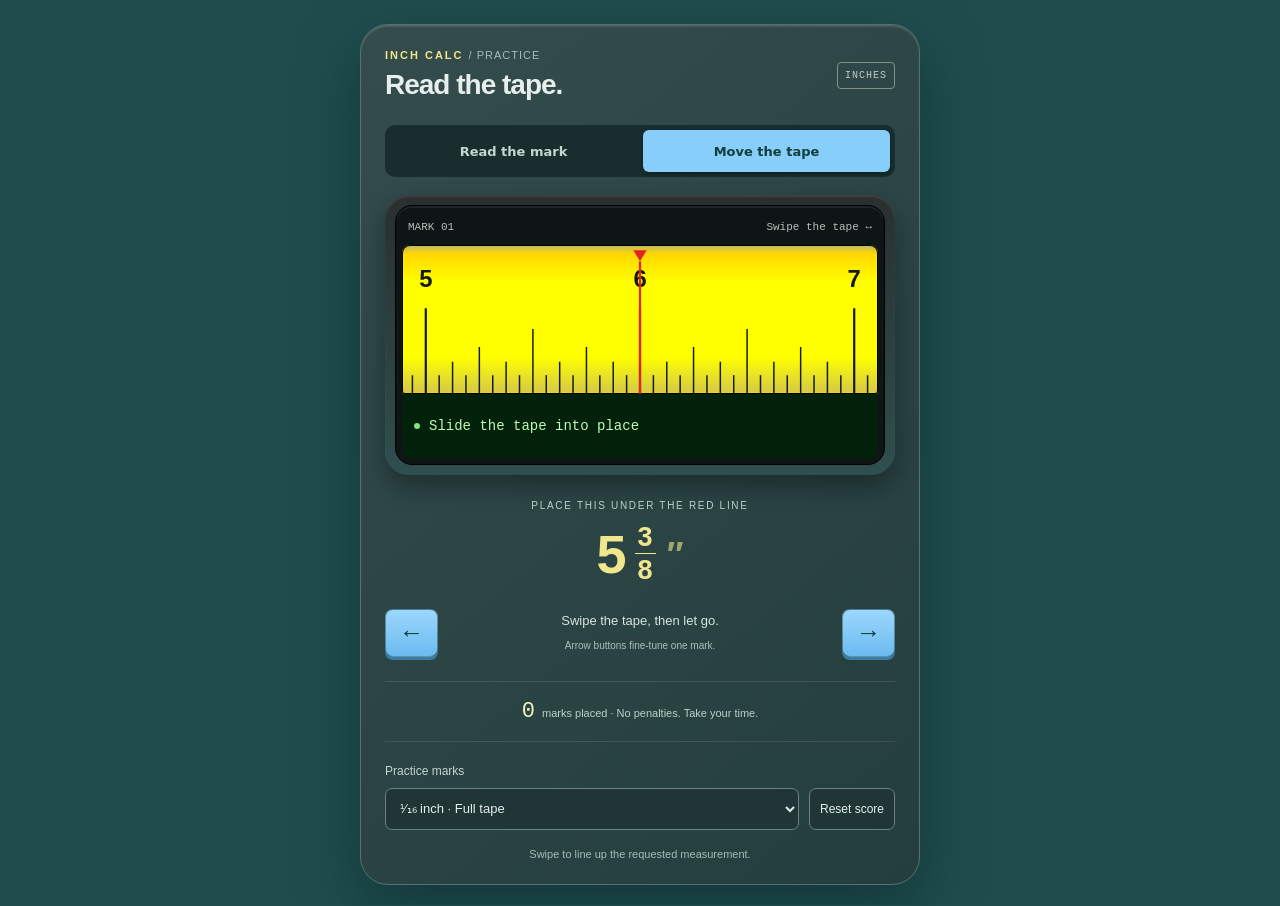
<file: calc_quiz.html>
<!doctype html>
<html lang="en"><head><meta charset="utf-8"><meta name="viewport" content="width=device-width, initial-scale=1, viewport-fit=cover"><meta name="theme-color" content="#1f4d4d"><title>Tape Practice · Inch Calc</title><style>
*{box-sizing:border-box}body{margin:0;min-height:100dvh;background:#1f4d4d;color:#e6efeb;font-family:-apple-system,BlinkMacSystemFont,"Segoe UI",sans-serif;display:grid;place-items:center;padding:24px 12px calc(20px + env(safe-area-inset-bottom))}.device{width:min(100%,560px);padding:24px;border:1px solid #557171;border-radius:28px;background:linear-gradient(140deg,#344c4c,#243d3d);box-shadow:0 24px 60px #09252580,inset 0 2px 1px #ffffff20}header{display:flex;align-items:center;justify-content:space-between;margin-bottom:24px}.brand{font-size:11px;letter-spacing:2px;font-weight:800;color:#f0e68c}.brand span{color:#a6bbbb;font-weight:500;letter-spacing:1px}h1{font-size:28px;letter-spacing:-1px;margin:8px 0 0}.badge{border:1px solid #80928a;border-radius:4px;padding:7px;font:10px monospace;letter-spacing:1px;color:#becdca}.bezel{border-radius:24px;background:linear-gradient(#2a2f2f,darkslategray);padding:10px;box-shadow:0 12px 24px #0005,inset 0 2px 2px #ffffff19}.rim{background:#0f1515;padding:6px;border:1px solid #000;border-radius:17px;overflow:hidden;box-shadow:inset 0 2px 0 #ffffff12}.question{padding:9px 6px 12px;display:flex;justify-content:space-between;color:#b2c1bb;font:11px monospace}.tape{overflow:hidden;border-radius:8px 8px 3px 3px;background:linear-gradient(to bottom,#bdb76b 0%,#ffd700 6%,#ff0 25%,#ff0 75%,#d6cc45 98%,#ffd700 100%);box-shadow:inset 0 0 0 1px #000}svg{display:block;width:100%;height:auto}.display{display:flex;gap:9px;align-items:center;min-height:64px;color:#bdfcb7;background:#02210a;border-radius:0 0 9px 9px;padding:12px;font:14px ui-monospace,monospace}.led{width:6px;height:6px;border-radius:100%;background:#7be783;flex-shrink:0}.display.wrong{color:#ffb9b5}.display.right{color:#6cff86}#feedback{font-family:Arial,sans-serif;font-size:33px;font-weight:900;margin-left:auto}.answer-label{display:flex;justify-content:space-between;font-size:10px;letter-spacing:1.5px;color:#b6c9c6;margin:25px 3px 12px}.answers{display:grid;grid-template-columns:1fr 1fr;gap:12px}.answer{position:relative;min-height:87px;border:1px solid #0005;border-radius:9px;background:linear-gradient(#f4eca3,#e0d77e);color:#172b26;box-shadow:0 5px 0 #a79e52,0 8px 10px #0004,inset 0 2px 1px #fff7;font-size:27px;font-weight:650;cursor:pointer;touch-action:manipulation;transition:transform .1s,filter .1s}.answer:nth-child(n+3){background:linear-gradient(#9cd7fc,#6bbbf0);box-shadow:0 5px 0 #377ea9,0 8px 10px #0004,inset 0 2px 1px #fff7}.answer small{position:absolute;left:10px;top:9px;font:10px monospace;opacity:.55}.answer:active{transform:translateY(4px);box-shadow:0 1px 0 #0005}.answer:disabled{cursor:default}.answer.correct{background:#8ce6a4;box-shadow:0 5px 0 #3c9253}.answer.incorrect{background:#ef9992;box-shadow:0 5px 0 #ab554f}.answer:focus-visible,select:focus-visible,.reset:focus-visible{outline:3px solid white;outline-offset:4px}@media(hover:hover){.answer:hover:not(:disabled){filter:brightness(1.08)}}.fraction{display:inline-flex;flex-direction:column;vertical-align:middle;text-align:center;font-size:.62em;line-height:1.05;margin:0 3px}.fraction span:first-child{border-bottom:1.5px solid currentColor;padding:0 3px 2px}.fraction span:last-child{padding-top:2px}.unit{font-size:.65em;opacity:.6;margin-left:3px}.stats{display:grid;grid-template-columns:1fr 1fr 1fr;margin-top:29px;padding:18px 0;border-top:1px solid #ffffff1b;border-bottom:1px solid #ffffff1b}.stats div{text-align:center;border-right:1px solid #ffffff1b}.stats div:last-child{border:0}.stats strong{display:block;font:22px ui-monospace,monospace;color:#eff1c2}.stats span{display:block;margin-top:6px;font-size:9px;letter-spacing:1.4px;color:#b2c5bf}footer{padding-top:19px}footer label{font-size:12px;color:#c5d5d0}.controls{display:flex;gap:10px;margin-top:9px}select,.reset{font:12px inherit;color:#e1eeea;background:#203535;border:1px solid #6a8280;border-radius:7px;min-height:42px;padding:8px 10px}select{flex:1;min-width:0;font-size:13px}.reset{cursor:pointer;font-size:12px}footer p{text-align:center;color:#a2bdb6;font-size:11px;margin:18px 0 0}@media(max-width:420px){body{padding:12px 8px}.device{padding:16px;border-radius:22px}header{margin-bottom:18px}h1{font-size:25px}.answer{min-height:76px}.question{font-size:10px}.display{font-size:12px}.keyboard{display:none}}@media(prefers-reduced-motion:reduce){*{transition:none!important}}
[hidden]{display:none!important}.modes{display:flex;gap:6px;background:#182e2e;padding:5px;border-radius:10px;margin-bottom:18px}.modes button{flex:1;min-height:42px;border:0;border-radius:6px;background:transparent;color:#c4d7d1;font:600 13px system-ui;cursor:pointer}.modes button[aria-pressed=true]{background:#87cefa;color:#123e3c;box-shadow:0 2px 4px #0005}.modes button:focus-visible,.nudge button:focus-visible{outline:3px solid #fff;outline-offset:2px}.tape.movable{cursor:grab;touch-action:pan-y;user-select:none}.tape.dragging{cursor:grabbing}#ruler{touch-action:pan-y;user-select:none}#ruler:focus-visible{outline:3px solid #87cefa;outline-offset:-3px}#movePanel{text-align:center;padding-top:25px}.target-label{font-size:10px;letter-spacing:1.7px;color:#bdd1ca}#targetValue{font-size:54px;font-weight:650;color:#f0e68c;min-height:86px;display:flex;justify-content:center;align-items:center;gap:5px}#targetValue .fraction{font-size:.5em}.nudge{display:flex;align-items:center;justify-content:space-between;gap:8px;margin-top:12px}.nudge button{background:linear-gradient(#9cd7fc,#6bbbf0);border:1px solid #0005;border-radius:8px;width:53px;min-height:48px;font-size:25px;color:#123e3c;box-shadow:0 3px 0 #377ea9;cursor:pointer;touch-action:manipulation}.nudge button:active{transform:translateY(2px)}.nudge span{font-size:13px;color:#d7e5df;line-height:1.8}.nudge small{font-size:10px;color:#abc2ba}#moveStats{border-top:1px solid #ffffff1b;border-bottom:1px solid #ffffff1b;padding:17px 0;margin-top:24px;text-align:center;font-size:11px;color:#bed1c9}#moveStats strong{font:22px ui-monospace,monospace;color:#eff1c2;margin-right:4px}

</style></head>
<body><main class="device"><header><div><div class="brand">INCH CALC <span>/ PRACTICE</span></div><h1>Read the tape.</h1></div><span class="badge">INCHES</span></header>
<nav class="modes" aria-label="Question type"><button id="choiceMode" aria-pressed="false">Read the mark</button><button id="moveMode" aria-pressed="true">Move the tape</button></nav><section class="bezel" aria-label="Tape reading question"><div class="rim"><div class="question"><span id="question">MARK 01</span><span id="instruction">Read the red line ↓</span></div><div class="tape"><svg id="ruler" viewBox="0 0 640 200" role="img" aria-label="Tape measure with a red line marking the measurement to identify"></svg></div><div class="display"><span class="led"></span><span id="message" role="status" aria-live="polite">What’s the measurement?</span><span id="feedback" aria-hidden="true"></span></div></div></section>
<section id="movePanel" hidden><div class="target-label">PLACE THIS UNDER THE RED LINE</div><div id="targetValue"></div><div class="nudge"><button id="nudgeLeft" aria-label="Move tape left one sixteenth inch">←</button><span>Swipe the tape, then let go.<br><small>Arrow buttons fine-tune one mark.</small></span><button id="nudgeRight" aria-label="Move tape right one sixteenth inch">→</button></div></section><div class="answer-label" id="answerLabel"><span>CHOOSE YOUR ANSWER</span><span>inches</span></div><div class="answers" id="answers" aria-label="Answer choices"></div>
<div id="moveStats" hidden><strong id="placed">0</strong> marks placed · No penalties. Take your time.</div><section class="stats" aria-label="Session results"><div><strong id="score">0 / 0</strong><span>CORRECT</span></div><div><strong id="accuracy">—</strong><span>ACCURACY</span></div><div><strong id="streak">0</strong><span>STREAK</span></div></section>
<footer><label for="precision">Practice marks</label><div class="controls"><select id="precision"><option value="4">¼ inch · Easy</option><option value="8">⅛ inch · Medium</option><option value="16" selected>¹⁄₁₆ inch · Full tape</option></select><button class="reset" id="reset" type="button">Reset score</button></div><p id="footerHint">Swipe to line up the requested measurement.</p></footer></main><script>
'use strict';
const $=id=>document.getElementById(id);
let target=-1,options=[],correct=0,total=0,streak=0,locked=false,timer;
const gcd=(a,b)=>b?gcd(b,a%b):a;
function fraction(n){const whole=Math.floor(n/16),r=n%16,d=gcd(r,16);return {whole,num:r/d,den:16/d};}
function label(n){const f=fraction(n);return (f.whole?f.whole+(f.num?' ':''):'')+(f.num?f.num+'/'+f.den:(!f.whole?'0':''))+'″';}
function markup(n){const f=fraction(n);return (f.whole||!f.num?f.whole:'')+(f.num?`<span class="fraction"><span>${f.num}</span><span>${f.den}</span></span>`:'')+'<span class="unit">″</span>';}
function shuffled(a){for(let i=a.length-1;i>0;i--){const j=Math.floor(Math.random()*(i+1));[a[i],a[j]]=[a[j],a[i]];}return a;}
function makeQuestion(den,previous){const step=16/den;let t;do{t=(1+Math.floor(Math.random()*(192/step)))*step;}while(t===previous);const pool=[];for(let delta=-4;delta<=4;delta++){const v=t+delta*step;if(delta&&v>0&&v<=192)pool.push(v);}return {target:t,options:shuffled([t,...shuffled(pool).slice(0,3)])};}
function draw(){const start=Math.max(0,Math.min(10,Math.floor(target/16)-1));const x=n=>32+(n-start*16)*18;let s='';for(let n=start*16;n<=start*16+32;n++){const xx=x(n);const h=n%16===0?115:n%8===0?87:n%4===0?63:n%2===0?43:25;s+=`<line x1="${xx}" x2="${xx}" y1="200" y2="${200-h}" stroke="#151a0c" stroke-width="${n%16===0?3:2}"/>`;if(n%16===0)s+=`<text x="${xx}" y="57" text-anchor="middle" fill="#141b0b" font-size="32" font-weight="650" font-family="Arial,sans-serif">${n/16}</text>`;}const p=x(target);s+=`<path d="M ${p-9} 7 L ${p+9} 7 L ${p} 22 Z" fill="#e52320"/><line x1="${p}" x2="${p}" y1="22" y2="200" stroke="#e52320" stroke-width="3"/>`;$('ruler').innerHTML=s;}
function choiceNext(){locked=false;const q=makeQuestion(Number($('precision').value),target);target=q.target;options=q.options;draw();$('question').textContent='MARK '+String(total+1).padStart(2,'0');$('message').textContent='What’s the measurement?';$('feedback').textContent='';document.querySelector('.display').className='display';$('answers').innerHTML=options.map((v,i)=>`<button type="button" class="answer" aria-label="${label(v)}" data-index="${i}"><small>${i+1}</small>${markup(v)}</button>`).join('');}
function answer(i){if(locked||!options[i])return;locked=true;const ok=options[i]===target;total++;if(ok){correct++;streak++;}else streak=0;$('score').textContent=correct+' / '+total;$('accuracy').textContent=Math.round(correct/total*100)+'%';$('streak').textContent=streak;$('feedback').textContent=ok?'✓':'✕';$('message').textContent=ok?'Correct · '+label(target):'Correct answer: '+label(target);document.querySelector('.display').className='display '+(ok?'right':'wrong');document.querySelectorAll('.answer').forEach((b,j)=>{b.disabled=true;if(options[j]===target)b.classList.add('correct');else if(j===i)b.classList.add('incorrect');});timer=setTimeout(()=>{const keyboard=document.activeElement?.classList.contains('answer');next();if(keyboard)$('answers').firstElementChild.focus({preventScroll:true});},ok?550:850);}
let mode='move',position=96,placed=0,drag=null,settleTimer;
const clamp=n=>Math.max(0,Math.min(192,n));
function nearbyTarget(pos,den){const step=16/den,candidates=[];for(let v=step;v<=192;v+=step)if(Math.abs(v-pos)>=2&&Math.abs(v-pos)<=12)candidates.push(v);return candidates[Math.floor(Math.random()*candidates.length)];}
function drawMove(){let s='';for(let n=Math.max(0,Math.floor(position-18));n<=Math.min(192,Math.ceil(position+18));n++){const x=320+(n-position)*18,h=n%16===0?115:n%8===0?87:n%4===0?63:n%2===0?43:25;s+=`<line x1="${x}" x2="${x}" y1="200" y2="${200-h}" stroke="#151a0c" stroke-width="${n%16===0?3:2}"/>`;if(n%16===0)s+=`<text x="${x}" y="57" text-anchor="middle" fill="#141b0b" font-size="32" font-weight="650" font-family="Arial,sans-serif">${n/16}</text>`;}s+='<path d="M311 7 L329 7 L320 22 Z" fill="#e52320"/><line x1="320" x2="320" y1="22" y2="200" stroke="#e52320" stroke-width="3"/>';$('ruler').innerHTML=s;$('ruler').setAttribute('aria-valuenow',String(position/16));$('ruler').setAttribute('aria-valuetext',label(Math.round(position)));}
function next(){if(mode==='choice'){choiceNext();return;}locked=false;target=nearbyTarget(position,Number($('precision').value));$('targetValue').innerHTML=markup(target);$('question').textContent='MARK '+String(placed+1).padStart(2,'0');$('message').textContent='Slide the tape into place';$('feedback').textContent='';document.querySelector('.display').className='display';drawMove();}
function cancelSettle(){clearTimeout(settleTimer);if(!locked){$('message').textContent='Slide the tape into place';document.querySelector('.display').className='display';}}
function settle(){if(mode!=='move'||locked||drag)return;position=clamp(Math.round(position));drawMove();if(position!==target){$('message').textContent='Keep adjusting — take your time';return;}$('message').textContent='Hold it there…';settleTimer=setTimeout(()=>{if(mode!=='move'||drag||locked||position!==target)return;locked=true;placed++;$('placed').textContent=placed;$('message').textContent='Perfect · '+label(target);$('feedback').textContent='✓';document.querySelector('.display').className='display right';timer=setTimeout(next,550);},450);}
function releaseDrag(){if(!drag)return;const id=drag.id;drag=null;if($('ruler').hasPointerCapture(id))$('ruler').releasePointerCapture(id);document.querySelector('.tape').classList.remove('dragging');}
function setMode(value){clearTimeout(timer);clearTimeout(settleTimer);releaseDrag();mode=value;locked=false;$('choiceMode').setAttribute('aria-pressed',mode==='choice');$('moveMode').setAttribute('aria-pressed',mode==='move');$('movePanel').hidden=mode!=='move';$('moveStats').hidden=mode!=='move';$('answerLabel').hidden=mode==='move';$('answers').hidden=mode==='move';document.querySelector('.stats').hidden=mode==='move';document.querySelector('.tape').classList.toggle('movable',mode==='move');$('instruction').textContent=mode==='move'?'Swipe the tape ↔':'Read the red line ↓';$('footerHint').textContent=mode==='move'?'Swipe to line up the requested measurement.':'Tap an answer. Keep going. Keys 1–4 work too.';const ruler=$('ruler');ruler.setAttribute('role',mode==='move'?'slider':'img');ruler.setAttribute('aria-label',mode==='move'?'Tape position. Use left and right arrows to move the tape.':'Tape measure with a red line marking the measurement to identify');if(mode==='move'){ruler.setAttribute('tabindex','0');ruler.setAttribute('aria-valuemin','0');ruler.setAttribute('aria-valuemax','12');}else{['tabindex','aria-valuemin','aria-valuemax','aria-valuenow','aria-valuetext'].forEach(a=>ruler.removeAttribute(a));}next();}
$('ruler').addEventListener('pointerdown',e=>{if(mode!=='move'||locked||drag||e.button!==0)return;cancelSettle();drag={id:e.pointerId,x:e.clientX,position,scale:640/$('ruler').getBoundingClientRect().width};$('ruler').setPointerCapture(e.pointerId);document.querySelector('.tape').classList.add('dragging');});
$('ruler').addEventListener('pointermove',e=>{if(!drag||e.pointerId!==drag.id)return;position=clamp(drag.position-(e.clientX-drag.x)*drag.scale/18);drawMove();});
$('ruler').addEventListener('pointerup',e=>{if(!drag||e.pointerId!==drag.id)return;releaseDrag();settle();});
$('ruler').addEventListener('pointercancel',()=>{releaseDrag();cancelSettle();position=clamp(Math.round(position));if(mode==='move')drawMove();});
$('ruler').addEventListener('lostpointercapture',()=>{if(drag){releaseDrag();cancelSettle();}});
function nudge(delta){if(mode!=='move'||locked||drag)return;cancelSettle();position=clamp(Math.round(position)+delta);drawMove();settle();}
$('nudgeLeft').addEventListener('click',()=>nudge(1));$('nudgeRight').addEventListener('click',()=>nudge(-1));
$('ruler').addEventListener('keydown',e=>{if(mode==='move'&&['ArrowLeft','ArrowRight'].includes(e.key)){e.preventDefault();nudge(e.key==='ArrowLeft'?1:-1);}});
$('choiceMode').addEventListener('click',()=>setMode('choice'));$('moveMode').addEventListener('click',()=>setMode('move'));
$('answers').addEventListener('click',e=>{const b=e.target.closest('button');if(b&&mode==='choice')answer(Number(b.dataset.index));});
document.addEventListener('keydown',e=>{if(mode!=='choice'||e.repeat||/SELECT|INPUT/.test(e.target.tagName))return;if(/^[1-4]$/.test(e.key)){e.preventDefault();answer(Number(e.key)-1);}});
$('precision').addEventListener('change',()=>setMode(mode));$('reset').addEventListener('click',()=>{correct=total=streak=placed=0;$('score').textContent='0 / 0';$('accuracy').textContent='—';$('streak').textContent='0';$('placed').textContent='0';setMode(mode);});setMode('move');

</script></body></html>
</file>
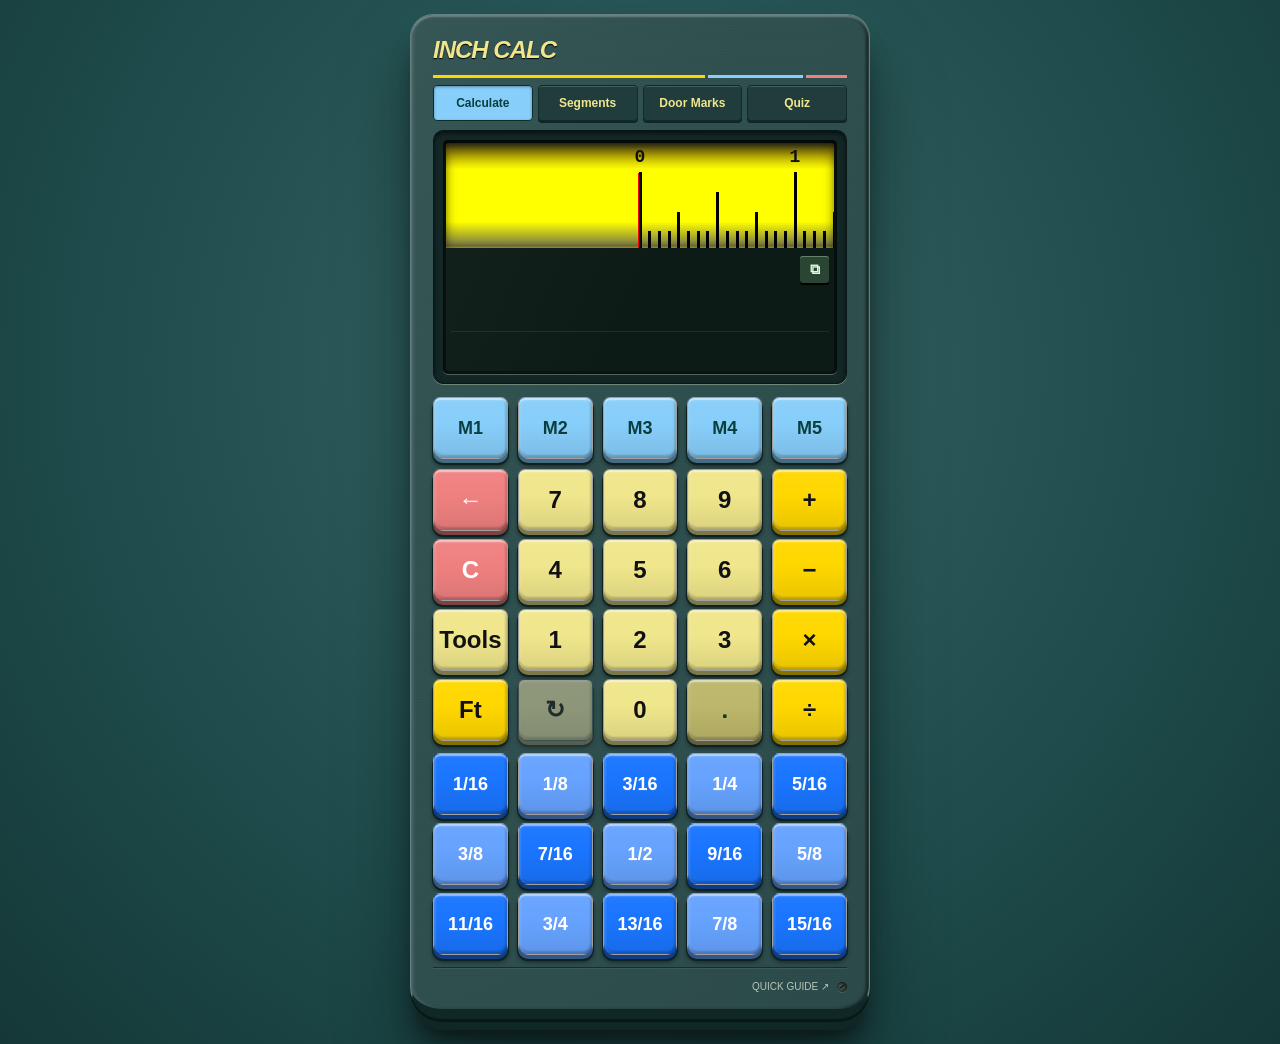
<file: inch_calc_quiz.html>
<!DOCTYPE html>
<html lang="en">
<head>
  <meta charset="utf-8" />
  <meta name="viewport" content="width=device-width, initial-scale=1, viewport-fit=cover" />
  <title>Inch Calc · Model 84</title><meta name="description" content="Ray’s tape measure calculator, reimagined as a tactile 1980s shop instrument.">

  <!-- Fonts & CSS -->
  
  
  <style>
/* ---------- Reset ---------- */
  *, *::before, *::after { box-sizing: border-box }
  html, body { height: 100% }
  html, body { -webkit-user-select: none; user-select: none; -webkit-touch-callout: none; }

  body{
    margin:0; background:#1f4d4d; color:#111;
    font-family:"aktiv-grotesk",-apple-system,system-ui,"Segoe UI",Roboto,Arial,sans-serif;
    -webkit-font-smoothing:antialiased;
    display:flex; justify-content:center; align-items:stretch;
    padding: 10px 10px calc(env(safe-area-inset-bottom, 0px) + 10px) 10px;
    min-height: 100dvh;
    height: 100dvh;
    overflow:hidden;
  }

  :root{
    --card-max:420px; --gap:8px; --tile:56px; --pad:var(--gap);
    --tape-min:120px; --results-min:140px; --history-min:40px; --output-min:40px;
    --results-pad-top: var(--pad);
    --results-pad-bottom: var(--pad);

    /* theme */
    --card:#fff; --display-bg:#02210a; --display-text:#0f0;

    /* legacy role defaults */
    --num:khaki; --op:gold; --frac:#64b5f6; --dec:darkkhaki; --clear:lightcoral; --mem:lightskyblue;

    /* Bezel */
    --bezel-radius:22px; --bezel-rim-radius:16px; --bezel-pad:6px;
    --bezel-outer:#1a1f1f; --bezel-inner:#0f1515;
    --bezel-hi:rgba(255,255,255,.07); --bezel-lo:rgba(0,0,0,.65); --bezel-divider:rgba(255,255,255,.08);
  }



  /* ---------- Card (stacked zones) ---------- */
.card{
  width:clamp(320px,100%,var(--card-max)); height:100%;
  display:grid; gap:var(--gap);
  grid-template-rows:auto auto 1fr;
  grid-template-areas:
    "bezel"
    "memory"
    "keypad";
}

  .panel{
    background:var(--card); border-radius:8px; background-color:darkslategrey;
    box-shadow:0 8px 24px rgba(0,0,0,.15); overflow:hidden;
  }
  .pad{ padding:var(--pad) }
  .bezel .tape .center-line { left: var(--center-line-left, 50.1%) !important; }

  /* ===== Bezel ===== */
  .bezel{ grid-area:bezel }
  .bezel{
    background:linear-gradient(#2a2f2f,darkslategray);
    border-radius:calc(var(--bezel-radius) + 6px);
    padding:11px;
    box-shadow: 0 18px 40px rgba(0,0,0,.55), inset 0 2px 6px rgba(255,255,255,.03);
    max-height: calc(var(--tape-min) + var(--results-min) + 34px);
  }
  .bezel__rim{
    background:var(--bezel-inner); border-radius:var(--bezel-rim-radius); padding:var(--bezel-pad);
    box-shadow: inset 0 2px 0 var(--bezel-hi), inset 0 -2px 0 var(--bezel-lo), 0 0 0 1px #000;
    overflow:hidden;
    height:100%;
    display:grid; grid-template-rows: minmax(var(--tape-min), auto) minmax(var(--results-min), 1fr);
  }
  .bezel .panel{ border-radius:0; box-shadow:none; background:transparent; }
  .bezel .tape{ border-top-left-radius:16px; border-top-right-radius:16px; border-bottom-left-radius:11px; border-bottom-right-radius:11px;}
  .bezel .results{ border-bottom-left-radius:12px; border-bottom-right-radius:12px; }
  .bezel .results .output{ border-top:1px solid var(--bezel-divider); }
  .tape-inner{ box-shadow: inset 0 0 0 2px rgba(0,0,0,.55); }

  /* ---------- Tape ---------- */
  .tape{ position:relative; min-height:var(--tape-min); }
  .tape-inner{
    position:absolute; inset:0; border:1px solid #000;
    background:linear-gradient(to bottom,
      rgba(189,183,107,.3) 0%, rgba(255,215,0,.6) 6%, #ff0 25%, #ff0 75%,
      rgba(189,183,107,.6) 98%, rgba(255,215,0,.8) 100%);
  }
  #tape{ touch-action:none; cursor:pointer; }
  .center-line{ position:absolute; top:29%; left:50.1%; width:5px; height:75%; background:red; transform:translateX(-50%); }
  .tick{ position:absolute; bottom:0; width:3px; background:#000; }
  .tick.small{ height:19px } .tick.med{ height:39px } .tick.lg{ height:60px } .tick.num{ height:80px }
  .tick-label{
    position:absolute; bottom:85px; width:50px; text-align:center; transform:translateX(-50%);
    font-size:22px; font-weight:600; line-height:1; letter-spacing:.02em;
    font-feature-settings:"tnum" 1; font-variant-numeric:tabular-nums;
    filter:url(#textInnerShadow);
  }
  .sweep{ position:absolute; inset:0; pointer-events:none; }
  .sweep::before{
    content:""; position:absolute; left:100%; top:0; width:100%; height:100%;
    background:linear-gradient(120deg, rgba(0,0,0,.08), rgba(0,0,0,.28) 50%, rgba(0,0,0,.08));
    transform:skewX(20deg); opacity:0;
  }
  @keyframes sweep{ 0%{left:100%;opacity:.6} 100%{left:-100%;opacity:0} }
  .sweep.animate::before{ animation:sweep .8s ease-in-out forwards; }
  /* ---------- Results ---------- */
  .results{ background:var(--display-bg); color:var(--display-text); min-height:0; }
  .results .pad{
    display:flex; flex-direction:column; gap:8px; height:100%;
    padding-top:var(--results-pad-top, var(--pad));
    padding-bottom:var(--results-pad-bottom, var(--pad));
  }
  .history-row{
    display:flex;
    align-items:flex-start;
    gap:8px;
    flex:1 1 0;
    min-height:0;
    overflow:hidden;
  }
  .history{
    min-height:var(--history-min); flex:1 1 0; max-height:100%;
    overflow:auto;
    font-size:clamp(26px, 3.35vw, 28px);
    display:flex; flex-direction:column; gap:4px;
  }
  .row.input{ letter-spacing:.04em; font-size:clamp(20px, 3.1vw, 26px); opacity:.9; }
  #inputLine{ display:block; }
  .output{
    display:flex; justify-content:space-between; gap:8px;
    font-size:clamp(24px, 3.1vw, 26px);
    color:#bdfcb7; padding-top:6px;
    border-top:1px solid rgba(255,255,255,.1);
    min-height:var(--output-min);
    flex-shrink:0;
  }
  /* Re-enable selection for history and outputs */
  .history, .output, .output *{ -webkit-user-select:text; user-select:text; }

  .eq-save-btn{
    width:40px; height:40px;
    border-radius:999px;
    border:0;
    display:grid; place-items:center;
    font-size:18px; font-weight:700;
    cursor:pointer;
    background:#0e5f3a;
    color:#dfffe0;
    box-shadow:0 1px 3px rgba(0,0,0,.35), inset 0 1px 0 rgba(255,255,255,.12);
    flex-shrink:0;
    align-self:flex-start;
  }
  .eq-save-btn:hover{
    filter:brightness(1.07);
    box-shadow:0 3px 8px rgba(0,0,0,.4), inset 0 1px 0 rgba(255,255,255,.16);
  }
  .eq-save-btn:active{
    transform:translateY(1px) scale(.98);
    box-shadow:inset 0 2px 5px rgba(0,0,0,.45);
  }
  .eq-save-btn:focus-visible{
    outline:2px solid #0ea5a5;
    outline-offset:2px;
  }

  /* ---------- Memory ---------- */
  .memory{ grid-area:memory }
  .memory-grid{ display:grid; gap:var(--gap); grid-template-columns:repeat(5,1fr); grid-template-rows:repeat(1,var(--tile)); }

  /* ---------- Console (5×4) ---------- */
  .console{ grid-area:console }
  .console-grid{
    margin-top:-8px; display:grid; gap:var(--gap);
    grid-template-columns:repeat(5,1fr);
    grid-template-rows:repeat(4,var(--tile));
  }
  .r1{grid-row:1}.r2{grid-row:2}.r3{grid-row:3}.r4{grid-row:4}
  .c1{grid-column:1}.c2{grid-column:2}.c3{grid-column:3}.c4{grid-column:4}.c5{grid-column:5}

  /* ---------- Fractions (5×3) ---------- */
  .fractions{ grid-area:fractions }
  .fract-grid{
    margin-top:8px; display:grid; gap:var(--gap);
    grid-template-columns:repeat(5,1fr);
    grid-template-rows:repeat(3,var(--tile));
  }

  /* ---------- Buttons (updated) ---------- */
  .btn{
    --btn-bg:var(--_btn-bg, var(--num));
    --btn-fg:var(--_btn-fg, currentColor);
    --btn-img:var(--_btn-img, none);

    width:100%; height:100%;
    display:grid; place-items:center;
    border:0; border-radius:5px; font-weight:600;
    font-size:clamp(14px, calc(var(--tile)*.42), 20px);
    color:var(--btn-fg);

    background-image:var(--btn-img), linear-gradient(var(--btn-bg), var(--btn-bg));
    background-repeat:no-repeat; background-size:cover, auto;
    box-shadow:0 2px 4px rgba(0,0,0,.2), inset 0 1px 0 rgba(255,255,255,.12);
    -webkit-tap-highlight-color:transparent;
    position:relative; overflow:hidden; touch-action:manipulation;

    /* Smooth fade back after release */
    filter: brightness(1) saturate(1);
    transition: filter .35s ease, transform .12s ease, box-shadow .2s ease;
  }

  /* Role variants */
  .btn.operator{ --_btn-bg:var(--op);   --_btn-fg:#111; }
  .btn.frac    { --_btn-bg:var(--frac); --_btn-fg:#063c67; }
  .btn.dec     { --_btn-bg:var(--dec);  --_btn-fg:#0c3a10; }
  .btn.clear,
  .btn.back    { --_btn-bg:var(--clear);--_btn-fg:#fff; }
  .btn.mem     { --_btn-bg:var(--mem);  --_btn-fg:#083f3f; }

  /* Hover (only on devices that support hover) */
  @media (hover:hover){
    .btn:hover{
      background-image:var(--btn-img), linear-gradient(
        color-mix(in oklab, var(--btn-bg), white var(--hover-lift, 20%)),
        color-mix(in oklab, var(--btn-bg), white var(--hover-lift, 20%))
      );
      box-shadow:0 4px 10px rgba(0,0,0,.25), inset 0 1px 0 rgba(255,255,255,.14);
      transform: translateY(-0.5px);
    }
    .btn.frac:hover{ --btn-bg: color-mix(in oklab, var(--btn-bg), white 12%); }
  }

  /* Pressed while finger is down — fades back via the base transition */
  .btn:active{
    filter: brightness(.82) saturate(1.05);
    transform: translateY(1px) scale(.985);
    box-shadow: inset 0 2px 6px rgba(0,0,0,.35), inset 0 -1px 0 rgba(255,255,255,.06);
  }

  /* Disabled */
  .btn[disabled]{
    opacity:.5; filter: saturate(.15) brightness(1); pointer-events:none;
  }

  /* Text/selection guards */
  .btn, .btn .btn-label{ -webkit-user-select:none; user-select:none; -webkit-touch-callout:none; }
  .btn .btn-label{ line-height:1; filter:url(#textInnerShadow); }
  .btn .btn-label::selection{ background:transparent; color:inherit; }

  /* Reduced motion */
  @media (prefers-reduced-motion: reduce){
    .btn{ transition:none; }
  }

  /* Focus */
  .btn:focus-visible{ outline:2px solid #0ea5a5; outline-offset:2px; }

  /* --- Press ripple --- */
  .ripple{
    position:absolute; border-radius:999px; pointer-events:none;
    transform:translate(-50%,-50%) scale(0); opacity:.35; background:rgba(255,255,255,.65);
    animation:ripple .45s ease-out forwards;
  }
  @keyframes ripple{ to{ transform:translate(-50%,-50%) scale(14); opacity:0 } }

  /* --- Hold arming pulse --- */
  .btn.hold{ box-shadow:0 0 0 0 rgba(14,165,165,.55); animation:pulseRing 1s ease-out infinite; }
  @keyframes pulseRing{ 0%{box-shadow:0 0 0 0 rgba(14,165,165,.55)} 100%{box-shadow:0 0 0 12px rgba(14,165,165,0)} }

  /* Memory “saved” flash */
  .btn.mem.saved{
    --btn-bg: color-mix(in oklab, var(--mem), #22c55e 46%);
    box-shadow:0 0 0 2px #22c55e inset, 0 0 16px rgba(34,197,94,.35);
    animation:pop .16s ease;
  }
  .btn.mem.saved::after{
    content:"✓"; position:absolute; top:50%; left:50%; transform:translate(-50%,-50%);
    font-weight:800; font-size:1.1em; color:#063; opacity:.95; pointer-events:none;
  }
  @keyframes pop{ from{transform:scale(.97)} to{transform:scale(1)} }

  /* Copy toast */
  #copyToast{
    position:fixed; left:50%; transform:translateX(-50%); bottom:12px;
    background:#111; color:#fff; padding:8px 12px; border-radius:8px;
    display:none; gap:8px; align-items:center; z-index:45; box-shadow:0 8px 24px rgba(0,0,0,.25);
    font-size:14px;
  }
	  
	  
	/* Link tiles on the landing card */
.link-grid {
  display:grid; grid-template-columns: repeat(2, 1fr); gap: 10px; margin-top: 8px;
}
.tile {
  display:grid; align-content:center; gap:6px;
  min-height: 86px; border-radius: 12px; padding: 10px;
  background: linear-gradient(180deg, #162121, #0f1515);
  box-shadow: inset 0 1px 0 rgba(255,255,255,.04), 0 6px 18px rgba(0,0,0,.25);
  border: 1px solid rgba(255,255,255,.08);
}
.tile a { color:#aef; font-weight:700; text-decoration:none }
.tile small { color:#9ed; opacity:.9 }

/* Little inline pills for legends/icons */
.pill {
  display:inline-grid; place-items:center; padding:2px 8px; border-radius:999px;
  background: rgba(255,255,255,.08); border:1px solid rgba(255,255,255,.12);
  font-weight:700; font-size:.9em; color:#dff;
}

/* Keep your existing #installBtn look consistent inside slides */
#installBtn { background:#0ea5a5; color:#111; border:none; border-radius:8px; padding:8px 12px; cursor:pointer; display:none }

/* ===== Tools Modal (tabs) ===== */
/* Backdrop / container */
.cm-backdrop{
  position: fixed;
  inset: 0;
  display: none;                  /* toggled via aria-hidden */
  align-items: center;
  justify-content: center;
  background: rgba(0,0,0,.45);
  z-index: 30;
  -webkit-backdrop-filter: blur(2px);
  backdrop-filter: blur(2px);
}
.cm-backdrop[aria-hidden="false"]{ display:flex; }

.cm-modal{
  /* match app bezel aesthetics */
  background: linear-gradient(#2a2f2f, #152222);
  border-radius: calc(var(--bezel-radius, 22px));
  box-shadow: 0 18px 40px rgba(0,0,0,.55), inset 0 2px 6px rgba(255,255,255,.03);
  color: #e9f5f5;

  width: min(96vw, 780px);
  height: min(90vh, 860px);

  display: flex;
  flex-direction: column;
  overflow: hidden;
}

/* Title bar */
.cm-headbar{
  display: flex;
  align-items: center;
  justify-content: space-between;
  padding: 10px 14px;
  background: var(--bezel-inner, #0f1515);
  border-bottom: 1px solid var(--bezel-divider, rgba(255,255,255,.08));
}
.cm-headbar h2{
  margin: 0;
  font-size: clamp(16px, 2.6vw, 18px);
  letter-spacing: .02em;
  color: #d7f0f0;
}

.cm-iconbtn{
  appearance: none;
  background: transparent;
  border: 0;
  color: #d7f0f0;
  font-size: 18px;
  cursor: pointer;
  width: 32px; height: 32px;
  border-radius: 8px;
}
.cm-iconbtn:hover{ background: rgba(255,255,255,.07); }
.cm-iconbtn:focus-visible{ outline: 2px solid #0ea5a5; outline-offset: 2px; }

/* Tabs */
.cm-tabs{
  display: flex;
  gap: 8px;
  padding: 8px 10px;
  background: linear-gradient(180deg, #0f1515, #101b1b);
  border-bottom: 1px solid var(--bezel-divider, rgba(255,255,255,.08));
  overflow-x: auto;
  scrollbar-width: none;
}
.cm-tabs::-webkit-scrollbar{ display: none; }

.cm-tab{
  appearance: none;
  border: 1px solid rgba(255,255,255,.12);
  background: rgba(255,255,255,.06);
  color: #d7f0f0;
  font-weight: 700;
  border-radius: 999px;
  padding: 8px 12px;
  font-size: 13px;
  letter-spacing: .02em;
  cursor: pointer;
  box-shadow: inset 0 1px 0 rgba(255,255,255,.1);
  transition: transform .12s ease, filter .2s ease, box-shadow .2s ease;
}
.cm-tab:active{ transform: translateY(1px); }
.cm-tab[aria-selected="true"]{
  background: linear-gradient(180deg, #2ad3c9, #0ea5a5);
  color: #062f2f;
  border-color: rgba(14,165,165,.7);
  box-shadow: 0 6px 16px rgba(0,0,0,.35), inset 0 1px 0 rgba(255,255,255,.4);
}
.cm-tab:focus-visible{ outline: 2px solid #0ea5a5; outline-offset: 2px; }

/* Panel viewport */
.cm-body{
  position: relative;
  flex: 1;
  background: linear-gradient(180deg, #0f1919, #0b1515);
  padding: 10px;
  overflow: hidden;
}
.cm-body::before{
  content: "";
  position: absolute;
  inset: 0;
  background:
    radial-gradient(420px circle at 100% 0%, rgba(14,165,165,.18), transparent 60%),
    radial-gradient(380px circle at 0% 100%, rgba(255,215,0,.12), transparent 65%);
  pointer-events: none;
}

.cm-panel{
  position: relative;
  height: 100%;
  overflow: auto;
  padding: 6px;
  display: none;
  -webkit-overflow-scrolling: touch;
  overscroll-behavior: contain;
}
.cm-panel[aria-hidden="false"]{
  display: block;
  animation: cmPanelIn .2s ease;
}
@keyframes cmPanelIn{
  from{ opacity: 0; transform: translateY(6px); }
  to{ opacity: 1; transform: translateY(0); }
}

/* Cards inside panels */
.cm-card{
  background: linear-gradient(180deg, #fff7d5, #f3e0a6);
  color: #1a1f1f;
  border-radius: 14px;
  box-shadow: 0 12px 32px rgba(0,0,0,.35), inset 0 0 0 1px rgba(0,0,0,.12);
  border: 1px solid rgba(0,0,0,.12);
  padding: 16px 18px;
  margin-bottom: 12px;
}
.cm-panel .cm-card:last-child{ margin-bottom: 0; }
@media (prefers-color-scheme: dark){
  .cm-card{
    background: linear-gradient(180deg, #0f1a1a, #0c1414);
    color: #dbeef0;
    border-color: rgba(255,255,255,.08);
    box-shadow: 0 12px 32px rgba(0,0,0,.45), inset 0 0 0 1px rgba(255,255,255,.06);
  }
}

/* Card typography */
.cm-card-head{
  font-weight: 800;
  margin-bottom: 6px;
  font-size: clamp(16px, 2.5vw, 18px);
}
.cm-card-sub{ margin: 0 0 10px 0; opacity: .85; }
.cm-list{ padding-left: 16px; margin: 8px 0 12px 0; }
.cm-list li{ margin: 6px 0; }
.cm-note{ font-size: 13px; opacity: .8; }

/* Tiles / links inside cards */
.cm-tiles{
  display: grid;
  gap: 8px;
  grid-template-columns: repeat(2, minmax(0, 1fr));
  margin-top: 10px;
}
@media (max-width: 420px){
  .cm-tiles{ grid-template-columns: 1fr; }
}
.cm-tile{
  display: inline-flex; align-items: center; justify-content: center;
  padding: 10px 12px; border-radius: 10px; text-decoration: none; cursor: pointer;
  background: linear-gradient(180deg, #9fe7e2, #66cfc8);
  color: #083f3f; font-weight: 700; border: 0;
  box-shadow: 0 2px 6px rgba(0,0,0,.25), inset 0 1px 0 rgba(255,255,255,.4);
  transition: filter .2s ease, transform .12s ease;
}
.cm-tile:hover{ filter: brightness(1.05); }
.cm-tile:active{ transform: translateY(1px); }
.cm-tile:focus-visible{ outline: 2px solid #0ea5a5; outline-offset: 2px; }

/* Simple two-column grid in a card */
.cm-grid2{ display: grid; gap: 12px; grid-template-columns: 1fr; }
@media (min-width: 640px){
  .cm-grid2{ grid-template-columns: 1fr 1fr; }
}

.eq-list{
  display:flex;
  flex-direction:column;
  gap:8px;
  max-height:100%;
  overflow:auto;
}
.eq-row{
  width:100%;
  border-radius:12px;
  padding:8px 10px;
  background:#0f1515;
  color:#d7f0f0;
  box-shadow:inset 0 0 0 1px rgba(255,255,255,.08);
  display:flex;
  align-items:flex-start;
  gap:10px;
}
.eq-body{
  flex:1;
  border:0;
  background:transparent;
  text-align:left;
  color:inherit;
  display:flex;
  flex-direction:column;
  gap:4px;
  cursor:pointer;
}
.eq-body:focus-visible{
  outline:2px solid #0ea5a5;
  outline-offset:2px;
}
.eq-equation{
  font-weight:700;
  color:rgb(21, 199, 4);
  font-size:clamp(16px, 2.6vw, 20px);
  line-height:1.35;
}
.eq-equation .eq-result-group{
  color:rgb(179, 179, 179);
}
.eq-meta{
  font-size:12px;
  opacity:.75;
  cursor:pointer;
}
.eq-meta.hold{
  opacity:1;
  text-decoration:underline;
}
.eq-empty{
  font-size:13px;
  opacity:.8;
}
.eq-actions{
  display:flex;
  flex-direction:row;
  justify-content:flex-end;
  gap:6px;
  align-self:center;
}
.eq-actions button{
  border:0;
  width:30px;
  height:30px;
  border-radius:8px;
  background:rgba(255,255,255,.08);
  color:#e5f6f6;
  cursor:pointer;
}
.eq-actions button:hover{
  background:rgba(255,255,255,.18);
}
.eq-actions button:focus-visible{
  outline:2px solid #0ea5a5;
  outline-offset:2px;
}

	  /* Fraction rounding arrow polish */
#fractionLine::first-letter {}
#fractionLine {
  letter-spacing: .01em;
}
#fractionLine:has(> .arrow) { /* optional if you wrap the arrow in a span */
  gap: .35rem;
}
.arrow {
  opacity: .9;
  margin-right: .35rem;
  display:inline-flex;
  align-items:center;
  justify-content:center;
  font-size:1.2em;
  line-height:1;
  padding:0 .15rem;
}

#fractionLine { display:inline-flex; align-items:baseline; gap:.3rem; }
	  
	  
/* Motion preferences */
@media (prefers-reduced-motion: reduce){
  .cm-panel{ animation: none !important; }
  .cm-tab, .cm-iconbtn, .cm-tile{ transition: none !important; }
}
	  
	 .cm-groupgrid{
  display:grid; gap:12px;
  grid-template-columns:1fr;
}
@media (min-width:640px){ .cm-groupgrid{ grid-template-columns:1fr 1fr; } }

.mc-card{
  border-radius:12px; padding:12px; cursor:pointer;
  background:linear-gradient(180deg,#162121,#0f1515);
  color:#d7f0f0; border:1px solid rgba(255,255,255,.08);
  box-shadow: inset 0 1px 0 rgba(255,255,255,.04), 0 6px 18px rgba(0,0,0,.25);
}
.mc-title{ font-weight:800; margin-bottom:6px; font-size:clamp(14px,2.2vw,16px) }
.mc-slots{
  display:grid; gap:8px; grid-template-columns:repeat(2,1fr);
}
.mc-slot{
  display:flex; align-items:center; justify-content:space-between; gap:8px;
  background:#0f1515; border:1px solid rgba(255,255,255,.08); border-radius:10px; padding:8px 10px;
}
.mc-k{ opacity:.7; }
.mc-v{ font-weight:800; }
 
.mem-livegrid{
  margin-top: 8px;
  padding: 8px;
  color: #e9f5f5;
  border-radius: 7px;
  background: #2f4f4f;
  border: 1px solid rgba(255,255,255,.08);
  display:flex;
  flex-direction:column;
  gap:8px;
}
.mem-live-head{
  display:flex;
  align-items:center;
  justify-content:space-between;
  font-weight:700;
  font-size:clamp(13px,2.1vw,14px);
}
.mem-live-note{
  font-size:12px;
  opacity:.75;
}
.mem-live-row{
  display:grid;
  grid-template-columns:repeat(5,minmax(0,1fr));
  gap:6px;
}
.mem-sets{
  margin-top:14px;
  display:flex;
  flex-direction:column;
  gap:10px;
}
.mem-sets-heading{
  display:flex;
  align-items:center;
  justify-content:space-between;
  font-weight:700;
}
.mem-sets-list{
  display:flex;
  flex-direction:column;
  gap:10px;
  max-height:320px;
  overflow-y:auto;
  padding-right:2px;
}
.mem-set-row{
  border-radius:7px;
  padding:8px;
  background:#2f4f4f;
  border:1px solid rgba(255,255,255,.08);
  display:flex;
  flex-direction:column;
  gap:5px;
}
.mem-set-header{
  display:flex;
  align-items:center;
  gap:10px;
}
.mem-set-actions{
  display:flex;
  align-items:center;
  gap:10px;
}
.mem-set-name{
  flex:1;
  border-radius:4px;
  border:1px solid rgba(255,255,255,.12);
  background:rgba(255,255,255,.04);
  color:#d7f0f0;
  font-weight:600;
  padding:6px 8px;
}
.mem-set-name::placeholder{ color:rgba(255,255,255,.45); }
.mem-set-action{
  border:0;
  border-radius:8px;
  background:rgba(255,255,255,.08);
  color:#e5f6f6;
  width:32px;
  height:32px;
  font-size:16px;
  cursor:pointer;
}
.mem-set-action:hover{ background:rgba(255,255,255,.16); }
.mem-set-action:focus-visible{ outline:2px solid #0ea5a5; outline-offset:2px; }
.mem-set-buttons{
  display:grid;
  grid-template-columns:repeat(5,minmax(0,1fr));
  gap:8px;
}
.mem-set-slot{
  display:flex;
  align-items:center;
  justify-content:center;
  text-align:center;
  border:0;
  border-radius:5px;
  padding:10px 6px;
  min-height:44px;
  font-weight:700;
  font-size:clamp(14px,2.3vw,16px);
  background:var(--mem, lightskyblue);
  color:#083f3f;
  box-shadow:0 2px 4px rgba(0,0,0,.2), inset 0 1px 0 rgba(255,255,255,.12);
  cursor:pointer;
}
.mem-set-slot:hover:not(.empty){
  filter:brightness(1.05);
}
.mem-set-slot:focus-visible{
  outline:2px solid #0ea5a5;
  outline-offset:2px;
}
.mem-set-slot.empty{
  opacity:.6;
  cursor:default;
}
.mem-live-slot{
  cursor:default;
}
.mem-live-slot:disabled{
  opacity:.85;
  filter:none;
}
.mem-sets-empty{
  font-size:13px;
  opacity:.75;
}
.chalk-width-grid{
  display:grid;
  grid-template-columns:repeat(2,minmax(0,1fr));
  gap:10px;
  margin-bottom:12px;
}
.chalk-field label{
  display:block;
  font-size:12px;
  margin-bottom:2px;
  opacity:.8;
}
.chalk-field input{
  width:100%;
  border-radius:8px;
  border:1px solid rgba(0,0,0,.25);
  padding:6px 8px;
  font-size:14px;
  background:#fff;
}
@media (prefers-color-scheme: dark){
  .chalk-field input{
    background:#0b1515;
    color:#f5fffb;
    border-color:rgba(255,255,255,.18);
  }
}
.chalk-calc-btn{
  width:100%;
  justify-content:center;
  margin-top:4px;
}
.chalk-keypad{
  margin-top:10px;
}
.chalk-keypad-grid{
  display:grid;
  grid-template-columns:repeat(3,minmax(0,1fr));
  gap:6px;
  margin-bottom:8px;
}
.chalk-fraction-grid{
  display:grid;
  grid-template-columns:repeat(5,minmax(0,1fr));
  gap:6px;
}
.chalk-pad-key{
  border:1px solid rgba(255,255,255,.22);
  background:#0f1515;
  color:#f3fff4;
  border-radius:8px;
  padding:8px 4px;
  font-family:"dunbar-tall", sans-serif;
  font-size:14px;
  cursor:pointer;
}
.chalk-clear{ background:#263235; }
.chalk-field input.chalk-active{
  outline:2px solid #0ea5a5;
}
.chalk-mode-status{
  margin-top:12px;
  font-size:13px;
  opacity:.85;
}
.chalk-results{
  margin-top:8px;
  border-radius:10px;
  padding:10px;
  background:#0f1515;
  box-shadow:inset 0 0 0 1px rgba(255,255,255,.08);
  max-height:260px;
  overflow-y:auto;
  color:#f3fff4;
}
.chalk-results-empty{
  font-size:13px;
  opacity:.8;
}
.chalk-row{
  display:flex;
  justify-content:flex-start;
  align-items:center;
  gap:10px;
  padding:6px 0;
  border-bottom:1px dashed rgba(255,255,255,.08);
}
.chalk-row:last-child{ border-bottom:none; }
.chalk-pos-in{
  font-size:clamp(18px, 3.3vw, 22px);
  font-weight:800;
  color:#e8fff0;
}

/* ===== Segment Tape (embedded) ===== */
#segmentTapeCard{
  --seg-yellow: var(--num, lightyellow);
  --seg-blue: var(--mem, lightblue);
  --seg-green: lightgreen;
}
#segmentTapeCard .segment-wrap{
  font-size:18px;
  padding:6px;
  width:100%;
  display:flex;
  flex-direction:column;
  align-items:center;
  gap:6px;
  user-select:none;
  font-family:"dunbar-tall", sans-serif;
  color:#111;
}
#segmentTapeCard .tab-container{
  display:flex;
  width:100%;
}
#segmentTapeCard .tab{
  flex:1;
  padding:15px;
  font-size:19px;
  cursor:pointer;
  border-left:1px solid #363636;
  border-right:1px solid #363636;
  border-bottom:1px solid #363636;
  text-align:center;
  background-color:var(--seg-yellow);
  border-top-left-radius:8px;
  border-top-right-radius:8px;
  margin-top:5px;
}
#segmentTapeCard .tab.active{
  background-color:#ccc;
  border-bottom:0px;
  border-top-left-radius:10px;
  border-top-right-radius:10px;
  margin-top:0px;
}
#segmentTapeCard #equalTab.active{
  background-color:var(--seg-blue);
  border-left:0px;
}
#segmentTapeCard #nearTab.active{
  background-color:var(--seg-green);
  border-right:0px;
}
#segmentTapeCard .lightgreen-bg{
  background-color:var(--seg-green) !important;
}
#segmentTapeCard .input-container{
  display:flex;
  justify-content:space-between;
  width:100%;
}
#segmentTapeCard .input-container div{
  flex:1;
  text-align:center;
}
#segmentTapeCard input{
  font-size:18px;
  max-width:100%;
  text-align:center;
  padding:10px;
  margin-top:10px;
  background-color:var(--seg-yellow);
  width:70%;
  font-family:"dunbar-tall", sans-serif;
  cursor:pointer;
}
#segmentTapeCard #marksResult{
  text-align:center;
  max-height:42vh;
  overflow-y:auto;
  padding:8px 12px;
  -webkit-overflow-scrolling:touch;
  overscroll-behavior:contain;
}
#segmentTapeCard #marksResult hr{
  border:none;
  border-top:1px solid #c8c8c8;
  margin:6px 0;
}
#segmentTapeCard #segmentResult{
  text-align:center;
}
#segmentTapeCard .length,
#segmentTapeCard .burn,
#segmentTapeCard .segmentType{
  width:33%;
  float:left;
  text-align:center;
  padding-top:15px;
  padding-bottom:14px;
  background-color:var(--seg-blue);
  border-bottom:1px solid #363636;
}
#segmentTapeCard .burn{
  width:34%;
}
#segmentTapeCard .resultsBG{
  text-align:center;
  background-color:var(--seg-yellow);
  width:100%;
}
#segmentTapeCard .factor sup,
#segmentTapeCard .factor sub{
  font-size:0.85em;
}
#segmentTapeCard .readme-container{
  display:flex;
  justify-content:space-between;
  text-align:center;
  width:100%;
  border:none;
}
#segmentTapeCard .readme-container button{
  flex:1;
  text-align:center;
  text-decoration:underline;
  background-color:var(--seg-yellow);
  border:none;
  border-bottom-left-radius:10px;
  border-bottom-right-radius:10px;
  font-size:18px;
  padding-bottom:10px;
  font-family:"dunbar-tall", sans-serif;
}
#segmentTapeCard .close-btn{
  text-decoration:underline;
  cursor:pointer;
}
#segmentTapeCard .modal{
  display:none;
  position:fixed;
  z-index:40;
  left:0;
  top:0;
  width:100%;
  height:100%;
  background-color:rgba(0,0,0,0.4);
}
#segmentTapeCard #showModalBtn{
  color:black;
  cursor:pointer;
}
#segmentTapeCard .modal-content{
  background-color:var(--seg-yellow);
  margin:5% auto;
  padding:20px;
  border-radius:14px;
  border:1px solid #888;
  width:80%;
  max-height:calc(100vh - 40px);
  overflow-y:auto;
}
@media screen and (orientation:landscape){
  #segmentTapeCard .modal-content{
    max-height:calc(100vh - 80px);
  }
}
@media (min-width:601px){
  #segmentTapeCard .segment-wrap{
    margin:0 auto;
    max-width:600px;
  }
}
#segmentTapeCard .tape-wrapper{
  width:100%;
  background:var(--seg-yellow);
  border:1px solid #1b1b1b;
  border-radius:12px;
  margin:8px 0 6px;
  box-shadow:inset 0 1px 0 rgba(255,255,255,.6), inset 0 -2px 0 rgba(0,0,0,.06);
}
#segmentTapeCard .tape-head{
  display:flex;
  align-items:center;
  gap:8px;
  padding:8px 10px;
}
#segmentTapeCard .tape-head .spacer{
  flex:1;
}
#segmentTapeCard .tape-head .label{
  min-width:140px;
  text-align:center;
  font-weight:600;
}
#segmentTapeCard .tape-btn{
  appearance:none;
  border:1px solid #1b1b1b;
  background:#fff;
  padding:6px 12px;
  border-radius:10px;
  cursor:pointer;
  font-size:16px;
  font-family:"dunbar-tall", sans-serif;
  box-shadow:0 1px 0 rgba(0,0,0,.06);
}
#segmentTapeCard .tape-btn:active{
  transform:translateY(1px);
}
#segmentTapeCard #tapeContainer{
  width:100%;
  height:114px;
  position:relative;
  overflow:hidden;
  border-top:1px solid #1b1b1b;
  border-bottom-left-radius:12px;
  border-bottom-right-radius:12px;
  touch-action:pan-y;
}
#segmentTapeCard #tapeContainer svg{
  display:block;
  width:100%;
  height:120px;
}
#segmentTapeCard .pill{
  display:inline-block;
  font-size:18px;
  font-family:"dunbar-tall", sans-serif;
  background:#fff;
  border:1px solid #1b1b1b;
  border-radius:999px;
  padding:4px 12px;
  line-height:1;
  color:#111;
}
#segmentTapeCard .pill small{
  opacity:.9;
}
#segmentTapeCard .tape-btn,
#segmentTapeCard .tab,
#segmentTapeCard .pill,
#segmentTapeCard .label,
#segmentTapeCard #tapeContainer,
#segmentTapeCard .readme-container button{
  -webkit-user-select:none;
  user-select:none;
  -webkit-touch-callout:none;
  -webkit-tap-highlight-color:transparent;
  -ms-user-select:none;
}
#segmentTapeCard .tape-btn{
  touch-action:manipulation;
}


</style><style>
/* The original palette is retained. Light and shadow give the keys their shape. */
:root{--tape-min:105px;--results-min:105px;--history-min:48px;--output-min:36px;--card-max:460px}
html{height:auto;min-height:100%;background:#1f4d4d}
body{height:auto;min-height:100dvh;overflow:auto;padding:36px 14px 45px;align-items:flex-start;background:radial-gradient(ellipse at 50% 35%,#376565 0,#1f4d4d 58%,#153737 100%);font-family:Arial,Helvetica,sans-serif}
.card{position:relative;width:min(460px,100%);height:auto;display:flex;flex-direction:column;gap:0;padding:24px 22px 17px;border-radius:23px 23px 32px 32px;border:1px solid #648080;border-bottom:10px solid #102727;background-color:#2f4f4f;background-image:repeating-linear-gradient(0deg,transparent 0,transparent 2px,#ffffff02 2px,#ffffff02 3px),linear-gradient(115deg,#ffffff09,transparent 40%,#00000012);box-shadow:inset 0 2px 2px #a3b8ac88,inset 3px 0 3px #ffffff18,inset -3px 0 3px #0008,0 3px 0 #061818,0 17px 0 -6px #102727,0 27px 25px -9px #0009,0 45px 75px #0006}
.machine-brand{display:flex;align-items:center;justify-content:space-between;color:khaki;margin-bottom:13px;min-height:45px;text-shadow:0 1px 1px #000}
.brand-name{font-size:27px;letter-spacing:-1px;font-weight:900;font-style:italic;display:block;line-height:1}
.brand-sub{display:block;font-size:7.5px;letter-spacing:1.3px;margin-top:7px;font-weight:700}
.model-badge{font-size:8px;line-height:1.1;letter-spacing:1.3px;text-align:right;color:#d3d8bd}.model-badge b{font-size:27px;font-weight:400;letter-spacing:0}
.case-stripe{display:flex;height:3px;gap:3px;margin-bottom:11px}.case-stripe span{background:gold;flex:1}.case-stripe span:nth-child(2){background:lightskyblue;flex:.35}.case-stripe span:nth-child(3){background:lightcoral;flex:.15}
.display-caption{display:flex;justify-content:space-between;font-size:7px;letter-spacing:1.1px;font-weight:bold;color:#b7c5b7;margin:0 4px 7px}.display-caption i{display:inline-block;width:5px;height:5px;background:#bdfcb7;border-radius:50%;box-shadow:0 0 5px #bdfcb780;margin-right:4px}
.bezel{flex:none;max-height:none;padding:9px;border-radius:10px;background:#142727;box-shadow:0 1px 0 #71847a,inset 0 2px 5px #000a;border:1px solid #0a1717}
.bezel__rim{border-radius:5px;padding:3px;background:#0b1511;display:grid;grid-template-rows:105px minmax(105px,auto);box-shadow:inset 0 2px 5px #000,0 1px 0 #52605c}
.bezel .tape{border-radius:3px 3px 0 0}.tape-inner{border:0;box-shadow:inset 0 8px 12px #0007,inset 0 -3px 5px #0003}.tick-label{font-family:'Courier New',monospace;font-size:18px;bottom:82px;filter:none}.tick.num{height:76px}.tick.lg{height:56px}.tick.med{height:36px}.tick.small{height:17px}
.bezel .results{background:linear-gradient(115deg,#ffffff06,transparent 50%),#0d1b16;color:#a8ee85;border-radius:0 0 3px 3px;min-height:105px}.results .pad{padding:8px 5px 7px;gap:7px}.history{min-height:42px;max-height:85px;font:18px/1.3 'Courier New',monospace}.row.input{font:17px/1.3 'Courier New',monospace;letter-spacing:0;text-shadow:0 0 5px #8fff6740}.output{font: bold 20px/1.25 'Courier New',monospace;gap:5px;flex-wrap:wrap;color:#bdfcb7;min-height:33px;padding-top:6px;text-shadow:0 0 6px #aaff7740}.eq-save-btn{width:29px;height:27px;font-size:14px;border-radius:3px;background:#2b4534;box-shadow:inset 0 1px 0 #678367,0 2px 0 #000}.history-row{flex:auto}
.panel.memory,.panel.keypad{background:transparent;box-shadow:none;overflow:visible;padding:0}.panel.memory{margin-top:24px;margin-bottom:21px;position:relative}.panel.memory:before{content:'PROGRAMMABLE MEMORY';position:absolute;top:-13px;left:2px;font-size:7px;letter-spacing:1.2px;color:#bdc9b8}.console-grid{margin-top:0;row-gap:12px}.fract-grid{margin-top:23px;row-gap:12px;position:relative}.fract-grid:before{content:'DIRECT FRACTION ENTRY  /  1:16';position:absolute;top:-14px;left:2px;font-size:7px;letter-spacing:1.1px;color:#bdc9b8}.memory-grid{gap:var(--gap)}
.btn{border-radius:7px 7px 10px 10px;border:1px solid #0005;font-family:Arial,Helvetica,sans-serif;font-weight:700;font-size:20px;background-image:linear-gradient(180deg,#ffffff33 0%,#ffffff08 7%,transparent 42%,#00000012 90%),linear-gradient(var(--btn-bg),var(--btn-bg));box-shadow:inset 0 2px 1px #ffffff70,inset 2px 0 2px #ffffff20,inset -2px 0 2px #0002,inset 0 -3px 2px #0003,0 4px 0 0 color-mix(in srgb,var(--btn-bg),black 48%),0 5px 0 1px #0d2121,0 7px 5px #0008;overflow:hidden;transition:transform .075s,box-shadow .075s,filter .15s}
.btn .btn-label{filter:none;text-shadow:0 1px 0 #ffffff15}.btn.frac{font-size:16px}.btn.mem{font-size:16px}.btn:active,.btn.pressed{transform:translateY(4px);box-shadow:inset 0 1px 2px #0004,0 1px 0 #0b2020,0 2px 3px #0007;filter:brightness(.96)}
@media(hover:hover){.btn:hover{transform:none;background-image:linear-gradient(180deg,#ffffff40,transparent 50%,#00000012),linear-gradient(var(--btn-bg),var(--btn-bg));box-shadow:inset 0 2px 1px #ffffff70,inset 0 -3px 2px #0003,0 4px 0 color-mix(in srgb,var(--btn-bg),black 48%),0 5px 0 1px #0d2121,0 7px 5px #0008}.btn:active:hover{transform:translateY(4px)}}
.btn:focus-visible{outline:2px solid #fff;outline-offset:5px}.btn[disabled]{opacity:.55;filter:saturate(.25)}
.machine-footer{position:relative;display:flex;align-items:center;justify-content:space-between;gap:8px;margin-top:24px;padding-top:13px;border-top:1px solid #142f2f;box-shadow:inset 0 1px 0 #69817b44;font-size:8px;letter-spacing:1px;color:#b8c5b5}.machine-footer b{font-weight:400;opacity:.65}.machine-footer button{font:inherit;color:inherit;padding:7px 0;background:transparent;border:0;cursor:pointer}.screw{flex:none;width:10px;height:10px;border-radius:50%;background:linear-gradient(135deg,#60766d,#1a2925);box-shadow:0 1px 0 #85928555,inset 0 1px 3px #000}.screw:after{content:'';display:block;background:#0b1511;height:1px;width:6px;transform:rotate(-35deg);margin:4px 2px}
.cm-modal{border:5px solid #2f4f4f;border-radius:14px;box-shadow:0 18px 60px #000a,inset 0 1px 0 #b4c6b0;font-family:Arial,sans-serif}.cm-headbar h2{font:700 15px 'Courier New',monospace;color:khaki}.cm-tab{border-radius:4px}.cm-tab[aria-selected=true]{background:lightskyblue;color:#083f3f}.cm-card{border-radius:5px}.cm-tile{border-radius:4px;background:lightskyblue}.cm-headbar,.cm-tabs{background:#1a3030}#segmentTapeCard .segment-wrap,#segmentTapeCard input,#segmentTapeCard .pill,#segmentTapeCard .tape-btn,.chalk-pad-key{font-family:Arial,sans-serif}.chalk-pad-key{background:khaki;color:#111;box-shadow:0 3px 0 #0005}.chalk-fraction-grid .chalk-pad-key{background:#1a75ff;color:#fff}.chalk-fraction-grid .chalk-pad-key:nth-child(even){background:#66a3ff}
#quickGuide{max-width:480px;width:calc(100% - 30px);max-height:85dvh;overflow:auto;border:8px solid #2f4f4f;border-radius:10px;background:#f0e68c;color:#183333;padding:24px;box-shadow:0 25px 80px #000a;font:14px/1.6 Arial,sans-serif}#quickGuide::backdrop{background:#071b1bc9;backdrop-filter:blur(3px)}#quickGuide h2{font:700 24px 'Courier New',monospace;margin:0 30px 15px 0}#guideClose{float:right;background:none;border:0;font-size:22px;cursor:pointer;color:#183333}#quickGuide dl{display:grid;grid-template-columns:72px 1fr;gap:14px 12px}#quickGuide dt{font-weight:bold;font-size:12px}#quickGuide dd{margin:0}.guide-note{font-size:12px;border-top:1px solid #18333344;padding-top:12px}
@media(max-width:480px){body{padding:12px 8px 25px}.card{padding:20px 16px 14px;border-radius:18px 18px 26px 26px}.brand-name{font-size:25px}.brand-sub{font-size:6.5px}.output{font-size:18px}.btn{font-size:19px}.btn.frac,.btn.mem{font-size:14px}.machine-footer{font-size:7px;letter-spacing:.7px}}
@media(prefers-reduced-motion:reduce){*{animation:none!important;transition:none!important}}
/* Instrument carousel: one fixed display deck, one shared keypad. */
[hidden]{display:none!important}
.instrument-modes{display:grid;grid-template-columns:repeat(3,1fr);gap:5px;margin:0 0 9px;touch-action:pan-y}
.instrument-modes button{background:#203c3c;color:khaki;border:1px solid #112b2b;border-radius:4px;padding:9px 2px;font:700 10px Arial;letter-spacing:.3px;box-shadow:inset 0 1px 0 #78908266,0 2px 0 #102626;cursor:pointer}
.instrument-modes button[aria-selected=true]{background:lightskyblue;color:#083f3f;box-shadow:inset 0 1px 3px #0005}
.instrument-deck{height:294px;flex:none;position:relative;min-width:0}.instrument-deck>.bezel{height:100%;box-sizing:border-box}.instrument-deck .bezel__rim{grid-template-rows:105px 1fr}.instrument-deck .history{max-height:110px}
.layout-display{height:100%;padding:8px;background:#0d1b16;border:5px solid #142727;border-radius:9px;box-shadow:inset 0 2px 5px #000b,0 1px 0 #71847a;display:grid;grid-template-rows:65px 23px 24px 48px 25px minmax(0,1fr);gap:3px;color:#bdfcb7;font-family:'Courier New',monospace;overflow:hidden;min-width:0}
.layout-tape{background:linear-gradient(#bdb76b,#ff0 25%,#ff0 80%,#bdb76b);box-shadow:inset 0 4px 6px #0008;overflow:hidden;border-radius:3px;touch-action:pan-y;cursor:ew-resize}.layout-tape svg{display:block;width:100%;height:100%;font:bold 16px 'Courier New',monospace;fill:#111}
.layout-nav{display:flex;align-items:center;justify-content:space-between;font-size:12px}.layout-nav button{background:#2f4f4f;color:khaki;border:0;border-radius:3px;height:23px;width:36px;touch-action:manipulation;cursor:pointer}
.layout-method{display:flex;gap:5px;align-items:center;font:10px Arial;color:#9cb59d}.layout-method button{background:#263b2b;color:khaki;border:0;border-radius:2px;padding:4px 10px;font:bold 10px Arial;cursor:pointer}.layout-method button[aria-pressed=true]{background:lightskyblue;color:#083f3f}.layout-method span{margin-left:auto;font-size:9px}
.layout-fields{display:flex;gap:5px;min-width:0}.layout-fields button{flex:1;min-width:0;background:#152a20;border:1px solid #57755b;color:#bdfcb7;border-radius:3px;text-align:left;padding:4px 5px;cursor:pointer;overflow:hidden}.layout-fields button[aria-pressed=true]{outline:2px solid lightskyblue;outline-offset:-2px;background:#203d32}.layout-fields small{display:block;font:9px Arial;color:lightskyblue;white-space:nowrap}.layout-fields strong{display:block;font:700 15px/1.6 'Courier New',monospace;overflow:auto;white-space:nowrap;scrollbar-width:none}
.layout-summary{display:flex;align-items:center;gap:4px;justify-content:space-between;font-size:10px;line-height:1.1}.layout-summary>span{flex:1}.layout-summary button{font:9px Arial;color:khaki;background:none;border:1px solid #57755b;border-radius:3px;padding:4px;cursor:pointer}.layout-summary button:disabled{opacity:.4}
#layoutMarks{position:relative;overflow-y:auto;overscroll-behavior:contain;scrollbar-width:thin;scrollbar-color:lightskyblue #14271b;border-top:1px solid #49604b;min-height:0}
#layoutMarks button,#expandedMarks button{width:100%;display:flex;align-items:center;justify-content:space-between;gap:8px;min-height:25px;padding:4px 7px;border:0;border-bottom:1px solid #55705544;background:transparent;color:#bdfcb7;font:14px 'Courier New',monospace;cursor:pointer;text-align:left}
#layoutMarks button[aria-pressed=true],#expandedMarks button[aria-pressed=true]{background:#294f43;box-shadow:inset 3px 0 lightskyblue}#layoutMarks small,#expandedMarks small{font-size:9px;opacity:.7}#layoutMarks small:last-child{min-width:62px;text-align:right}
body[data-instrument-mode=door] .layout-display{grid-template-rows:65px 23px 48px 25px minmax(0,1fr)}
#marksDialog{max-width:500px;width:calc(100% - 24px);max-height:85dvh;overflow:auto;background:#0d1b16;color:#bdfcb7;border:7px solid #2f4f4f;border-radius:12px;padding:16px;font-family:'Courier New',monospace;box-shadow:0 25px 80px #0009}#marksDialog::backdrop{background:#071b1bcc;backdrop-filter:blur(3px)}#marksDialog header{display:flex;justify-content:space-between;align-items:center}#marksDialog h2{font-size:20px;margin:0}#marksDialog header button{background:none;color:khaki;border:0;font-size:24px;cursor:pointer}#copyMarks{background:lightskyblue;color:#083f3f;border:0;border-radius:4px;padding:9px 12px;margin-bottom:12px;cursor:pointer}#expandedMarks button{padding:10px 4px;font-size:17px}#expandedMarks{user-select:text}
body{padding-top:14px;padding-bottom:25px}.card{--tile:clamp(32px,calc((100dvh - 450px)/8),50px)!important;padding-top:17px;padding-bottom:10px}.machine-brand{margin-bottom:8px;min-height:35px}.brand-name{font-size:24px}.brand-sub{margin-top:4px}.case-stripe{margin-bottom:7px}.machine-footer{margin-top:17px;padding-top:6px}.panel.memory{margin-top:19px;margin-bottom:12px}.console-grid,.fract-grid{row-gap:8px}.fract-grid{margin-top:21px}.btn{font-size:18px}.btn.frac,.btn.mem{font-size:14px}
@media(max-width:480px){body{padding:6px 6px 17px}.card{padding:13px 13px 10px;--tile:clamp(30px,calc((100dvh - 450px)/8),48px)!important}.instrument-deck{height:282px}.layout-display{grid-template-rows:60px 22px 23px 46px 25px minmax(0,1fr)}body[data-instrument-mode=door] .layout-display{grid-template-rows:60px 22px 46px 25px minmax(0,1fr)}.machine-footer{font-size:6px}.display-caption{font-size:6px}.instrument-modes button{padding:7px 2px}.btn.frac,.btn.mem{font-size:12px}.brand-sub{font-size:6px}.machine-brand{min-height:30px}.model-badge b{font-size:23px}}

/* Readable legends without changing the five-column key layout. */
.card{--tile:clamp(38px,calc((100dvh - 450px)/8),50px)!important}
.btn{font-size:24px;padding-inline:2px;min-width:0}
.btn.frac,.btn.mem{font-size:clamp(15px,4.3vw,18px)}
.brand-sub{font-size:9px;letter-spacing:.7px}
.model-badge{font-size:10px}
.display-caption{font-size:10px;letter-spacing:.5px;gap:8px;flex-wrap:wrap}
.instrument-modes{grid-template-columns:repeat(4,minmax(0,1fr))}
.instrument-modes button{font-size:12px;letter-spacing:0;min-height:36px}
.history,.row.input{font-size:20px}
.output{font-size:24px}
.panel.memory:before,.fract-grid:before{font-size:10px;letter-spacing:.5px}
.machine-footer{font-size:10px;letter-spacing:.4px}
.instrument-deck{height:326px}
.layout-display{grid-template-rows:65px 28px 30px 58px 34px minmax(0,1fr)}
body[data-instrument-mode=door] .layout-display{grid-template-rows:65px 28px 58px 34px minmax(0,1fr)}
.layout-nav{font-size:14px}
.layout-nav button{height:28px}
.layout-method,.layout-method button{font-size:12px}
.layout-method span{font-size:11px}
.layout-fields small{font-size:11px}
.layout-fields strong{font-size:18px}
.layout-summary{font-size:12px}
.layout-summary button{font-size:11px}
#layoutMarks button{font-size:16px;min-height:29px}
#layoutMarks small,#expandedMarks small{font-size:11px}
#quickGuide{font-size:16px}
#quickGuide dt,.guide-note{font-size:14px}
@media(max-width:360px){
  .brand-sub{font-size:8px}
  .instrument-modes button{font-size:11px}
  .layout-fields small{font-size:10px}
  .layout-fields strong{font-size:16px}
  .layout-method{gap:3px}.layout-method button{padding-inline:7px}
}

/* Compact screen, full-height tactile keys. */
.card{--tile:clamp(46px,calc((100dvh - 340px)/8),62px)!important}
.instrument-deck{height:254px}
.instrument-deck .history{max-height:62px;min-height:26px}
.instrument-deck .bezel__rim{grid-template-rows:105px minmax(0,1fr)}
.panel.memory:before,.fract-grid:before{content:none}
.panel.memory{margin-top:13px;margin-bottom:10px}
.fract-grid{margin-top:12px}
.machine-footer{justify-content:flex-end;margin-top:12px}
body[data-instrument-mode=segments] .instrument-deck,body[data-instrument-mode=door] .instrument-deck{height:298px}

</style><style>

.instrument-modes{grid-template-columns:repeat(4,1fr)}
body[data-instrument-mode=quiz] .instrument-deck{height:auto}
body[data-instrument-mode=quiz] .panel.memory,body[data-instrument-mode=quiz] .panel.keypad{display:none}
.quiz-instrument{color:#bdfcb7;font:12px 'Courier New',monospace}
.quiz-instrument .modes{display:flex;gap:6px;margin-bottom:9px}
.quiz-instrument .modes button{flex:1;min-height:34px;background:#203c3c;color:khaki;border:1px solid #112b2b;border-radius:4px;font:bold 11px Arial;cursor:pointer}
.quiz-instrument .modes button[aria-pressed=true]{background:lightskyblue;color:#083f3f}
.quiz-bezel{padding:9px;background:#142727;border:1px solid #0a1717;border-radius:10px;box-shadow:inset 0 2px 5px #000a,0 1px 0 #71847a}
.quiz-instrument .rim{padding:3px;background:#0b1511;border-radius:5px;overflow:hidden}
.quiz-instrument .question{display:flex;justify-content:space-between;padding:6px 4px 9px;font-size:10px;color:#b7c5b7}
.quiz-instrument .tape{background:linear-gradient(#bdb76b,#ffd700 6%,#ff0 25%,#ff0 75%,#d6cc45);border-radius:3px;overflow:hidden}
.quiz-instrument svg{display:block;width:100%;height:auto;touch-action:pan-y;user-select:none}
.quiz-instrument .display{display:flex;align-items:center;min-height:61px;gap:8px;padding:9px 6px;background:#0d1b16;color:#bdfcb7;font-size:12px}
#quiz-feedback{font:900 30px Arial;margin-left:auto}
.quiz-instrument .display.right{color:#6cff86}.quiz-instrument .display.wrong{color:#ffb9b5}
.quiz-instrument .answer-label{display:flex;justify-content:space-between;color:#bdc9b8;font:8px Arial;letter-spacing:1px;margin:19px 2px 8px}
.quiz-instrument .answers{display:grid;grid-template-columns:repeat(5,minmax(0,1fr));gap:var(--gap)}
.quiz-instrument .answer{display:block;position:relative;min-width:0;min-height:60px;font-size:15px;padding:12px 1px 4px;cursor:pointer;touch-action:manipulation}
.quiz-instrument .answer small{position:absolute;top:4px;left:5px;font:8px Arial;opacity:.65}
.quiz-instrument .fraction{display:inline-flex;flex-direction:column;vertical-align:middle;text-align:center;font-size:.7em;line-height:1;margin:0 2px}
.quiz-instrument .fraction span:first-child{border-bottom:1px solid currentColor;padding-bottom:2px}.quiz-instrument .fraction span:last-child{padding-top:2px}.quiz-instrument .unit{font-size:.65em}
.quiz-instrument .answer.correct{--btn-bg:#8ce6a4;--_btn-bg:#8ce6a4;opacity:1;filter:none}.quiz-instrument .answer.incorrect{--btn-bg:#ef9992;--_btn-bg:#ef9992;opacity:1;filter:none}
.quiz-instrument .stats{display:flex;justify-content:space-around;text-align:center;border-top:1px solid #69817b44;border-bottom:1px solid #69817b44;padding:14px 0;margin-top:23px}.quiz-instrument .stats strong{display:block;font-size:19px;color:khaki}.quiz-instrument .stats span{display:block;font:8px Arial;letter-spacing:1px;margin-top:6px}
.quiz-instrument footer{padding-top:15px;color:#bdc9b8;font:11px Arial}.quiz-instrument .controls{display:flex;gap:8px;margin-top:8px}.quiz-instrument select,.quiz-instrument .reset{min-height:40px;background:#203c3c;color:#e1eeea;border:1px solid #6a8280;border-radius:4px;padding:6px;font:12px Arial}.quiz-instrument select{flex:1;min-width:0}.quiz-instrument footer p{text-align:center;font-size:10px;line-height:1.6}
#quiz-movePanel{text-align:center;padding-top:18px}.quiz-instrument .target-label{font-size:9px;letter-spacing:1px}#quiz-targetValue{font-size:42px;color:khaki;min-height:65px;padding:8px}.quiz-instrument .nudge{display:flex;align-items:center;justify-content:space-between;gap:8px}.quiz-instrument .nudge button{width:45px;min-height:44px;background:lightskyblue;color:#083f3f;border:1px solid #112b2b;border-radius:5px;font-size:24px;cursor:pointer}.quiz-instrument .nudge span{font-size:11px;line-height:1.7}.quiz-instrument .nudge small{font-size:9px}#quiz-moveStats{text-align:center;margin-top:18px;padding:12px 0;border-top:1px solid #69817b44;font-size:10px}#quiz-moveStats strong{font-size:20px;color:khaki}.quiz-instrument .movable{cursor:grab}.quiz-instrument .dragging{cursor:grabbing}.quiz-instrument button:focus-visible,.quiz-instrument select:focus-visible,.quiz-instrument svg:focus-visible{outline:2px solid white;outline-offset:3px}
@media(max-width:360px){.quiz-instrument .answer{font-size:13px}.quiz-instrument .question{font-size:9px}}

/* Larger quiz text, retaining all five answer keys on one row. */
.quiz-instrument{font-size:15px}
.quiz-instrument .modes button{font-size:13px;min-height:38px}
.quiz-instrument .question{font-size:12px;gap:8px;flex-wrap:wrap}
.quiz-instrument .display{font-size:16px;min-height:72px;line-height:1.35}
.quiz-instrument .answer-label{font-size:10px;letter-spacing:.5px;gap:8px;flex-wrap:wrap}
.quiz-instrument .answer{font-size:clamp(17px,5vw,21px);min-height:70px;padding:17px 1px 5px;white-space:nowrap}
.quiz-instrument .answer small{font-size:10px}
.quiz-instrument .fraction{font-size:.75em;margin-inline:1px}
.quiz-instrument .stats strong{font-size:24px}
.quiz-instrument .stats span{font-size:10px;letter-spacing:.5px}
.quiz-instrument footer{font-size:14px}
.quiz-instrument select,.quiz-instrument .reset{font-size:16px;min-height:44px}
.quiz-instrument footer p{font-size:13px}
.quiz-instrument .target-label{font-size:12px}
.quiz-instrument .nudge span{font-size:14px}
.quiz-instrument .nudge small{font-size:12px}
#quiz-moveStats{font-size:13px}
/* More key space, less empty display space. */
.quiz-instrument .display{min-height:44px;padding:5px 6px}
.quiz-instrument .answer{min-height:84px}
.quiz-instrument .stats{margin-top:16px;padding:10px 0}
.quiz-instrument footer p{display:none}
.quiz-instrument .answer-label{margin-top:12px}
.quiz-rewards{margin-top:12px;padding:12px;border:1px solid #68827b;border-radius:7px;background:#172e29;color:#d1e8cf;font:14px/1.4 Arial,sans-serif}
.reward-heading{display:flex;justify-content:space-between;gap:8px;color:khaki}
.quiz-rewards progress{display:block;width:100%;height:10px;margin:8px 0;accent-color:lightskyblue}
.reward-xp{font-size:13px}.reward-notice{min-height:24px;color:khaki;font-weight:bold;padding-top:4px}
.quiz-rewards summary{cursor:pointer;min-height:32px;padding-top:8px;color:lightskyblue}
.quiz-rewards ul{list-style:none;padding:0;margin:8px 0;display:grid;gap:7px}
.quiz-rewards li{display:flex;gap:10px;border:1px solid #526861;border-radius:5px;padding:9px;color:#bac9c3}
.quiz-rewards li>span{font-size:26px}.quiz-rewards li.earned{color:khaki;background:#294334;border-color:#b6a865}
.quiz-rewards small{display:block;color:#d1e8cf;margin-top:3px;font-size:12px}
.quiz-rewards p{font-size:12px}.reward-notice.pop{animation:reward-pop .25s ease-out}
@keyframes reward-pop{from{transform:translateY(4px);opacity:.3}to{transform:translateY(0);opacity:1}}

</style>

  <!-- Libs -->
  
  

  <!-- Icons / PWA -->
  
  
  
  
  <meta name="application-name" content="Inch Calc" />
  <meta name="apple-mobile-web-app-title" content="Inch Calc" />
  <meta name="apple-mobile-web-app-capable" content="yes">
  <meta name="mobile-web-app-capable" content="yes" />
  <meta name="apple-mobile-web-app-status-bar-style" content="default" />
  <meta name="theme-color" content="#1f4d4d" media="(prefers-color-scheme: light)" />
  <meta name="theme-color" content="#0e2a2a" media="(prefers-color-scheme: dark)" />

  
<link rel="icon" href="[data-uri]" type="image/svg+xml"></head>
<body>

<!-- Hidden SVG filter that creates a true inner shadow inside glyphs -->
<svg width="0" height="0" style="position:absolute">
  <filter id="textInnerShadow" x="-50%" y="-50%" width="200%" height="200%">
    <feGaussianBlur in="SourceAlpha" stdDeviation="1.2" result="blur"/>
    <feOffset dy="1" result="offset"/>
    <feComposite in="offset" in2="SourceAlpha" operator="arithmetic" k2="-1" k3="1" result="inner"/>
    <feFlood flood-color="black" flood-opacity="0.45" result="shade"/>
    <feComposite in="shade" in2="inner" operator="in" result="shadow"/>
    <feComposite in="SourceGraphic" in2="shadow" operator="over"/>
  </filter>
</svg>


<main id="card" class="card">
<header class="machine-brand"><div><span class="brand-name">INCH CALC</span></div></header>
<div class="case-stripe"><span></span><span></span><span></span></div>


  <!-- ===== Unified BEZEL: Tape + Results inside ===== -->
  <div class="bezel panel">
    <div class="bezel__rim">

      <!-- Tape -->
      <div class="panel tape">
        <div class="tape-inner" id="tape">
          <div class="center-line"></div>
          <div class="sweep" id="sweep"></div>
  </div>
      </div>

      <!-- Results -->
      <div class="panel results">
        <div class="pad">
          <div class="history-row">
            <div class="history" id="history">
              <div class="row input" id="inputLine"></div>
  </div>
            <button id="eqSaveBtn" class="eq-save-btn" aria-label="Save equation" type="button">⧉</button>
          </div>
          <div class="output">
            <div id="fractionLine" title="Tap to copy"></div>
            <div id="decimalLine" title="Tap to copy"></div>
  </div>
        </div>
  </div>

    </div>
  </div>
  <!-- ===== /BEZEL ===== -->

  <!-- Memory (5×1) -->
  <div class="panel memory pad">
    <div class="memory-grid">
      <button class="btn mem" data-mem="0"><span class="btn-label">M1</span></button>
      <button class="btn mem" data-mem="1"><span class="btn-label">M2</span></button>
      <button class="btn mem" data-mem="2"><span class="btn-label">M3</span></button>
      <button class="btn mem" data-mem="3"><span class="btn-label">M4</span></button>
      <button class="btn mem" data-mem="4"><span class="btn-label">M5</span></button>
    </div>
  </div>

<!-- RIGHT: Keypad (console + fractions) -->
<div class="panel keypad pad">
    <div class="console-grid">
      <!-- Utility rail (col 1) -->
      <button class="btn back r1 c1" data-action="back"><span class="btn-label">←</span></button>
      <button class="btn clear r2 c1" data-action="clear"><span class="btn-label">C</span></button>
      <button class="btn r3 c1" id="menuBtn"><span class="btn-label">Tools</span></button>
      <button class="btn operator r4 c1" id="feetBtn"><span class="btn-label">Ft</span></button>

      <!-- Numbers (cols 2–4) -->
      <button class="btn r1 c2" data-val="7"><span class="btn-label">7</span></button>
      <button class="btn r1 c3" data-val="8"><span class="btn-label">8</span></button>
      <button class="btn r1 c4" data-val="9"><span class="btn-label">9</span></button>
      <button class="btn r2 c2" data-val="4"><span class="btn-label">4</span></button>
      <button class="btn r2 c3" data-val="5"><span class="btn-label">5</span></button>
      <button class="btn r2 c4" data-val="6"><span class="btn-label">6</span></button>
      <button class="btn r3 c2" data-val="1"><span class="btn-label">1</span></button>
      <button class="btn r3 c3" data-val="2"><span class="btn-label">2</span></button>
      <button class="btn r3 c4" data-val="3"><span class="btn-label">3</span></button>

      <!-- Repeat button -->
      <button class="btn operator r4 c2" id="repeatBtn" title="Repeat last op+term" disabled><span class="btn-label">↻</span></button>
      <button class="btn r4 c3" data-val="0"><span class="btn-label">0</span></button>
      <button class="btn dec r4 c4" data-val="."><span class="btn-label">.</span></button>

      <!-- Operator rail (col 5) -->
      <button class="btn operator r1 c5" data-op="+"><span class="btn-label">+</span></button>
      <button class="btn operator r2 c5" data-op="-"><span class="btn-label">−</span></button>
      <button class="btn operator r3 c5" data-op="*"><span class="btn-label">×</span></button>
      <button class="btn operator r4 c5" data-op="/"><span class="btn-label">÷</span></button>
    </div>

    <div class="fract-grid">
      <button class="btn frac" data-frac="1/16"><span class="btn-label">1/16</span></button>
      <button class="btn frac" data-frac="1/8"><span class="btn-label">1/8</span></button>
      <button class="btn frac" data-frac="3/16"><span class="btn-label">3/16</span></button>
      <button class="btn frac" data-frac="1/4"><span class="btn-label">1/4</span></button>
      <button class="btn frac" data-frac="5/16"><span class="btn-label">5/16</span></button>
      <button class="btn frac" data-frac="3/8"><span class="btn-label">3/8</span></button>
      <button class="btn frac" data-frac="7/16"><span class="btn-label">7/16</span></button>
      <button class="btn frac" data-frac="1/2"><span class="btn-label">1/2</span></button>
      <button class="btn frac" data-frac="9/16"><span class="btn-label">9/16</span></button>
      <button class="btn frac" data-frac="5/8"><span class="btn-label">5/8</span></button>
      <button class="btn frac" data-frac="11/16"><span class="btn-label">11/16</span></button>
      <button class="btn frac" data-frac="3/4"><span class="btn-label">3/4</span></button>
      <button class="btn frac" data-frac="13/16"><span class="btn-label">13/16</span></button>
      <button class="btn frac" data-frac="7/8"><span class="btn-label">7/8</span></button>
      <button class="btn frac" data-frac="15/16"><span class="btn-label">15/16</span></button>
    </div>
  </div>

<footer class="machine-footer"><button id="guideOpen" type="button">QUICK GUIDE ↗</button><span class="screw" aria-hidden="true"></span></footer>
</main>

<!-- Carousel Modal -->
<div id="cmBackdrop" class="cm-backdrop" aria-hidden="true">
  <div class="cm-modal panel" role="dialog" aria-modal="true" aria-labelledby="cmTitle">
    <div class="cm-headbar">
      <h2 id="cmTitle">Inch Calc — Guide & Tools</h2>
      <button id="cmClose" class="cm-iconbtn" aria-label="Close">✕</button>
    </div>

    <div class="cm-tabs" role="tablist" aria-label="Tools">
      <button id="cmTabSegment" class="cm-tab" role="tab" aria-selected="true" aria-controls="cmPanelSegment" type="button">Segment Tool</button>
      <button id="cmTabHistory" class="cm-tab" role="tab" aria-selected="false" aria-controls="cmPanelHistory" type="button">History & Saved</button>
      <button id="cmTabStyle" class="cm-tab" role="tab" aria-selected="false" aria-controls="cmPanelStyle" type="button">Style Divider</button>
    </div>

    <div class="cm-body">
      <section id="cmPanelSegment" class="cm-panel" role="tabpanel" aria-labelledby="cmTabSegment" aria-hidden="false">
        <section class="cm-card" id="segmentTapeCard">
                  <header class="cm-card-head">Segment Calculator</header>
                  <p class="cm-card-sub">Break spans into equal pieces with a live tape preview.</p>

                  <div class="segment-wrap" aria-label="Segment calculator">
                    <div class="tape-wrapper" aria-label="Interactive tape measure">
                      <div class="tape-head">
                        <button class="tape-btn" id="prevMark" aria-label="Previous mark" title="Click: previous • Long-press: first">◀</button>
                        <div class="spacer"></div>
                        <div class="label pill" aria-live="polite"> <span id="markIndex">—</span> of <span id="markCount">0</span> &nbsp;·&nbsp;&nbsp;·&nbsp;&nbsp;·&nbsp;<span id="markFrac">—</span> <small>"</small> </div>
                        <div class="spacer"></div>
                        <button class="tape-btn" id="nextMark" aria-label="Next mark" title="Click: next • Long-press: last">▶</button>
                      </div>
                      <div id="tapeContainer" role="img" aria-label="Ruler with 1/16-inch ticks"></div>
          </div>
                    <div class="tab-container">
                      <div id="equalTab" class="tab active" tabindex="0" role="button">Equal</div>
                      <div id="nearTab" class="tab" tabindex="0" role="button">Near</div>
          </div>
                    <form class="input-container">
                      <div class="length">
                        <label for="length">Length:</label>
                        <br>
                        <input type="text" id="length">
                      </div>
                      <div class="burn">
                        <label for="endDistance">End allowance:</label>
                        <br>
                        <input type="text" id="endDistance">
                      </div>
                      <div class="segmentType">
                        <label id="dynamicLabel" for="valueUsed">Segments:</label>
                        <br>
                        <input type="text" id="valueUsed">
                      </div>
                    </form>
                    <div class="resultsBG">
                      <p id="segmentResult" role="text" aria-live="assertive" aria-label="Segment Length Result"></p>
                      <p id="marksResult" role="text" aria-live="assertive" aria-label="Segment Marks (scrollable list)"></p>
                    </div>
                    <div class="readme-container">
                      <button id="showModalBtn" type="button">Instructions</button>
                      <div id="instructionsModal" class="modal">
                        <div class="modal-content"> Tap "Equal" for equal segments or "Near" for segments close to a target size. <br>
                          <br>
                          Fill the "Length" field with the total length of your material. <br>
                          <br>
                          Enter the distance you will leave at each end in the "End allowance" field. <br>
                          <br>
                          In the last field, enter the number of segments or the approximate size of each segment, depending on the chosen mode. <br>
                          <br>
                          <a href="index.html">Tape Measure Calculator</a> <br>
                          <br>
                          Tip: Swipe left or right instead of using the ◀ ▶ buttons to step through the marks. <br>
                          Long-press ◀ to jump to the first mark; long-press ▶ to jump to the last. <br>
                          <br>
                          <span class="close-btn" id="closeModalBtn" tabindex="0">Close</span> </div>
          </div>
                    </div>
          </div>
                </section>
      </section>

      <section id="cmPanelHistory" class="cm-panel" role="tabpanel" aria-labelledby="cmTabHistory" aria-hidden="true" hidden>
        <section class="cm-card" id="cmSavedEq">
                  <header class="cm-card-head">Saved Equations</header>
                  <p class="cm-card-sub">
                    History and Results.
                  </p>
                  <div id="eqList" class="eq-list"></div>
                  <p class="cm-note">
                    Use the ⧉ button next to the history to add equations.
                  </p>
                </section>

        <section class="cm-card" id="memCenter">
                  <header class="cm-card-head">Memory Center</header>
                  <p class="cm-card-sub">Save different mixes of M1–M5 as rows you can tap later.</p>

                  <div class="cm-tiles" id="mcControls" style="margin-bottom:10px;">
                    <button id="mcClear" class="cm-tile">Clear Slots</button>
                    <button id="mcSaveCurrent" class="cm-tile">Save Slots</button>
                    <span id="mcCounter" class="pill" aria-live="polite">0 saved</span>
                  </div>

                  <div class="mem-livegrid">
                    <div class="mem-live-head">
                      <span>Current User Preset</span>
                      <span class="mem-live-note">Edit on the keypad</span>
                    </div>
                    <div class="mem-live-row" id="memLiveRow"></div>
          </div>


                  <div class="mem-sets">
                    <div class="mem-sets-heading">
                      <span>Saved sets</span>
                    </div>
                    <div class="mem-sets-list" id="memSetsList" role="list"></div>
                    <p class="cm-note mem-sets-empty" id="memSetsEmpty">
                      No saved sets yet. Tap “Save Slots” to capture the current five memory buttons.
                    </p>
                  </div>
                </section>

        <section class="cm-card" id="cmAbout">
                  <header class="cm-card-head">Inch Calc &mdash; Tape Measure Calculator</header>
                  <p class="cm-card-sub">Tape Measure Companion Calculator.</p>

                  <p>Inch Calc keeps the tape-measure rhythm: punch 42 1/4 + 2.375 + 9/16 and it instantly shows the answer as a clean mixed fraction (snapped to 1/16″) plus the precise decimal.</p>
                  <p>The live tape view keeps a red center line locked on your result, quick feet entry, and five customizable number buttons make it faster than scribbling on a scrap.</p>

                  <div class="cm-tiles">
                    <button id="savedEqTile" class="cm-tile" type="button">Saved Equations &mdash; bookmark full problems</button>
                    <button id="memCenterTile" class="cm-tile" type="button">Memory Center &mdash; reusable M1–M5 sets</button>
                    <button id="chalkHelperTile" class="cm-tile" type="button">Hinge/Style Marker &mdash; quick door spacing</button>
                    <a href="segment_tape.html" class="cm-tile">Segment Calculator &mdash; break spans into equal pieces ↗</a>
                  </div>

                  <h3>What Inch Calc Does</h3>
                  <ul class="cm-list">
                    <li>Runs chain math in inches and feet with tape-calculator operators (+ − × ÷, C to clear).</li>
                    <li>Shows history the way you typed it (mixed numbers, decimals, inch marks) so you never lose context.</li>
                  </ul>

                  <h3>Why it beats a phone calculator</h3>
                  <ul class="cm-list">
                    <li>Mixed fraction + decimal results, both copy-on-tap.</li>
                    <li>Live tape visualization with a red pointer so you can pull the mark without guessing.</li>
                    <li>Dedicated Ft button (tap to enter feet, hold to preview) and every common 1/16th tile a thumb away.</li>
                  </ul>

                  <h3>Every-day shop workflow</h3>
                  <p>Tap a whole number, add a fraction tile, convert to feet mid-stream, recall M1–M5, then copy the answer straight to your cut list.</p>


                  <button id="installBtn" class="cm-tile" style="display:none;">Install App</button>
                </section>
      </section>

      <section id="cmPanelStyle" class="cm-panel" role="tabpanel" aria-labelledby="cmTabStyle" aria-hidden="true" hidden>
        <section class="cm-card" id="chalkHelperCard">
                  <header class="cm-card-head">Hinge/Style Marker</header>
                  <p class="cm-card-sub">
                    Enter the door width and get hinge spacing.
                  </p>

                  <div class="chalk-width-grid">
                    <div class="chalk-field">
                      <label for="chalkFeet">Feet</label>
                      <input id="chalkFeet" type="number" inputmode="numeric" min="0" step="1" placeholder="16" />
                    </div>
                    <div class="chalk-field">
                      <label for="chalkInches">Inches</label>
                      <input id="chalkInches" type="text" inputmode="decimal" placeholder="0" />
                    </div>
          </div>
                  <div class="chalk-keypad" aria-label="Style divider keypad">
                    <div class="chalk-keypad-grid">
                      <button type="button" class="chalk-pad-key" data-chalk-key="7">7</button>
                      <button type="button" class="chalk-pad-key" data-chalk-key="8">8</button>
                      <button type="button" class="chalk-pad-key" data-chalk-key="9">9</button>
                      <button type="button" class="chalk-pad-key" data-chalk-key="4">4</button>
                      <button type="button" class="chalk-pad-key" data-chalk-key="5">5</button>
                      <button type="button" class="chalk-pad-key" data-chalk-key="6">6</button>
                      <button type="button" class="chalk-pad-key" data-chalk-key="1">1</button>
                      <button type="button" class="chalk-pad-key" data-chalk-key="2">2</button>
                      <button type="button" class="chalk-pad-key" data-chalk-key="3">3</button>
                      <button type="button" class="chalk-pad-key" data-chalk-key=".">.</button>
                      <button type="button" class="chalk-pad-key" data-chalk-key="0">0</button>
                      <button type="button" class="chalk-pad-key chalk-clear" data-chalk-action="clear">Clear</button>
                    </div>
                    <div class="chalk-fraction-grid">
                      <button type="button" class="chalk-pad-key" data-chalk-frac="1/16">1/16</button><button type="button" class="chalk-pad-key" data-chalk-frac="1/8">1/8</button><button type="button" class="chalk-pad-key" data-chalk-frac="3/16">3/16</button><button type="button" class="chalk-pad-key" data-chalk-frac="1/4">1/4</button><button type="button" class="chalk-pad-key" data-chalk-frac="5/16">5/16</button><button type="button" class="chalk-pad-key" data-chalk-frac="3/8">3/8</button><button type="button" class="chalk-pad-key" data-chalk-frac="7/16">7/16</button><button type="button" class="chalk-pad-key" data-chalk-frac="1/2">1/2</button><button type="button" class="chalk-pad-key" data-chalk-frac="9/16">9/16</button><button type="button" class="chalk-pad-key" data-chalk-frac="5/8">5/8</button><button type="button" class="chalk-pad-key" data-chalk-frac="11/16">11/16</button><button type="button" class="chalk-pad-key" data-chalk-frac="3/4">3/4</button><button type="button" class="chalk-pad-key" data-chalk-frac="13/16">13/16</button><button type="button" class="chalk-pad-key" data-chalk-frac="7/8">7/8</button><button type="button" class="chalk-pad-key" data-chalk-frac="15/16">15/16</button>
                    </div>
                  </div>

                  <button id="chalkCalcBtn" class="cm-tile chalk-calc-btn" type="button">
                    Calculate marks
                  </button>

                  <p id="chalkModeStatus" class="chalk-mode-status" aria-live="polite"></p>
                  <div id="chalkResults" class="chalk-results" aria-live="polite">
                    <p class="chalk-results-empty">Enter a door width to see marks.</p>
                  </div>
                </section>
      </section>
    </div>
  </div>
</div>


<div id="updateToast" style="position:fixed; left:50%; transform:translateX(-50%); bottom:48px; background:#111; color:#fff; padding:8px 12px; border-radius:8px; display:none; gap:8px; align-items:center; z-index:40;"> <span>Update available</span>
  <button id="updateReload" style="background:#0ea5a5; color:#111; border:none; border-radius:6px; padding:6px 10px; cursor:pointer;">Refresh</button>
</div>
<div id="copyToast"><span>Copied</span></div>
 


<dialog id="quickGuide"><button id="guideClose" aria-label="Close guide">✕</button><h2>Know your instrument.</h2><p>Enter inches directly. Add a fraction with one key. Your answer updates as you type.</p><dl><dt>TAPE</dt><dd>Drag to enter a measurement. Tap to switch between entry and result.</dd><dt>Ft</dt><dd>Tap after a number to enter feet. Hold to preview the answer in feet.</dd><dt>M1–M5</dt><dd>Tap an empty key to save. Tap a filled key to recall. Double-click or touch-and-hold to replace it.</dd><dt>←</dt><dd>Tap to correct. Hold to remove the last term.</dd><dt>↻</dt><dd>Repeat the last operator and measurement.</dd><dt>RESULT</dt><dd>Tap to copy. Hold to start a new expression with this answer.</dd><dt>⧉</dt><dd>Tap to save the equation. Hold to open saved equations.</dd><dt>▴ / ▾</dt><dd>The exact answer is above / below the displayed sixteenth.</dd></dl><p class="guide-note">Your memory and saved equations stay in this browser.</p></dialog>
<script>
/* Local arithmetic parser: the calculator's + - × ÷ expressions, with precedence. No eval. */
window.math={evaluate(source){
 const text=String(source),parts=text.match(/(?:\d+\.?\d*|\.\d+)(?:e[+-]?\d+)?|[()+\-*/]/gi)||[];
 if(parts.join('')!==text.replace(/\s/g,''))throw Error('Invalid expression');
 let i=0;
 function atom(){const t=parts[i++];if(t==='+')return atom();if(t==='-')return -atom();if(t==='('){const v=sum();if(parts[i++]!==')')throw Error('Missing bracket');return v;}if(t===undefined||!/^(?:\d|\.)/.test(t))throw Error('Missing number');return Number(t);}
 function product(){let v=atom();while(parts[i]==='*'||parts[i]==='/'){const op=parts[i++],n=atom();v=op==='*'?v*n:v/n;}return v;}
 function sum(){let v=product();while(parts[i]==='+'||parts[i]==='-'){const op=parts[i++],n=product();v=op==='+'?v+n:v-n;}return v;}
 const value=sum();if(i!==parts.length||!Number.isFinite(value))throw Error('Invalid result');return value;
}};

</script>
<script>
(() => {
  'use strict';

  /* ===== Small helpers ===== */
  const setVar = (k,v) => document.documentElement.style.setProperty(k,v);
  const clamp = (v,a,b) => Math.max(a, Math.min(b, v));
  const cssNum = (name, fallback) => {
    const v = getComputedStyle(document.documentElement).getPropertyValue(name).trim();
    const n = parseFloat(v); return Number.isFinite(n) ? n : fallback;
  };

  /* Keep last good number handy for redraws during layout changes */
  let lastGood = { value: 0, fraction: '', decimal: '' };

  let tapeMode = 'result';
  let tapeEntryCenter = 0;
  let tapeEntryTouched = false;

  const TAPE_MAX_IN = 5280 * 12;
  function clampTapeValue(value){ return clamp(value, 0, TAPE_MAX_IN); }
  function snapTapeValue(value){ return Math.round(value * 16) / 16; }

  /* ====== Uniform tile/gap solver ====== */
  const MIN_TAP = 28;
  const MIN_GAP = 6, MAX_GAP = 12;

  function computeTile(){
    const width = document.getElementById('card').clientWidth;
    const gap = width < 370 ? 7 : 10;
    setVar('--gap', gap+'px');
    setVar('--tile', Math.max(38, Math.min(58, (width - 68 - gap*4)/5))+'px');
    setVar('--results-min', '105px');
    setVar('--history-min', '48px');
    setVar('--output-min', '36px');
    updateTapeDisplay(lastGood.value);
  }

  const ro = new ResizeObserver(computeTile);
  ro.observe(document.getElementById('card'));

  function initPortraitLock(){
    const orientation = window.screen?.orientation;
    if (!orientation?.lock) return;

    const tryLock = () => {
      orientation.lock('portrait').catch(() => {});
    };

    const onceOnInteract = () => {
      tryLock();
      window.removeEventListener('pointerdown', onceOnInteract);
      window.removeEventListener('keydown', onceOnInteract);
    };

    tryLock();
    window.addEventListener('pointerdown', onceOnInteract);
    window.addEventListener('keydown', onceOnInteract);
    document.addEventListener('visibilitychange', () => {
      if (!document.hidden) tryLock();
    });
  }

  /* ====== Calculator logic (Feet behavior + safe eval) ====== */
  const tape = document.getElementById('tape');
  const sweep = document.getElementById('sweep');
  const inputLine = document.getElementById('inputLine');
  const fractionLine = document.getElementById('fractionLine');
  const decimalLine = document.getElementById('decimalLine');

  function getTapeDisplayCenter(){
    const base = (tapeMode === 'entry') ? tapeEntryCenter : lastGood.value;
    return Number.isFinite(base) ? clampTapeValue(base) : 0;
  }

  function updateTapeModeHint(){
    if (!tape) return;
    tape.dataset.mode = tapeMode;
    const label = (tapeMode === 'result') ? 'Result' : 'Entry';
    tape.setAttribute('title', `Tape: ${label} (tap to toggle)`);
  }

  function updateTapeDisplay(resultCenter){
    const center = (tapeMode === 'result')
      ? (Number.isFinite(resultCenter) ? resultCenter : lastGood.value)
      : tapeEntryCenter;
    drawTape(Number.isFinite(center) ? clampTapeValue(center) : 0);
    updateTapeModeHint();
  }

  function setTapeMode(mode){
    if (mode === tapeMode) return;
    if (mode === 'entry' && !tapeEntryTouched){
      tapeEntryCenter = clampTapeValue(Number.isFinite(lastGood.value) ? lastGood.value : 0);
    }
    tapeMode = mode;
    updateTapeDisplay(lastGood.value);
  }

  function toggleTapeMode(){
    setTapeMode(tapeMode === 'result' ? 'entry' : 'result');
  }

/* ---- Render helper for arrow span (robust) ---- */
function renderOutputs(leftFractionText, rightDecimalText){
  const raw = String(leftFractionText || '');
  // Wrap a leading ▴/▾ *after optional sign* with a span.arrow
  let html = raw.replace(
    /^(\s*[−-]?)\s*([▴▾])\s*/,
    (_, sign, arr) => `${sign}<span class="arrow" aria-hidden="true">${arr}</span> `
  );
  // Normalize accidental double spaces
  html = html.replace(/\s{2,}/g, ' ').trim();

  // Flag whether we're rounded (useful if you want styles like blinking, etc.)
  const rounded = /^(\s*[−-]?)\s*<span class="arrow/.test(html);
  fractionLine.setAttribute('data-rounded', rounded ? 'true' : 'false');

  fractionLine.innerHTML = html;
  decimalLine.textContent = rightDecimalText || '';
}



 

	
	
  const MEMORY_SLOT_COUNT = 5;
  const MEMORY_KEY = 'calcMemorySlots_uniform420';
  let memorySlots = Array(MEMORY_SLOT_COUNT).fill(null);
  const parseStoredMemoryValue = (val) => {
    if (val == null) return null;
    if (typeof val === 'number' && Number.isFinite(val)) return val;
    if (typeof val === 'string'){
      const direct = parseFloat(val);
      if (Number.isFinite(direct)) return direct;
      const mixed = parseMixedInchString(val);
      if (Number.isFinite(mixed)) return mixed;
    }
    return null;
  };

  let tokens = [];                 // raw tokens for math
  let tokenDisplays = [];          // pretty display for measurement tokens
  let currentEntry = '';           // normal numeric entry (non-measure)
  let currentEntryDisplay = '';    // optional display override (e.g., tape snap)
  let tmr = null;

  // Feet-builder state (active until finalized by an operator)
  let measure = { active:false, feet:0, inches:0, inEntry:'' };

  // Display mode: 'inch' (default) or 'feet' during peek
  let displayMode = 'inch';

  const gcd = (a,b)=> (b?gcd(b,a%b):Math.abs(a));
  const isOp = t => ['+','-','*','/'].includes(t);
  const isWhole = s => /^-?\d+$/.test(s);
  const isDec = s => /^-?\d+\.\d+$/.test(s);
  const splitDec = s => { const [w, d='0'] = s.split('.'); return [parseInt(w,10), parseFloat('0.'+d)]; };
  const fracFromDec = d => { const D=16; let n=Math.round(d*D), g=gcd(n,D); return `${n/g}/${D/g}`; };
  const prettyOp = (op) => ({ '*':'×', '/':'÷', '-':'−', '+':'+' }[op] || op);
  const roundToSixteenth = (x)=> Math.round(x*16)/16;

  // ---------- Result formatters ----------
function formatResultInch(value){
  // LEFT: 1/16″ fraction (rounded), with arrow when rounded
  const rounded = roundToSixteenth(value);
  const sign = rounded < 0 ? '-' : '';
  const abs  = Math.abs(rounded);
  const w    = Math.floor(abs);
  const f    = abs - w;

  let n = Math.round(f*16), d = 16, g = gcd(n,d); n/=g; d/=g;
  const fracCore = (n===0) ? `${w}″` : (w ? `${w} ${n}/${d}″` : `${n}/${d}″`);

  const arrow = roundingArrow(value, rounded);
  const fraction = sign + arrow + fracCore;

  // RIGHT: exact decimal (no 1/16 snap)
  const decimal = formatExactDecimalNumber(value) + '″';

  return { fraction, decimal };
}

/* ---- Replace current expression/history with a single value ---- */
function replaceHistoryWith(valueInInches){
  // Clear everything
  tokens = [];
  tokenDisplays = [];
  currentEntry = '';
  currentEntryDisplay = '';
  measure = { active:false, feet:0, inches:0, inEntry:'' };

  // Store one number token; display string matches the current displayMode
  const fmt = displayMode === 'feet' ? formatResultFeet(valueInInches)
                                     : formatResultInch(valueInInches);

  // strip any rounding arrow from the human label
  const cleanedLeft = (fmt.fraction || '').replace(/^\s*(?:▴|▾)\s*/, '');

  tokens.push(String(valueInInches));
  tokenDisplays.push(cleanedLeft);  // history shows a nice human label

  updateInput();
  evaluate();
  showToast('History replaced');
}


function formatResultFeet(value){
  // Arrow computed against INCH value rounded to 1/16″
  const rounded = roundToSixteenth(value);
  const arrow   = roundingArrow(value, rounded);

  const sign = value < 0 ? '-' : '';
  const rAbs = Math.abs(rounded);

  let feet    = Math.floor(rAbs / 12);
  let inchesR = roundToSixteenth(rAbs - feet*12);
  let wholeIn = Math.floor(inchesR);
  let fracIn  = inchesR - wholeIn;

  let n = Math.round(fracIn*16), d = 16, g = gcd(n,d); n/=g; d/=g;
  if (n === 16){ wholeIn += 1; n = 0; d = 16; }
  if (wholeIn >= 12){ feet += 1; wholeIn -= 12; }

  let inchStr = '';
  if (wholeIn === 0 && n === 0) inchStr = '';
  else if (n === 0)            inchStr = ` ${wholeIn}″`;
  else if (wholeIn === 0)      inchStr = ` ${n}/${d}″`;
  else                         inchStr = ` ${wholeIn} ${n}/${d}″`;

  // LEFT: feet + (rounded) inches with arrow if rounded
  const fraction = `${sign}${arrow}${feet}′${inchStr}`;

  // RIGHT: exact decimal in feet (no rounding)
  const decimal = formatExactDecimalNumber(value/12) + '′';

  return { fraction, decimal };
}


  function formatResult(value){
    return displayMode === 'feet' ? formatResultFeet(value) : formatResultInch(value);
  }

  function measureTotal(){
    const scratchIn = measure.inEntry ? parseFloat(measure.inEntry) : 0;
    return measure.feet*12 + measure.inches + scratchIn;
  }

  function measureDisplay(){
    const inVal = (measure.inEntry ? parseFloat(measure.inEntry) : 0) + measure.inches;
    const hasInches = inVal > 0;
    const feetStr = `${measure.feet}\u2032`;
    if (!hasInches) return feetStr;
    const r = roundToSixteenth(inVal);
    const w = Math.floor(r);
    const f = r - w;
    let n = Math.round(f*16), d = 16, g = gcd(n,d); n/=g; d/=g;
    const inchStr = (n===0) ? `${w}″` : (w ? `${w} ${n}/${d}″` : `${n}/${d}″`);
    return `${feetStr} ${inchStr}`;
  }

  function finalizeMeasureToken(){
    if (!measure.active) return;
    const total = measureTotal();
    const disp = measureDisplay();
    tokens.push(String(total));
    tokenDisplays.push(disp);
    measure = { active:false, feet:0, inches:0, inEntry:'' };
  }

	// old -- Exact decimal formatter (no 1/16 snap)
// Exact decimal formatter — always 4 places (normalizes "-0.0000" → "0.0000")
function formatExactDecimalNumber(x) {
  const s = Number(x).toFixed(4);
  return s === '-0.0000' ? '0.0000' : s;
}


// Arrow shows only when the fraction rounding changed the value.
function roundingArrow(exact, rounded){
  // Slightly looser tolerance so typical decimal entries (e.g., 1.3 vs 1-5/16)
  // actually show an arrow on most devices/browsers.
  const EPS = 1e-6;
  const delta = exact - rounded;
  if (Math.abs(delta) < EPS) return '';
  return (delta > 0) ? '▴ ' : '▾ ';
}


	// Parse strings like: "1 11/32", "2 1/2″", "19/32″", "1′ 6″", "1′ 6 1/2″"
function parseMixedInchString(s){
  if (!s || typeof s !== 'string') return null;
  const str = s.trim()
    .replace(/[””"]/g,'″')
    .replace(/[’’']/g,'′');

  let feet = 0, whole = 0, num = 0, den = 1;

  // Feet (optional)
  const feetMatch = str.match(/(-?\d+)\s*′/);
  if (feetMatch) feet = parseInt(feetMatch[1],10);

  // Portion after feet
  const afterFeet = str.replace(/.*′/,'').trim();

  // Whole inches (optional)
  const wholeMatch = afterFeet.match(/(-?\d+)(?=\s*(?:″|$|\s+\d+\/\d+))/);
  if (wholeMatch) whole = parseInt(wholeMatch[1],10);

  // Fraction inches (optional)
  const fracMatch = afterFeet.match(/(-?\d+)\s*\/\s*(\d+)/);
  if (fracMatch){
    num = parseInt(fracMatch[1],10);
    den = parseInt(fracMatch[2],10) || 1;
  }



  // If we saw *only* a fraction like "3/16" with no whole number
  if (!wholeMatch && fracMatch) whole = 0;

  const sign = (feet<0 || whole<0 || num<0) ? -1 : 1;
  const total = Math.abs(feet)*12 + Math.abs(whole) + Math.abs(num)/(den||1);
  const inches = sign * total;
  return isFinite(inches) ? inches : null;
}

	
  /* --- Pretty history with precedence parentheses + inch marks when feet appear --- */
  function tokenDisplayAt(idx, tok){
  // If we explicitly stored a pretty display (e.g., "1 1/2"), use it.
  // Otherwise, show exactly what the user typed.
  return (tokenDisplays[idx] !== undefined) ? tokenDisplays[idx] : String(tok);
}


  function buildDisplayArr(){
    const arr = [];
    for (let i=0;i<tokens.length;i++){
      const t = tokens[i];
      if (isOp(t)) arr.push({type:'op', value:t});
      else arr.push({type:'num', value:t, display: tokenDisplayAt(i,t)});
    }

    // Append the live entry (measure or number)
    if (measure.active){
      arr.push({type:'num', value: String(measureTotal()), display: measureDisplay()});
    } else if (currentEntry){
  // Show exactly what the user typed (no decimal → fraction conversion here)
  arr.push({ type:'num', value: currentEntry, display: currentEntryDisplay || currentEntry });
}


    // Keep trailing operator visible, but don’t include it in grouping
    let trailingOp = null;
    if (arr.length && arr[arr.length-1].type==='op'){
      trailingOp = arr.pop().value;
    }

    // Unary leading minus → merge into first number for display
    if (arr.length>=2 && arr[0].type==='op' && arr[0].value==='-' && arr[1].type==='num'){
      arr.shift();
      arr[0].display = '−' + arr[0].display;
    }

    return {arr, trailingOp};
  }

  function renderHistory(){
    const {arr, trailingOp} = buildDisplayArr();
    if (!arr.length){
      inputLine.textContent = trailingOp ? prettyOp(trailingOp) : '';
      return;
    }

    // If ANY feet are present in the expression, show explicit inches (″) on inch-only terms
    const feetPresent = arr.some(n => n.type==='num' && typeof n.display==='string' && n.display.includes('′'));
    const markInches = (txt) => {
      if (!feetPresent) return txt;
      if (!txt) return txt;
      if (txt.includes('′') || txt.includes('″')) return txt;
      return txt + '″';
    };

    const hasHigh = arr.some(n => n.type==='op' && (n.value==='*' || n.value==='/'));
    const hasLow  = arr.some(n => n.type==='op' && (n.value==='+' || n.value==='-'));
    const mixed   = hasHigh && hasLow;

    // Build with minimal parentheses around ×/÷ runs when mixed
    let s = '';
    for (let i=0;i<arr.length;){
      const node = arr[i];
      if (node.type==='num'){
        let part = markInches(node.display);
        let j=i;
        let hasHighInGroup = false;
        while (j+1<arr.length && arr[j+1].type==='op' && (arr[j+1].value==='*' || arr[j+1].value==='/') && j+2<arr.length && arr[j+2].type==='num'){
          part += ' ' + prettyOp(arr[j+1].value) + ' ' + markInches(arr[j+2].display);
          hasHighInGroup = true;
          j += 2;
        }
        if (mixed && hasHighInGroup) part = '(' + part + ')';
        s += part;
        i = j+1;
      } else {
        s += ' ' + prettyOp(node.value) + ' ';
        i += 1;
      }
    }

    if (trailingOp) s = (s ? s + ' ' : '') + prettyOp(trailingOp);

    inputLine.textContent = s.trim();

    requestAnimationFrame(()=>{
      const hist=document.getElementById('history');
      if(hist) hist.scrollTop = hist.scrollHeight;
    });

    setRepeatEnabled(canRepeat());
  }

  function updateInput(){ renderHistory(); }

  // ====== Evaluator ======
  const qEval = () => { clearTimeout(tmr); tmr = setTimeout(evaluate, 120); };

  function evaluate(){
    // Start with raw tokens and maybe a trailing operator
    let exprTokens = [...tokens];
    let pendingOp = null;
    if (exprTokens.length && isOp(exprTokens.at(-1))) {
      pendingOp = exprTokens.pop(); // hold the trailing op
    }

    const left = exprTokens.join(' ');
    const liveMeasure = measure.active ? String(measureTotal()) : null;
    const liveEntry   = (!measure.active && currentEntry) ? currentEntry : null;

    let preview = '';

    if (pendingOp && (liveMeasure || liveEntry)) {
      preview = (left ? left + ' ' : '') + pendingOp + ' ' + (liveMeasure ?? liveEntry);
    } else if (liveMeasure) {
      preview = left ? `${left} + ${liveMeasure}` : liveMeasure;
    } else if (liveEntry) {
      preview = left ? `${left} ${liveEntry}` : liveEntry;
    } else {
      preview = left;
    }

    try{
      let val = preview.trim() ? math.evaluate(preview) : 0;
      let num = (typeof val === 'number') ? val : val.toNumber();
      if (!Number.isFinite(num)) throw new Error('Non-finite result');

      const out = formatResult(num);
      lastGood = { value: num, fraction: out.fraction, decimal: out.decimal };
      renderOutputs(out.fraction, out.decimal);
      updateTapeDisplay(num);
    } catch {
      if (measure.active && !left){
        const m = measureTotal();
        const out = formatResult(m);
        renderOutputs(out.fraction, out.decimal);
        updateTapeDisplay(m);
        return;
      }
     if (lastGood.decimal){
  renderOutputs(lastGood.fraction, lastGood.decimal);
  updateTapeDisplay(lastGood.value);
} else {
  renderOutputs('', '');
}

    }
  }

  // ===== Tape rendering + pixel-perfect center line =====
function drawTape(center){
  center = clampTapeValue(center);

  // Clear old ticks/labels
  [...tape.querySelectorAll('.tick,.tick-label')].forEach(n=>n.remove());

  const rect = tape.getBoundingClientRect();
  const mid = rect.width/2;

  // Auto-fit: show exactly N inches across the tape width (no calibration)
  const VIEW_RANGE_IN = 2.5;               // how many inches to display across the width
  const PPI = rect.width / VIEW_RANGE_IN; // pixels per inch derived from container width

  // Generate ticks around the center value
  const range = VIEW_RANGE_IN;
  const start = Math.max(center - range/2, 0), end = center + range/2;
  const a = Math.floor(start*16), b = Math.ceil(end*16);

  for (let i=a;i<=b;i++){
    const inches = i/16;
    const x = (inches - center)*PPI + mid - 1.5;  // centers around the red line

    const el = document.createElement('div'); el.className='tick'; el.style.left = x+'px';
    if (i%16===0){
      el.classList.add('num');
      const lbl=document.createElement('div');
      lbl.className='tick-label';
      lbl.textContent=inches.toFixed(0);
      lbl.style.left=(x+1.5)+'px';
      tape.appendChild(lbl);
    } else if (i%8===0) el.classList.add('lg');
    else if (i%4===0)   el.classList.add('med');
    else                el.classList.add('small');

    tape.appendChild(el);
  }

  // Place the red center line at the exact pixel mid (override any CSS)
  const centerEl = tape.querySelector('.center-line');
  if (centerEl){
    const desiredW = 4;
    centerEl.style.setProperty('width', desiredW + 'px', 'important');
    centerEl.style.setProperty('transform', 'none', 'important');

    const midPx = Math.round(rect.width / 2);
    const leftPx = midPx - (desiredW / 2);
    centerEl.style.setProperty('left', leftPx + 'px', 'important');
  }

  // Sweep animation reset
  sweep.classList.remove('animate'); void sweep.offsetWidth; sweep.classList.add('animate');
}

  // ===== Tape swipe selection =====
  const TAPE_SWIPE_VIEW_IN = 2.5;
  const TAPE_SWIPE_START_PX = 6;
  const TAPE_SWIPE_FLING_MIN_V = 0.4;
  const TAPE_SWIPE_STOP_MIN_V = 0.05;
  const TAPE_SWIPE_DECAY = 0.92;

  function canTapeSwipe(){
    return true;
  }

  function initTapeSwipe(){
    if (!tape) return;

    let active = false;
    let pointerId = null;
    let startX = 0;
    let startCenter = 0;
    let startDisplayCenter = 0;
    let lastX = 0;
    let lastT = 0;
    let velocity = 0;
    let center = 0;
    let moved = false;
    let rafId = 0;
    let flingId = 0;

    tape.style.touchAction = 'none';

    const scheduleDraw = () => {
      if (rafId) return;
      rafId = requestAnimationFrame(() => {
        rafId = 0;
        drawTape(center);
      });
    };

    const stopFling = () => {
      if (!flingId) return;
      cancelAnimationFrame(flingId);
      flingId = 0;
    };

    const commitValue = () => {
      if (!Number.isFinite(center)) return;
      const snapped = clampTapeValue(snapTapeValue(center));
      center = snapped;
      tapeEntryCenter = snapped;
      tapeEntryTouched = true;
      insertValueIntoEntry(snapped, {
        replaceExisting: true,
        display: formatResultInchOnlyLabel(snapped)
      });
    };

    const getPpi = () => {
      const rect = tape.getBoundingClientRect();
      return rect.width ? rect.width / TAPE_SWIPE_VIEW_IN : 0;
    };

    const onStart = (e) => {
      if (e.button != null && e.button !== 0) return;
      if (!canTapeSwipe()) return;

      stopFling();
      active = true;
      moved = false;
      pointerId = e.pointerId;
      startX = lastX = e.clientX;
      lastT = performance.now();
      velocity = 0;
      startDisplayCenter = getTapeDisplayCenter();
      startCenter = clampTapeValue(startDisplayCenter);
      center = startCenter;

      tape.setPointerCapture?.(pointerId);
    };

    const onMove = (e) => {
      if (!active || e.pointerId !== pointerId) return;
      const now = performance.now();
      const dx = e.clientX - startX;
      if (!moved && Math.abs(dx) < TAPE_SWIPE_START_PX) return;
      if (!moved){
        moved = true;
        if (tapeMode !== 'entry'){
          tapeMode = 'entry';
          updateTapeModeHint();
        }
        tapeEntryCenter = startCenter;
        tapeEntryTouched = true;
      }

      const ppi = getPpi();
      if (!ppi) return;

      center = clampTapeValue(startCenter - dx / ppi);
      tapeEntryCenter = center;

      const dt = now - lastT;
      if (dt > 0) {
        const deltaX = e.clientX - lastX;
        const instVel = -((deltaX / dt) / ppi) * 1000;
        velocity = velocity ? (velocity * 0.7 + instVel * 0.3) : instVel;
      }

      lastX = e.clientX;
      lastT = now;
      scheduleDraw();
      e.preventDefault();
    };

    const finish = () => {
      if (!active) return;
      active = false;
      if (pointerId != null) tape.releasePointerCapture?.(pointerId);
      pointerId = null;

      if (!moved){
        toggleTapeMode();
        return;
      }

      if (Math.abs(velocity) > TAPE_SWIPE_FLING_MIN_V) {
        let lastTime = performance.now();
        const step = (now) => {
          const dt = (now - lastTime) / 1000;
          lastTime = now;

          center = clampTapeValue(center + velocity * dt);
          const decay = Math.pow(TAPE_SWIPE_DECAY, dt * 60);
          tapeEntryCenter = center;
          if ((center <= 0 && velocity < 0) || (center >= TAPE_MAX_IN && velocity > 0)) {
            velocity = 0;
          } else {
            velocity *= decay;
          }

          drawTape(center);

          if (Math.abs(velocity) <= TAPE_SWIPE_STOP_MIN_V) {
            flingId = 0;
            commitValue();
            return;
          }
          flingId = requestAnimationFrame(step);
        };
        flingId = requestAnimationFrame(step);
      } else {
        commitValue();
      }
    };

    tape.addEventListener('pointerdown', onStart, { passive: true });
    tape.addEventListener('pointermove', onMove, { passive: false });
    tape.addEventListener('pointerup', finish, { passive: true });
    tape.addEventListener('pointercancel', finish, { passive: true });
    tape.addEventListener('lostpointercapture', finish, { passive: true });
  }

  // ===== Memory helpers =====
function loadMemory(){
  try{
    const raw = localStorage.getItem(MEMORY_KEY);
    const arr = raw ? JSON.parse(raw) : null;

    memorySlots = Array.from({ length: MEMORY_SLOT_COUNT }, (_, idx) =>
      parseStoredMemoryValue(Array.isArray(arr) ? arr[idx] : null)
    );

    // Save back migrated format (numbers/null only)
    saveMemory();
  } catch {
    memorySlots = Array(MEMORY_SLOT_COUNT).fill(null);
  }
  refreshMemLabels();
}

function saveMemory(){
  try{
    const sanitized = memorySlots.map(v =>
      (typeof v === 'number' && Number.isFinite(v)) ? v : null
    );
    localStorage.setItem(MEMORY_KEY, JSON.stringify(sanitized));
  }catch{}
}


  function ensureLabelSpan(btn){
    let span = btn.querySelector('.btn-label');
    if (!span){
      span = document.createElement('span');
      span.className = 'btn-label';
      span.textContent = btn.textContent;
      btn.replaceChildren(span);
    }
    return span;
  }

function formatResultInchOnlyLabel(v){
  // Build from the rounded fraction but strip arrow + inch mark for compact labels
  return formatResultInch(v)
    .fraction
    .replace(/^(?:▴ |▾ )/, '') // remove leading arrow if present
    .replace(/″/g, '');
}


function refreshMemLabels(){
  document.querySelectorAll('.btn.mem').forEach(btn=>{
    const i=+btn.dataset.mem, v=memorySlots[i];
    const text = v==null ? `M${i+1}` : formatResultInchOnlyLabel(v);
    const span = ensureLabelSpan(btn);
    span.textContent = text;
  });
  renderMemoryLiveRow();
}

/* ===== Saved Equations (manual snapshots) ===== */
const EQ_KEY = 'calcSavedEquations_v1';
let savedEq = [];

function loadSavedEq(){
  try{
    const raw = localStorage.getItem(EQ_KEY);
    const arr = raw ? JSON.parse(raw) : [];
    savedEq = Array.isArray(arr) ? arr : [];
  }catch{
    savedEq = [];
  }
}

function saveSavedEq(){
  try{
    localStorage.setItem(EQ_KEY, JSON.stringify(savedEq));
  }catch{}
}

function formatEqTimestamp(ts){
  const d = new Date(ts);
  return d.toLocaleString(undefined, { month:'short', day:'numeric', hour:'numeric', minute:'2-digit' });
}

function copyEqText(text){
  if (!text) return;
  if (navigator.clipboard?.writeText){
    navigator.clipboard.writeText(text).then(()=> showToast('Equation copied')).catch(()=> fallbackCopy());
  } else {
    fallbackCopy();
  }

  function fallbackCopy(){
    const ta = document.createElement('textarea');
    ta.value = text;
    ta.style.position = 'fixed';
    ta.style.left = '-9999px';
    document.body.appendChild(ta);
    ta.select();
    try{
      document.execCommand('copy');
      showToast('Equation copied');
    }catch{}
    ta.remove();
  }
}

function canonicalEquationDisplay(expr='', frac=''){
  const exprText = String(expr || '').trim();
  const fracText = String(frac || '').trim();
  if (exprText && fracText){
    return `${exprText} = ${fracText}`.trim();
  }
  return (exprText || fracText).trim();
}

function renderSavedEq(){
  const list = document.getElementById('eqList');
  if (!list) return;

  if (!savedEq.length){
    list.innerHTML = '<p class="eq-empty">No saved equations yet.</p>';
    return;
  }

  const esc = (s='') => String(s).replace(/[&<>]/g, c => ({'&':'&amp;','<':'&lt;','>':'&gt;'}[c]));

  list.innerHTML = savedEq.map(item => {
    const exprText = esc((item.expr || '').trim());
    const fracText = esc((item.frac || '').trim());
    let line = '';
    if (exprText && fracText){
      line = `${exprText}<span class="eq-result-group"> = ${fracText}</span>`;
    } else {
      line = exprText || fracText;
    }
    const meta = esc(item.label && item.label.trim() ? item.label : formatEqTimestamp(item.ts));
    return `
      <div class="eq-row" data-id="${item.id}">
        <button class="eq-body" type="button">
          <div class="eq-equation">${line}</div>
          <div class="eq-meta" data-id="${item.id}">${meta}</div>
        </button>
        <div class="eq-actions">
          <button class="eq-load" type="button" aria-label="Load equation" data-id="${item.id}">⤓</button>
          <button class="eq-delete" type="button" aria-label="Delete equation" data-id="${item.id}">🗑</button>
        </div>
      </div>
    `;
  }).join('');

  list.querySelectorAll('.eq-body').forEach(btn => {
    const row = btn.closest('.eq-row');
    const id = row?.dataset.id;
    btn.addEventListener('click', () => {
      const item = savedEq.find(eq => eq.id === id);
      if (!item) return;
      const text = [item.expr, item.frac].filter(Boolean).join(' = ');
      copyEqText(text);
    });
  });

  list.querySelectorAll('.eq-load').forEach(btn => {
    const id = btn.dataset.id;
    btn.addEventListener('click', (e) => {
      e.stopPropagation();
      const item = savedEq.find(eq => eq.id === id);
      if (item) loadSavedEquation(item);
    });
  });

  list.querySelectorAll('.eq-delete').forEach(btn => {
    const id = btn.dataset.id;
    btn.addEventListener('click', (e) => {
      e.stopPropagation();
      deleteSavedEquation(id);
    });
  });

  list.querySelectorAll('.eq-meta').forEach(metaEl => {
    const id = metaEl.dataset.id;
    attachEqMetaRename(metaEl, id);
  });
}

function clearSavedEq(){
  if (!savedEq.length) return;
  if (!confirm('Clear all saved equations?')) return;
  savedEq = [];
  saveSavedEq();
  renderSavedEq();
  showToast('Saved equations cleared');
}

function snapshotCurrentEquation(){
  const expr = (inputLine.textContent || '').trim();
  if (!expr){
    showToast('Nothing to save');
    return;
  }
  const frac = (fractionLine.textContent || '').trim();
  const dec = (decimalLine.textContent || '').trim();
  const displayKey = canonicalEquationDisplay(expr, frac);
  if (!displayKey){
    showToast('Nothing to save');
    return;
  }

  const duplicate = savedEq.some(item => canonicalEquationDisplay(item.expr, item.frac) === displayKey);
  if (duplicate){
    showToast('This equation is already saved.');
    return;
  }

  if (measure.active) finalizeMeasureToken();
  if (currentEntry) pushCurrentEntry();
  const tokensSnapshot = tokens.map(t => (t == null ? null : String(t)));
  const displaysSnapshot = tokenDisplays.map(v => (v === undefined ? null : v));

  const item = {
    id: Date.now().toString(36) + '-' + Math.random().toString(16).slice(2),
    expr,
    frac,
    dec,
    ts: Date.now(),
    tokens: tokensSnapshot,
    displays: displaysSnapshot,
    value: Number.isFinite(lastGood?.value) ? lastGood.value : null
  };

  savedEq.unshift(item);
  if (savedEq.length > 50) savedEq.length = 50;

  saveSavedEq();
  renderSavedEq();
  showToast('Equation saved.');
}

function deleteSavedEquation(id){
  if (!id) return;
  const idx = savedEq.findIndex(eq => eq.id === id);
  if (idx < 0) return;
  if (!confirm('Delete this saved equation?')) return;
  savedEq.splice(idx, 1);
  saveSavedEq();
  renderSavedEq();
  showToast('Saved equation deleted');
}

function attachEqMetaRename(metaEl, id){
  if (!metaEl || !id) return;
  const HOLD_MS = 600;
  let timer = null;
  let suppressClick = false;
  const clear = () => {
    clearTimeout(timer);
    metaEl.classList.remove('hold');
  };
  const arm = () => {
    clearTimeout(timer);
    metaEl.classList.add('hold');
    timer = setTimeout(() => {
      metaEl.classList.remove('hold');
      renameSavedEquation(id);
      suppressClick = true;
    }, HOLD_MS);
  };

  metaEl.addEventListener('pointerdown', arm);
  metaEl.addEventListener('pointerup', clear);
  metaEl.addEventListener('pointerleave', clear);
  metaEl.addEventListener('pointercancel', clear);
  metaEl.addEventListener('touchstart', arm, { passive: true });
  metaEl.addEventListener('touchend', clear);
  metaEl.addEventListener('touchcancel', clear);
  metaEl.addEventListener('click', (e) => {
    if (suppressClick){
      suppressClick = false;
      e.preventDefault();
      e.stopPropagation();
    }
  }, true);
}

function renameSavedEquation(id){
  const item = savedEq.find(eq => eq.id === id);
  if (!item) return;
  const next = prompt('Name this equation (leave blank to reset to date):', item.label || '');
  if (next === null) return;
  const trimmed = next.trim();
  if (trimmed){
    item.label = trimmed;
  } else {
    delete item.label;
  }
  saveSavedEq();
  renderSavedEq();
}

function parseSavedValue(item){
  if (!item) return null;
  if (typeof item.value === 'number' && Number.isFinite(item.value)) return item.value;
  const decText = (item.dec || '').trim();
  if (!decText) return null;
  let num = parseFloat(decText);
  if (!Number.isFinite(num)) return null;
  if (decText.includes('′')) num *= 12;
  return num;
}

function loadSavedEquation(item){
  if (!item) return;
  const numeric = parseSavedValue(item);
  const resolvedValue = Number.isFinite(numeric)
    ? numeric
    : (Number.isFinite(lastGood?.value) ? lastGood.value : 0);
  const frac = item.frac || '';
  const dec = item.dec || '';

  tokens = Array.isArray(item.tokens)
    ? item.tokens.map(t => (t == null ? '' : String(t)))
    : [];
  tokenDisplays = Array.isArray(item.displays)
    ? item.displays.map(v => (v == null ? undefined : v))
    : [];

  currentEntry = '';
  currentEntryDisplay = '';
  measure = { active:false, feet:0, inches:0, inEntry:'' };

  if (tokenDisplays.length < tokens.length){
    for (let i = tokenDisplays.length; i < tokens.length; i++){
      tokenDisplays[i] = undefined;
    }
  }

  if (!tokens.length){
    tokens = [String(resolvedValue)];
    tokenDisplays = [item.expr || String(resolvedValue)];
  }

  renderHistory();
  renderOutputs(frac, dec);

  lastGood = { value:resolvedValue, fraction:frac, decimal:dec };
  updateTapeDisplay(resolvedValue);
  showToast('Equation loaded');
  if (typeof window._cmClose === 'function'){
    window._cmClose();
  }
}

/* ===== Memory Sets list (vertical rows) ===== */
const MEMORY_SETS_KEY = 'inchCalc.memorySets.v2';
let memorySets = [];

function uid(){ return Math.random().toString(36).slice(2,9); }
const sanitizeMemoryValue = (v) => (Number.isFinite(v) ? v : null);
function memorySetSignature(values){
  const normalized = [];
  const arr = Array.isArray(values) ? values : [];
  for (let i=0;i<MEMORY_SLOT_COUNT;i++){
    const val = sanitizeMemoryValue(arr[i]);
    normalized.push(val == null ? 'null' : `${val}`);
  }
  return normalized.join('|');
}

function loadMemorySets(){
  try{
    const raw = localStorage.getItem(MEMORY_SETS_KEY);
    if (!raw){
      memorySets = [];
      return;
    }
    const parsed = JSON.parse(raw);
    if (!Array.isArray(parsed)){
      memorySets = [];
      return;
    }
    memorySets = parsed.map(item => {
      const rawVals = Array.isArray(item?.values) ? item.values : [];
      const values = [];
      for (let i=0;i<MEMORY_SLOT_COUNT;i++){
        const raw = rawVals[i];
        const numeric = (typeof raw === 'number') ? raw : parseFloat(raw);
        values.push(sanitizeMemoryValue(numeric));
      }
      return {
        id: item?.id || uid(),
        name: typeof item?.name === 'string' ? item.name : '',
        values
      };
    });
  }catch{
    memorySets = [];
  }
}

function saveMemorySets(){
  try{
    localStorage.setItem(MEMORY_SETS_KEY, JSON.stringify(memorySets));
  }catch{}
}

function defaultSetName(index){
  return `Set ${index}`;
}

function renderMemoryLiveRow(){
  const row = document.getElementById('memLiveRow');
  if (!row) return;
  const scrollLock = row.scrollTop;
  row.textContent = '';
  for (let i=0;i<MEMORY_SLOT_COUNT;i++){
    const btn = document.createElement('button');
    btn.type = 'button';
    btn.className = 'mem-set-slot mem-live-slot';
    btn.disabled = true;
    btn.textContent = memorySlots[i]==null ? `M${i+1}` : formatResultInchOnlyLabel(memorySlots[i]);
    row.appendChild(btn);
  }
  row.scrollTop = scrollLock;
}

function renderMemorySets(){
  const list = document.getElementById('memSetsList');
  const emptyEl = document.getElementById('memSetsEmpty');
  const counter = document.getElementById('mcCounter');
  if (!list) return;

  const prevScroll = list.scrollTop;
  list.textContent = '';

  memorySets.forEach((set, idx) => {
    const row = document.createElement('div');
    row.className = 'mem-set-row';
    row.setAttribute('role','listitem');
    row.dataset.groupId = set.id;

    const header = document.createElement('div');
    header.className = 'mem-set-header';

    const nameInput = document.createElement('input');
    nameInput.type = 'text';
    nameInput.className = 'mem-set-name';
    nameInput.placeholder = 'Untitled set';
    const label = (set.name && set.name.trim()) || defaultSetName(idx + 1);
    nameInput.value = label;
    header.appendChild(nameInput);

    const headActions = document.createElement('div');
    headActions.className = 'mem-set-actions';

    const loadBtn = document.createElement('button');
    loadBtn.type = 'button';
    loadBtn.className = 'mem-set-action mem-set-load';
    loadBtn.setAttribute('aria-label', 'Load saved set into memory slots');
    loadBtn.textContent = '⤓';
    headActions.appendChild(loadBtn);

    const deleteBtn = document.createElement('button');
    deleteBtn.type = 'button';
    deleteBtn.className = 'mem-set-action mem-set-delete';
    deleteBtn.setAttribute('aria-label', 'Delete saved set');
    deleteBtn.textContent = '🗑';
    headActions.appendChild(deleteBtn);

    header.appendChild(headActions);

    const buttonsWrap = document.createElement('div');
    buttonsWrap.className = 'mem-set-buttons';

    for (let i=0;i<MEMORY_SLOT_COUNT;i++){
      const slotBtn = document.createElement('button');
      slotBtn.type = 'button';
      slotBtn.className = 'mem-set-slot';
      slotBtn.dataset.slotIndex = String(i);
      const value = set.values?.[i];
      if (!Number.isFinite(value)){
        slotBtn.classList.add('empty');
        slotBtn.textContent = '—';
        slotBtn.disabled = true;
        slotBtn.setAttribute('aria-disabled','true');
      } else {
        slotBtn.textContent = formatResultInchOnlyLabel(value);
      }
      buttonsWrap.appendChild(slotBtn);
    }

    row.append(header, buttonsWrap);
    list.appendChild(row);
  });

  if (counter){
    counter.textContent = memorySets.length ? `${memorySets.length} saved` : '0 saved';
  }
  if (emptyEl){
    emptyEl.style.display = memorySets.length ? 'none' : 'block';
  }

  if (memorySets.length){
    const maxScroll = list.scrollHeight - list.clientHeight;
    list.scrollTop = Math.max(0, Math.min(prevScroll, maxScroll));
  } else {
    list.scrollTop = 0;
  }
}

function clearMemorySlots(){
  memorySlots = Array(MEMORY_SLOT_COUNT).fill(null);
  saveMemory();
  refreshMemLabels();
  showToast('Memory cleared');
}

function addCurrentSlotsAsSet(){
  const values = memorySlots.map(v => sanitizeMemoryValue(v));
  if (!values.some(v => v != null)){
    showToast('Nothing to save');
    return;
  }
  const signature = memorySetSignature(values);
  const duplicate = memorySets.some(set => memorySetSignature(set.values) === signature);
  if (duplicate){
    showToast('This button set is already saved.');
    return;
  }
  const set = {
    id: uid(),
    name: defaultSetName(memorySets.length + 1),
    values
  };
  memorySets.push(set);
  saveMemorySets();
  renderMemorySets();
  showToast('Button set saved.');
}

function deleteMemorySetById(id){
  const idx = memorySets.findIndex(s => s.id === id);
  if (idx < 0) return;
  if (!confirm('Delete this saved set?')) return;
  memorySets.splice(idx, 1);
  saveMemorySets();
  renderMemorySets();
  showToast('Saved set deleted');
}

function loadMemorySetById(id){
  const setIndex = memorySets.findIndex(s => s.id === id);
  if (setIndex < 0) return;
  const set = memorySets[setIndex];
  const cleaned = (set.values || []).map(v => sanitizeMemoryValue(v));
  for (let i=0;i<MEMORY_SLOT_COUNT;i++){
    memorySlots[i] = cleaned[i] ?? null;
  }
  saveMemory();
  refreshMemLabels();
  renderMemoryLiveRow();
  const name = (set.name && set.name.trim()) || defaultSetName(setIndex + 1);
  showToast(`Loaded ${name}`);
  if (typeof window._cmClose === 'function'){
    window._cmClose();
  }
}

function updateMemorySetName(id, value){
  const set = memorySets.find(s => s.id === id);
  if (!set) return;
  const trimmed = value.trim();
  set.name = trimmed || defaultSetName(memorySets.indexOf(set) + 1);
  saveMemorySets();
  renderMemorySets();
}

window.addEventListener('DOMContentLoaded', ()=>{
  document.getElementById('mcClear')?.addEventListener('click', ()=>{
    if (confirm('Clear all current memory slots? This does not delete your saved sets.')) {
      clearMemorySlots();
    }
  });
  document.getElementById('mcSaveCurrent')?.addEventListener('click', addCurrentSlotsAsSet);
});

const memSetsListEl = document.getElementById('memSetsList');
memSetsListEl?.addEventListener('click', (e) => {
  const target = e.target;
  if (!(target instanceof Element)) return;
  const deleteBtn = target.closest('.mem-set-delete');
  if (deleteBtn){
    const row = deleteBtn.closest('.mem-set-row');
    if (row?.dataset.groupId) deleteMemorySetById(row.dataset.groupId);
    return;
  }
  const loadBtn = target.closest('.mem-set-load');
  if (loadBtn){
    const row = loadBtn.closest('.mem-set-row');
    if (row?.dataset.groupId) loadMemorySetById(row.dataset.groupId);
    return;
  }
  const slotBtn = target.closest('.mem-set-slot');
  if (slotBtn && !slotBtn.disabled){
    const row = slotBtn.closest('.mem-set-row');
    const slotIdx = Number(slotBtn.dataset.slotIndex);
    const set = memorySets.find(s => s.id === row?.dataset.groupId);
    const value = set?.values?.[slotIdx];
    setTapeMode('result');
    currentEntryDisplay = '';
    insertValueIntoEntry(value);
  }
});

memSetsListEl?.addEventListener('keydown', (e) => {
  const target = e.target;
  if (!(target instanceof Element)) return;
  if (target.classList.contains('mem-set-name') && e.key === 'Enter'){
    e.preventDefault();
    target.blur();
  }
});

memSetsListEl?.addEventListener('blur', (e) => {
  const input = e.target;
  if (!(input instanceof Element)) return;
  if (!input.classList.contains('mem-set-name')) return;
  const row = input.closest('.mem-set-row');
  if (!row?.dataset.groupId) return;
  updateMemorySetName(row.dataset.groupId, input.value);
}, true);


  // ===== Number / decimal entry =====
  document.querySelectorAll('.btn[data-val]:not(.dec)').forEach(b=>b.addEventListener('click',()=>{
    const val = b.dataset.val;
    setTapeMode('result');
    currentEntryDisplay = '';
    if (measure.active){

      measure.inEntry += val;
      updateInput(); qEval();
      return;
    }
    currentEntry += val; updateInput(); qEval();
  }));

  document.querySelector('.btn.dec[data-val="."]').addEventListener('click',()=>{
    setTapeMode('result');
    currentEntryDisplay = '';
    if (measure.active){
      if (!measure.inEntry.includes('.')) measure.inEntry = measure.inEntry ? (measure.inEntry + '.') : '0.';
      updateInput(); qEval();
      return;
    }
    if (currentEntry.includes('.')) return;
    currentEntry = currentEntry ? currentEntry+'.' : '0.';
    updateInput(); qEval();
  });

  // ===== Operators =====
  document.querySelectorAll('.btn.operator[data-op]').forEach(b=>b.addEventListener('click',()=>{
    const op = b.dataset.op;
    setTapeMode('result');
    if (measure.active) finalizeMeasureToken();

    if (currentEntry){
      pushCurrentEntry();
    }
    if (!tokens.length && op !== '-') { updateInput(); qEval(); return; }

    if (isOp(tokens.at(-1))){
      tokens[tokens.length-1] = op;
    } else {
      tokens.push(op);
      tokenDisplays.push(undefined);
    }
    updateInput(); qEval();
  }));

  /* ===== Backspace: tap = 1 char. Hold 750ms = remove last number + preceding op ===== */
  const backBtn = document.querySelector('.btn.back');
  let backHoldTimer = null;
  let backHoldTriggered = false;

  function backspaceChar(){
    setTapeMode('result');
    if (measure.active){
      if (measure.inEntry){
        measure.inEntry = measure.inEntry.slice(0,-1);
      } else if (measure.inches > 0){
        measure.inches = 0;
      } else {
        measure = { active:false, feet:0, inches:0, inEntry:'' };
      }
      updateInput(); evaluate(); return;
    }
    if (currentEntry && isTypedFraction(currentEntry)){
      currentEntry = '';
      currentEntryDisplay = '';
      updateInput(); evaluate(); return;
    }

    if (currentEntry){
      currentEntry = currentEntry.slice(0,-1);
      currentEntryDisplay = '';
    } else if (tokens.length){
      let last = tokens.at(-1);
      if (isOp(last)) {
        tokens.pop(); tokenDisplays.pop();
      } else {
        last = last.slice(0,-1);
        if (last) { tokens[tokens.length-1]=last; tokenDisplays[tokens.length-1]=undefined; }
        else { tokens.pop(); tokenDisplays.pop(); }
      }
    }
    updateInput(); evaluate();
  }

  function removeLastTermPair(){
    if (measure.active){
      measure = { active:false, feet:0, inches:0, inEntry:'' };
      if (tokens.length && isOp(tokens.at(-1))) { tokens.pop(); tokenDisplays.pop(); }
      updateInput(); evaluate(); return;
    }
    if (currentEntry){
      currentEntry = '';
      currentEntryDisplay = '';
      if (tokens.length && isOp(tokens.at(-1))) { tokens.pop(); tokenDisplays.pop(); }
      updateInput(); evaluate(); return;
    }
    if (!tokens.length){ updateInput(); evaluate(); return; }

    // Find last numeric token
    let idx = tokens.length - 1;
    while (idx >= 0 && isOp(tokens[idx])) idx--;
    if (idx < 0){ updateInput(); evaluate(); return; }

    // Remove the number
    tokens.splice(idx, 1);
    tokenDisplays.splice(idx, 1);

    // Remove the operator immediately before it, if present
    if (idx - 1 >= 0 && isOp(tokens[idx - 1])){
      tokens.splice(idx - 1, 1);
      tokenDisplays.splice(idx - 1, 1);
    }
    updateInput(); evaluate();
  }

  // Short tap
  backBtn.addEventListener('click', (e)=>{
    if (backHoldTriggered){ backHoldTriggered = false; e.preventDefault(); return; }
    backspaceChar();
  });

  // Long-hold (750ms)
  function setHoldVisual(btn, on) { if (btn) btn.classList.toggle('hold', !!on); }
  function clearBackHold(){
    clearTimeout(backHoldTimer);
    setHoldVisual(backBtn, false);
  }
  backBtn.addEventListener('pointerdown', ()=>{
    setHoldVisual(backBtn, true);
    clearTimeout(backHoldTimer);
    backHoldTimer = setTimeout(()=>{
      setHoldVisual(backBtn, false);
      backHoldTriggered = true;     // block subsequent click
      removeLastTermPair();
    }, 750);
  });
  backBtn.addEventListener('pointerup', clearBackHold);
  backBtn.addEventListener('pointercancel', clearBackHold);
  backBtn.addEventListener('mouseleave', clearBackHold);

  // ===== Clear =====
  document.querySelector('.btn.clear[data-action="clear"]').addEventListener('click',()=>{
    setTapeMode('result');
    tokens=[]; tokenDisplays=[]; currentEntry=''; currentEntryDisplay=''; measure = { active:false, feet:0, inches:0, inEntry:'' };
    inputLine.textContent='';
renderOutputs('', '');

    lastGood = { value: 0, fraction: '', decimal: '' };
    tapeEntryCenter = 0;
    tapeEntryTouched = true;
    updateTapeDisplay(0);
    setRepeatEnabled(false);
  });

// ===== Feet behavior (tap = commit feet; long-press = preview feet; mixed/fraction friendly) =====
const feetBtn = document.getElementById('feetBtn');

// --- helpers just for Ft handling ---
const isWholeOrWholeDot = (s) => /^[+-]?\d+\.?$/.test(s);      // "1" or "1."
const isTypedFraction   = (s) => /^[+-]?\d+\s*\/\s*\d+$/.test(s);
function fracToDecimal(s){
  const m = s.match(/^\s*([+-])?\s*(\d+)\s*\/\s*(\d+)\s*$/);
  if (!m) return null;
  const sign = m[1]==='-' ? -1 : 1;
  const n = +m[2], d = +m[3];
  if (!d) return null;
  return sign * (n/d);
}
function lastNumericIndex(){
  let i = tokens.length - 1;
  while (i >= 0 && isOp(tokens[i])) i--;
  return i;
}

// --- click → commit feet (whole/decimal/fraction or convert last mixed token) ---
let suppressFeetClick = false;
feetBtn.addEventListener('click', (e) => {
  setTapeMode('result');
  currentEntryDisplay = '';
  if (suppressFeetClick) {        // swallow the click that follows a long-press
    suppressFeetClick = false;
    e.preventDefault();
    e.stopPropagation();
    return;
  }

  // A) Current entry is a fraction → treat it as feet (e.g., "1/2" Ft → 6")
  if (currentEntry && isTypedFraction(currentEntry)){
    const ft = fracToDecimal(currentEntry);           // feet as decimal
    if (ft != null){
      const totalIn = ft * 12;
      tokens.push(String(totalIn));
      tokenDisplays.push(`${currentEntry}\u2032`);     // show 1/2′ in history
      currentEntry = '';
      updateInput(); qEval();
      return;
    }
  }

  // B) No current entry: if last token looks like mixed or fraction, convert it to feet
  if (!currentEntry){
    const i = lastNumericIndex();
    if (i >= 0){
      const disp = tokenDisplays[i];
      const looksMixed = disp && /^\s*[+-]?\d+\s+\d+\/\d+\s*$/.test(disp);   // "1 1/2"
      const looksFrac  = disp && /^\s*[+-]?\d+\/\d+\s*$/.test(disp);         // "1/2"
      const alreadyFeet = disp && disp.includes('′');

      if (!alreadyFeet && (looksMixed || looksFrac)){
        const val = parseFloat(tokens[i]);            // numeric inches (e.g., 1.5)
        if (!Number.isNaN(val)){
          tokens[i] = String(val * 12);               // reinterpret as feet ⇒ inches
          tokenDisplays[i] = disp + '\u2032';         // add prime to the label
          updateInput(); qEval();
          return;
        }
      }
    }
  }

  // C) Normal paths: decimal feet or whole feet start/commit
  if (isDec(currentEntry)){
    const ft = parseFloat(currentEntry);
    const total = ft * 12;
    tokens.push(String(total));
    tokenDisplays.push(`${ft}\u2032`);
    currentEntry='';
    updateInput(); qEval();
    return;
  }
  if (isWholeOrWholeDot(currentEntry)){
    // start feet-builder if desired (treat "1." as "1")
    const feetWhole = parseInt(currentEntry,10);
    measure = { active:true, feet: feetWhole, inches:0, inEntry:'' };
    currentEntry='';
    updateInput(); qEval();
    return;
  }
  if (!currentEntry) return;

  // D) Loose parse fallback (e.g., "1.5")
  const ftLoose = parseFloat(currentEntry);
  if (!Number.isNaN(ftLoose)){
    const total = ftLoose * 12;
    tokens.push(String(total));
    tokenDisplays.push(`${ftLoose}\u2032`);
    currentEntry='';
    updateInput(); qEval();
  }
});

// --- long-press (600ms) → temporarily show results in feet while held
let feetHoldTimer = null;
let feetPeekActive = false;

function startFeetPeek(){
  if (feetPeekActive) return;
  feetPeekActive = true;
  displayMode = 'feet';
  setHoldVisual(feetBtn, true);   // uses your existing .btn.hold pulse
  evaluate();
}
function endFeetPeek(){
  if (!feetPeekActive) return;
  feetPeekActive = false;
  displayMode = 'inch';
  setHoldVisual(feetBtn, false);
  evaluate();
}

// Pointer (covers mouse + touch with Pointer Events)
feetBtn.addEventListener('pointerdown', () => {
  clearTimeout(feetHoldTimer);
  feetHoldTimer = setTimeout(() => {
    suppressFeetClick = true;     // prevent the click after a hold
    startFeetPeek();
  }, 600);
});
function clearFeetHold(){

  clearTimeout(feetHoldTimer);
  endFeetPeek();
}
feetBtn.addEventListener('pointerup', clearFeetHold);
feetBtn.addEventListener('pointercancel', clearFeetHold);
feetBtn.addEventListener('pointerleave', clearFeetHold);

// Optional: keyboard “hold to peek” (Space)
feetBtn.addEventListener('keydown', (e) => {
  if (e.code === 'Space'){
    e.preventDefault();
    startFeetPeek();
  }
});
feetBtn.addEventListener('keyup', (e) => {
  if (e.code === 'Space'){
    e.preventDefault();
    suppressFeetClick = true;     // Space would also fire click on button
    endFeetPeek();
  }
});


// ===== Memory buttons =====
function pushCurrentEntry(){
  if (!currentEntry) return;
  tokens.push(currentEntry);
  tokenDisplays.push(currentEntryDisplay ? currentEntryDisplay : undefined);
  currentEntry = '';
  currentEntryDisplay = '';
}

function insertValueIntoEntry(value, options = {}){
  if (!Number.isFinite(value)) return;
  if (measure.active) finalizeMeasureToken();
  const replaceExisting = options.replaceExisting === true;
  const displayOverride = options.display ? String(options.display) : '';

  if (replaceExisting){
    if (currentEntry){
      currentEntry = String(value);
      currentEntryDisplay = displayOverride;
      updateInput();
      evaluate();
      return;
    }
    if (tokens.length && !isOp(tokens.at(-1))){
      tokens[tokens.length-1] = String(value);
      tokenDisplays[tokens.length-1] = displayOverride || undefined;
      updateInput();
      evaluate();
      return;
    }
  }

  if (currentEntry){
    pushCurrentEntry();
  }
  currentEntry = String(value);
  currentEntryDisplay = displayOverride;
  updateInput();
  evaluate();
}

function storeToMem(btn){
  let expr=[...tokens];
  if (currentEntry) expr.push(currentEntry);
  while (expr.length && isOp(expr.at(-1))) expr.pop();

  let base = expr.length ? math.evaluate(expr.join(' ')) : 0;
  let valNum = (typeof base === 'number' ? base : base.toNumber())
             + (measure.active ? measureTotal() : 0);

  const i = +btn.dataset.mem;
  const existingLabel = memorySlots[i]==null ? null : formatResultInchOnlyLabel(memorySlots[i]);
  const confirmReplace = memorySlots[i]!=null
    ? confirm(`Overwrite M${i+1}${existingLabel ? ` (${existingLabel})` : ''} with the current value?`)
    : true;
  if (!confirmReplace) return;

  memorySlots[i] = valNum;
  saveMemory();
  refreshMemLabels();

  // Saved flash
  btn.classList.add('saved');
  setTimeout(() => btn.classList.remove('saved'), 480);
}

function recallFromMem(btn){
  setTapeMode('result');
  currentEntryDisplay = '';
  const i = +btn.dataset.mem;
  const v = memorySlots[i];

  // Empty slot? Tap = save current result into this slot (no confirm).
  if (v == null){
    storeToMem(btn, /*skipConfirm=*/true);
    return;
  }

  // Filled slot → recall (existing behavior)
  insertValueIntoEntry(v);
}


document.querySelectorAll('.btn.mem').forEach(btn=>{
  // Per-button guards
  btn._recallTimer = null;
  btn._preventNextClick = false;   // set true by LP or dblclick to block ensuing click

  // Tap = recall (debounced so a dblclick won’t recall first)
  btn.addEventListener('click', (e) => {
    if (btn._preventNextClick){
      btn._preventNextClick = false;
      return;
    }
    if (e.detail && e.detail > 1){  // second click of a dblclick
      clearTimeout(btn._recallTimer);
      return;
    }
    clearTimeout(btn._recallTimer);
    btn._recallTimer = setTimeout(() => recallFromMem(btn), 300);
  });

  // Double-click = store
  btn.addEventListener('dblclick', (e) => {
    clearTimeout(btn._recallTimer);
    btn._preventNextClick = true; // block the synthetic click that follows
    e.preventDefault();
    e.stopImmediatePropagation();
    storeToMem(btn);
  });

  // Long-press (touch) = store directly (no dispatching dblclick)
  let lpTimer = null;
  btn.addEventListener('touchstart', () => {
    setHoldVisual(btn, true);
    clearTimeout(lpTimer);
    lpTimer = setTimeout(() => {
      btn._preventNextClick = true; // swallow the click after touchend
      setHoldVisual(btn, false);
      storeToMem(btn);
    }, 600);
  }, { passive: true });

  function clearLP(){
    clearTimeout(lpTimer);
    setHoldVisual(btn, false);
  }
  btn.addEventListener('touchend', clearLP, { passive: true });
  btn.addEventListener('touchcancel', clearLP, { passive: true });
});

/* ===== FRACTION BUTTON PALETTES ===== */


  /* ===== FRACTION BUTTON PALETTES ===== */
  const FRACTION_PALETTES = {
     '1/16': { bg: '#1a75ff', fg:'#fff' },
     '1/8': { bg: '#66a3ff', fg:'#fff' },
     '3/16': { bg: '#1a75ff', fg:'#fff' },
     '1/4': { bg: '#66a3ff', fg:'#fff' },
     '5/16': { bg: '#1a75ff', fg:'#fff' },
     '3/8': { bg: '#66a3ff', fg:'#fff' },
     '7/16': { bg: '#1a75ff', fg:'#fff' },
     '1/2': { bg: '#66a3ff', fg:'#fff' },
     '9/16': { bg: '#1a75ff', fg:'#fff' },
     '5/8': { bg: '#66a3ff', fg:'#fff' },
     '11/16': { bg: '#1a75ff', fg:'#fff' },
     '3/4': { bg: '#66a3ff', fg:'#fff' },
     '13/16': { bg: '#1a75ff', fg:'#fff' },
     '7/8': { bg: '#66a3ff', fg:'#fff' },
     '15/16': { bg: '#1a75ff', fg:'#fff' },
  };

  function fallbackFor(frac){
    const [n,d] = frac.split('/').map(Number);
    if (!n || !d) return { bg: 'hsl(210 70% 50%)', fg:'#fff' };
    const t = Math.max(0, Math.min(1, n/d));
    const h = 210 + t * 120; /* blue → magenta */
    const s = 70, l = 50;
    return { bg: `hsl(${h} ${s}% ${l}%)`, fg:'#fff' };
  }

  function applyFractionPalettes(){
    document.querySelectorAll('.btn.frac[data-frac]').forEach(el=>{
      const key = el.getAttribute('data-frac');
      const conf = { ...fallbackFor(key), ...(FRACTION_PALETTES[key]||{}) };
      if (conf.bg) el.style.setProperty('--btn-bg', conf.bg);
      if (conf.fg) el.style.setProperty('--btn-fg', conf.fg);
      if (conf.img) el.style.setProperty('--btn-img', conf.img);
      if (conf.hoverBg) el.style.setProperty('--btn-hover-bg', conf.hoverBg);
      if (conf.activeBg) el.style.setProperty('--btn-active-bg', conf.activeBg);
    });
  }

  // ===== Fractions input handling =====
  document.querySelectorAll('.btn.frac').forEach(b=>b.addEventListener('click',()=>{
    setTapeMode('result');
    const f=b.dataset.frac;
    const [n,d]=f.split('/').map(Number);
    const fVal = n/d;

    if (measure.active){
      if (!measure.inEntry){
        measure.inches += fVal;
      } else {
        const base = parseFloat(measure.inEntry);
        measure.inches += base + fVal;
        measure.inEntry = '';
      }
      updateInput(); qEval();
      return;
    }

  if (!currentEntry) {
      currentEntry = f;
} else if (isWhole(currentEntry)) {
  const whole = parseInt(currentEntry, 10);
  const combined = whole + fVal;
  tokens.push(String(combined));
  // History should reflect the user's intent explicitly: "1 1/2"
  tokenDisplays.push(`${whole} ${f}`);
  currentEntry = '';
  currentEntryDisplay = '';
}
 else {
      pushCurrentEntry();
      tokens.push('+');         tokenDisplays.push(undefined);
      currentEntry=f;
    }
    updateInput(); qEval();
  }));

  // ---- UI helpers: ripples / hold visuals / copy-to-clipboard / toasts
  function attachRipples() {
    document.querySelectorAll('.btn').forEach(btn => {
      btn.addEventListener('pointerdown', (e) => {
        const rect = btn.getBoundingClientRect();
        const x = e.clientX - rect.left;
        const y = e.clientY - rect.top;
        const ripple = document.createElement('span');
        ripple.className = 'ripple';
        const maxDim = Math.max(rect.width, rect.height);
        ripple.style.width = ripple.style.height = maxDim * 1.2 + 'px';
        ripple.style.left = x + 'px';
        ripple.style.top = y + 'px';
        btn.appendChild(ripple);
        ripple.addEventListener('animationend', () => ripple.remove());
      });
    });
  }

  // Touch-friendly pressed state
  function attachPressState(){
    document.querySelectorAll('.btn').forEach(btn=>{
      const set = on => { if (!btn.disabled) btn.classList.toggle('pressed', !!on); };
      btn.addEventListener('pointerdown', ()=> set(true));
      btn.addEventListener('pointerup',   ()=> set(false));
      btn.addEventListener('pointercancel',()=> set(false));
      btn.addEventListener('mouseleave',  ()=> set(false));
    });
  }

  function showToast(msg='Copied', ms=3400){
    const toast = document.getElementById('copyToast');
    if (!toast) return;
    toast.querySelector('span').textContent = msg;
    toast.style.display='flex';
    clearTimeout(showToast._t);
    showToast._t = setTimeout(()=>{ toast.style.display='none'; }, ms);
  }
  function enableClickCopy(selector){
    document.querySelectorAll(selector).forEach(el=>{
      el.style.cursor='pointer';
      el.addEventListener('click', () => {
        const sel = window.getSelection();
        if (sel && sel.toString().length > 0) return; // let manual selection win
        const text = (el.textContent || '').trim();
        if (!text) return;
        if (navigator.clipboard?.writeText){
          navigator.clipboard.writeText(text).then(()=> showToast('Copied'));
        } else {
          const ta = document.createElement('textarea');
          ta.value = text; document.body.appendChild(ta); ta.select();
          try { document.execCommand('copy'); showToast('Copied'); } catch {}
          ta.remove();
        }
      });
    });
  }
  // Generic direction-lock gesture helper for touch + pointer events
  function attachDirectionLockedGestures(container, options = {}){
    const LOCK_THRESHOLD = options.lockThreshold ?? 10;     // px needed before we decide
    const DIRECTION_BIAS = options.directionBias ?? 4;      // px the leading axis must beat the other by
    let active = false;
    let gestureDirection = null;
    let startX = 0;
    let startY = 0;
    let startTime = 0;
    let pointerId = null;
    let lastDx = 0;
    let lastDy = 0;

    const getPoint = (evt) => {
      if (evt.touches && evt.touches[0]) return evt.touches[0];
      if (evt.changedTouches && evt.changedTouches[0]) return evt.changedTouches[0];
      return evt;
    };
    const reset = () => {
      active = false;
      gestureDirection = null;
      pointerId = null;
      lastDx = 0;
      lastDy = 0;
      startTime = 0;
    };

    function handleStart(evt){
      if (evt.pointerType === 'mouse' && evt.button !== 0) return;
      if (evt.touches && evt.touches.length > 1) return; // ignore pinch/zoom
      if (active) return; // ignore secondary touches while a gesture is running
      if (typeof options.shouldStart === 'function' && options.shouldStart(evt) === false) return;

      const point = getPoint(evt);
      if (!point) return;

      startX = point.clientX;
      startY = point.clientY;
      startTime = (typeof performance !== 'undefined' && performance.now) ? performance.now() : Date.now();
      pointerId = evt.pointerId ?? null;
      active = true;
      gestureDirection = null;
      lastDx = 0;
      lastDy = 0;

      options.onStart?.(evt, { startX, startY, startTime });
    }

    function handleMove(evt){
      if (!active) return;
      if (evt.touches && evt.touches.length > 1) return;
      if (pointerId != null && evt.pointerId != null && evt.pointerId !== pointerId) return;

      const point = getPoint(evt);
      if (!point) return;

      const dx = point.clientX - startX;
      const dy = point.clientY - startY;
      const absX = Math.abs(dx);
      const absY = Math.abs(dy);
      lastDx = dx;
      lastDy = dy;

      if (!gestureDirection){
        if (absX < LOCK_THRESHOLD && absY < LOCK_THRESHOLD) return;

        if (absX - absY >= DIRECTION_BIAS){
          gestureDirection = 'horizontal';
        } else if (absY - absX >= DIRECTION_BIAS){
          gestureDirection = 'vertical';
        } else {
          return; // keep waiting until one axis clearly wins
        }
        options.onDirectionLocked?.(gestureDirection, evt, { dx, dy });
      }

      if (gestureDirection === 'horizontal'){
        options.onHorizontalMove?.(evt, { dx, dy });
        if (!options.passiveHorizontal && evt.cancelable){
          evt.preventDefault();
          if (options.stopHorizontalPropagation) evt.stopPropagation();
        }
      } else if (gestureDirection === 'vertical'){
        options.onVerticalMove?.(evt, { dx, dy });
        if (options.preventVerticalDefault && evt.cancelable){
          evt.preventDefault();
        }
      }
    }

    function handleEnd(evt){
      if (!active) return;
      if (pointerId != null && evt.pointerId != null && evt.pointerId !== pointerId) return;
      options.onEnd?.(evt, { direction: gestureDirection, dx: lastDx, dy: lastDy, startTime });
      reset();
    }

    const supportsPointer = 'PointerEvent' in window;
    if (supportsPointer){
      container.addEventListener('pointerdown', handleStart, { passive: true });
      container.addEventListener('pointermove', handleMove, { passive: false });
      container.addEventListener('pointerup', handleEnd, { passive: true });
      container.addEventListener('pointercancel', handleEnd, { passive: true });
    } else {
      container.addEventListener('touchstart', handleStart, { passive: true });
      container.addEventListener('touchmove', handleMove, { passive: false });
      container.addEventListener('touchend', handleEnd, { passive: true });
      container.addEventListener('touchcancel', handleEnd, { passive: true });
    }
  }

  // Chalk Line Helper (tools modal)
  function initChalkLineHelper(){
    const card = document.getElementById('chalkHelperCard');
    const chalkFeet = document.getElementById('chalkFeet');
    const chalkInches = document.getElementById('chalkInches');
    const calcBtn = document.getElementById('chalkCalcBtn');
    const chalkPad = card?.querySelector('.chalk-keypad');
    const resultsEl = document.getElementById('chalkResults');
    const modeLabelEl = document.getElementById('chalkModeStatus');
    const tileBtn = document.getElementById('chalkHelperTile');

    if (tileBtn){
      tileBtn.addEventListener('click', () => {
        if (typeof window._cmOpen === 'function') window._cmOpen('cmPanelStyle');
        if (typeof window._cmScrollTo === 'function') window._cmScrollTo('chalkHelperCard');
      });
    }

    if (!card || !resultsEl) return;

    const stripArrow = (text) => text.replace(/^\s*[▴▾]\s*/, '');
    const formatInchLabel = (inches) => stripArrow(formatResultInch(inches).fraction);

    function renderMessage(msg){
      resultsEl.innerHTML = `<p class="chalk-results-empty">${msg}</p>`;
    }

    function renderMarks(marks){
      if (!marks.length){
        renderMessage('Width is under 24″ — no chalk lines needed.');
        return;
      }
      const rows = marks.map(pos => {
        const left = formatInchLabel(pos);
        return `<div class="chalk-row"><div class="chalk-pos-in">${left}</div></div>`;
      }).join('');
      resultsEl.innerHTML = rows;
    }

    let lastStepInches = null;

    function updateModeLabel(){
      if (modeLabelEl){
        if (lastStepInches){
          const spacing = formatInchLabel(lastStepInches);
          modeLabelEl.textContent = `Spacing ≈ ${spacing}`;
        } else {
          modeLabelEl.textContent = 'Spacing will appear after you enter a width.';
        }
      }
    }

    const parseMixed = (raw) => {
      const s = String(raw || '').trim();
      if (!s) return 0;
      if (s.includes(' ')) {
        const [w, f] = s.split(' ');
        const [n, d] = (f || '').split('/').map(Number);
        return (Number(w) || 0) + ((d && Number.isFinite(n)) ? n / d : 0);
      }
      if (s.includes('/')) {
        const [n, d] = s.split('/').map(Number);
        return (d && Number.isFinite(n)) ? n / d : NaN;
      }
      return Number(s);
    };

    function calculateMarks(){
      const feetVal = Number(chalkFeet?.value);
      const inchVal = parseMixed(chalkInches?.value);
      let safeFeet = Number.isFinite(feetVal) ? feetVal : 0;
      if (safeFeet < 0) safeFeet = 0;
      let safeInches = Number.isFinite(inchVal) ? inchVal : 0;
      safeInches = clamp(safeInches, 0, 11.9375);

      if (chalkFeet && Number.isFinite(feetVal) && feetVal < 0){
        chalkFeet.value = String(safeFeet);
      }
      const totalInches = safeFeet * 12 + safeInches;
      if (!totalInches){
        lastStepInches = null;
        updateModeLabel();
        renderMessage('Enter a door width to see chalk marks.');
        return;
      }
      if (totalInches < 24){
        lastStepInches = null;
        updateModeLabel();
        renderMessage('Width is under 24″ — no chalk lines needed.');
        return;
      }

      const segments = Math.max(2, Math.round(totalInches / 24));
      const step = totalInches / segments;
      const marks = [];
      for (let pos = step; pos < totalInches - 1e-6; pos += step){
        marks.push(pos);
      }
      lastStepInches = step;
      updateModeLabel();
      renderMarks(marks);
    }

    calcBtn?.addEventListener('click', calculateMarks);
    [chalkFeet, chalkInches].forEach(input => {
      input?.addEventListener('keydown', (e) => {
        if (e.key === 'Enter'){
          e.preventDefault();
          calculateMarks();
        }
      });
    });
    if (chalkPad && chalkFeet && chalkInches){
      let activeInput = chalkInches;
      const setActive = (el) => {
        activeInput = el;
        [chalkFeet, chalkInches].forEach(inp => inp.classList.toggle('chalk-active', inp === activeInput));
      };
      const setVal = (v) => { activeInput.value = v; calculateMarks(); };
      const append = (token) => {
        const cur = (activeInput.value || '').trim();
        if (token === '.' && cur.includes('/')) return;
        setVal(cur + token);
      };
      const addFrac = (frac) => {
        if (activeInput !== chalkInches) setActive(chalkInches);
        const cur = (chalkInches.value || '').trim();
        if (!cur) return setVal(frac);
        if (cur.includes('/')) return;
        setVal(`${cur} ${frac}`);
      };
      [chalkFeet, chalkInches].forEach(inp => {
        inp.addEventListener('focus', () => setActive(inp));
        inp.addEventListener('click', () => setActive(inp));
      });
      chalkPad.addEventListener('click', (e) => {
        const key = e.target.closest('[data-chalk-key]');
        const frac = e.target.closest('[data-chalk-frac]');
        const action = e.target.closest('[data-chalk-action]');
        if (key) append(key.getAttribute('data-chalk-key') || '');
        if (frac) addFrac(frac.getAttribute('data-chalk-frac') || '');
        if (action?.getAttribute('data-chalk-action') === 'clear') setVal('');
      });
      setActive(chalkInches);
    }

    updateModeLabel();
    renderMessage('Enter a door width to see chalk marks.');
  }

  function initSegmentTape(){
    const root = document.getElementById('segmentTapeCard');
    if (!root) return;

    // ===== Helpers
    const gcd = (a, b) => b ? gcd(b, a % b) : a;

    // UPDATED: avoids outputs like 21 1/1; carries to whole when n===d
    const toReadableFraction = (x, denom = 16) => {
      if (isNaN(x)) return '';
      const sign = x < 0 ? '-' : '';
      const ax = Math.abs(x);

      // small epsilon to dodge floating artifacts
      let whole = Math.floor(ax + 1e-10);
      const frac = ax - whole;

      let n = Math.round(frac * denom);
      let d = denom;

      // carry 1 to the whole when rounding hits denom/denom
      if (n === d) { whole += 1; n = 0; }

      // reduce if needed
      if (n !== 0) {
        const div = gcd(n, d);
        n /= div; d /= div;
      }

      if (n === 0) return sign + (whole ? String(whole) : '0');

      return whole
        ? `${sign}${whole} &nbsp;&nbsp;<span class='factor'><sup>${n}</sup>/<sub>${d}</sub></span>`
        : `${sign}<span class='factor'><sup>${n}</sup>/<sub>${d}</sub></span>`;
    };

    const parseInput = input => {
      if (!input) return NaN;
      const s = String(input).trim();
      if (s.includes(' ')) {
        const [w, f] = s.split(' '), [n, d] = f.split('/').map(Number);
        return (isNaN(n)||isNaN(d)||d===0)? NaN : Number(w) + (n/d);
      }
      if (s.includes('/')) {
        const [n, d] = s.split('/').map(Number);
        return (isNaN(n)||isNaN(d)||d===0)? NaN : (n/d);
      }
      return Number(s);
    };

    // ===== Tabs
    const changeTab = choice => {
      document.querySelectorAll('.tab').forEach(tab => tab.classList.remove('active'));
      document.getElementById(choice + 'Tab').classList.add('active');
      document.getElementById('dynamicLabel').innerText = choice === 'equal' ? 'Segments:' : 'Inches:';
      const els = document.querySelectorAll('.length, .burn, .segmentType');
      (choice === 'near') ? els.forEach(el => el.classList.add('lightgreen-bg')) : els.forEach(el => el.classList.remove('lightgreen-bg'));
      calculate();
    };

    // ===== Tape zoom state
    let marksDecimal = [];      // absolute inches from 0
    let currentMarkIndex = 0;   // pointer into marksDecimal
    let totalLengthIn = 0;      // total inches for ruler scaling
    let zoomMode = 'window';    // 'window' | 'full'
    let zoomWidth = 3;          // inches when window mode

    // ===== Ruler with zoom
    const tape = {
      left: 14, right: 14, top: 6, bottom: 8, h: 110,
      window(){
        let L = 0, R = totalLengthIn || 1;
        if (zoomMode === 'window' && marksDecimal.length){
          const center = marksDecimal[currentMarkIndex] ?? 0;
          const w = Math.max(1/8, zoomWidth); // at least 1/8" window
          if ((totalLengthIn||0) > w){
            L = Math.max(0, Math.min(center - w/2, totalLengthIn - w));
            R = L + w;
          }
        }
        this.winL = L; this.winR = Math.max(L + 1/16, R); // ensure non-zero width
        return [this.winL, this.winR];
      },
      scaleX(x, w){
        const [L, R] = this.window();
        const inner = Math.max(1, w - this.left - this.right);
        const clamped = Math.max(L, Math.min(R, x));
        return this.left + ((clamped - L) / (R - L)) * inner;
      },
      draw(){
        const wrap = document.getElementById('tapeContainer');
        if (!wrap) return;
        wrap.innerHTML = '';
        const w = wrap.clientWidth || 560, h = this.h;
        const svgNS = 'http://www.w3.org/2000/svg';
        const svg = document.createElementNS(svgNS, 'svg');
        svg.setAttribute('viewBox', `0 0 ${w} ${h}`);
        svg.setAttribute('role','img');

        // background
        const bg = document.createElementNS(svgNS, 'rect');
        bg.setAttribute('x', 0); bg.setAttribute('y', 0);
        bg.setAttribute('width', w); bg.setAttribute('height', h);
        bg.setAttribute('fill', 'lightyellow');
        svg.appendChild(bg);

        // baseline
        const base = document.createElementNS(svgNS, 'line');
        base.setAttribute('x1', this.left); base.setAttribute('x2', w - this.right);
        base.setAttribute('y1', h - this.bottom); base.setAttribute('y2', h - this.bottom);
        base.setAttribute('stroke', '#000'); base.setAttribute('stroke-width', 1);
        svg.appendChild(base);

        // ticks within window
        const [L, R] = this.window();
        const startF = Math.floor(L * 16);
        const endF   = Math.ceil(R * 16);

        // gradient background (classic blade vibe)
        const defs = document.createElementNS(svgNS,'defs');
        const grad = document.createElementNS(svgNS,'linearGradient');
        grad.setAttribute('id','blade'); grad.setAttribute('x1','0'); grad.setAttribute('x2','0'); grad.setAttribute('y1','0'); grad.setAttribute('y2','1');
        const s1 = document.createElementNS(svgNS,'stop'); s1.setAttribute('offset','0%');  s1.setAttribute('stop-color','#fff6a6');
        const s2 = document.createElementNS(svgNS,'stop'); s2.setAttribute('offset','100%'); s2.setAttribute('stop-color','#ffe06a');
        grad.appendChild(s1); grad.appendChild(s2); defs.appendChild(grad); svg.appendChild(defs);

        // repaint bg using gradient
        bg.setAttribute('fill','url(#blade)');

        for(let f=startF; f<=endF; f++){
          const inch = f/16;
          const x = this.scaleX(inch, w);
          const isInch = f % 16 === 0;
          const isHalf = f % 8 === 0 && !isInch;
          const isQuarter = f % 4 === 0 && !isInch && !isHalf;
          const isEighth = f % 2 === 0 && !isInch && !isHalf && !isQuarter;
          const len = isInch? 75 : isHalf? 55 : isQuarter? 40 : isEighth? 20 : 20;
          const y1 = h - this.bottom, y2 = y1 - len;
          const tick = document.createElementNS(svgNS, 'line');
          tick.setAttribute('x1', x); tick.setAttribute('x2', x);
          tick.setAttribute('y1', y1); tick.setAttribute('y2', y2);
          tick.setAttribute('stroke', '#000'); tick.setAttribute('stroke-width', (isInch? 1.5 : 1.5));
          svg.appendChild(tick);

          if (isInch){
            const label = document.createElementNS(svgNS, 'text');
            label.setAttribute('x', x+2); label.setAttribute('y', y2-6);
            label.setAttribute('font-size', 14);
            label.setAttribute('font-weight', '700');
            label.setAttribute('font-family', 'dunbar-tall, sans-serif');
            label.setAttribute('fill', '#000');
            label.textContent = String(inch.toFixed(0));
            svg.appendChild(label);
          }
        }

        // subtle edge shading
        const shadeTop = document.createElementNS(svgNS,'rect');
        shadeTop.setAttribute('x',0); shadeTop.setAttribute('y',0);
        shadeTop.setAttribute('width',w); shadeTop.setAttribute('height',8);
        shadeTop.setAttribute('fill','rgba(0,0,0,.06)');
        svg.appendChild(shadeTop);

        wrap.appendChild(svg);
        drawMarker();
      }
    };

    function drawMarker(){
      const wrap = document.getElementById('tapeContainer');
      const svg = wrap?.querySelector('svg');
      if (!svg) return;
      const w = wrap.clientWidth || 560, h = 110;
      const gOld = svg.querySelector('#marker');
      if (gOld) gOld.innerHTML = '';
      const g = gOld || document.createElementNS('http://www.w3.org/2000/svg','g');
      g.setAttribute('id','marker');

      const x = tape.scaleX(marksDecimal[currentMarkIndex] || 0, w);
      const line = document.createElementNS('http://www.w3.org/2000/svg','line');
      line.setAttribute('x1', x); line.setAttribute('x2', x);
      line.setAttribute('y1', 0); line.setAttribute('y2', h);
      line.setAttribute('stroke','#d91e18'); line.setAttribute('stroke-width','4');

      const tri = document.createElementNS('http://www.w3.org/2000/svg','polygon');
      const t = 8; // size
      tri.setAttribute('fill','#d91e18');

      g.appendChild(tri); g.appendChild(line);
      svg.appendChild(g);

      // label update
      document.getElementById('markIndex').textContent = marksDecimal.length? (currentMarkIndex+1) : '—';
      document.getElementById('markCount').textContent = marksDecimal.length;
      const v = marksDecimal[currentMarkIndex] || 0;
      document.getElementById('markFrac').innerHTML = toReadableFraction(v);
    }

    function gotoMark(i){
      if (!marksDecimal.length) return;
      currentMarkIndex = Math.max(0, Math.min(marksDecimal.length-1, i));
      tape.draw(); // re-center window on the new mark
    }

    // ===== Main calculate (original + hook)
    const calculate = () => {
      const [lengthInput, endDistanceInput, valueUsedInput] = [document.getElementById('length').value, document.getElementById('endDistance').value, document.getElementById('valueUsed').value];
      const method = document.querySelector('.tab.active').id.startsWith('equal') ? 'equal' : 'near';
      const [length, endDistance, valueUsed] = [parseInput(lengthInput), parseInput(endDistanceInput), parseInput(valueUsedInput)];

      if (isNaN(length) || isNaN(endDistance) || isNaN(valueUsed)) {
        document.getElementById('segmentResult').innerText = 'Please enter valid numbers or fractions.';
        document.getElementById('marksResult').innerHTML = '';
        marksDecimal = []; totalLengthIn = 0; tape.draw();
        return;
      }

      let remainingLength = length - 2 * endDistance, segments = [toReadableFraction(endDistance)], segmentLength, numSegments;
      if (method === 'equal') { numSegments = Math.max(1, Math.round(valueUsed)); segmentLength = remainingLength / numSegments; }
      else { const exactNumSegments = remainingLength / valueUsed; numSegments = Math.max(1, Math.round(exactNumSegments)); segmentLength = remainingLength / numSegments; }

      // build marks list (including end burn and each segment)
      marksDecimal = [endDistance];
      for (let i = 0; i < numSegments; i++){
        const p = (i + 1) * segmentLength + endDistance;
        marksDecimal.push(p);
        segments.push(toReadableFraction(p));
      }

      document.getElementById('segmentResult').innerHTML = `Segment length: ${toReadableFraction(segmentLength)}"`;
      document.getElementById('marksResult').innerHTML = `Marks:<br><br>${segments.join('"<hr><br>')} `;

      totalLengthIn = Math.max(0, length);
      tape.draw();
      gotoMark(0);
    };

    // ===== Debounce
    let debounceTimer;
    const debounceCalculate = () => { clearTimeout(debounceTimer); debounceTimer = setTimeout(calculate, 200); };

    // ===== Button press helper (click vs long-press) + no-select cleanup + keyboard
    function attachPress(btn, onClick, onLongPress){
      const HOLD_MS = 500; // long-press threshold
      let timer = null, longed = false;

      const clearSelection = () => {
        const sel = window.getSelection && window.getSelection();
        if (sel && sel.removeAllRanges) sel.removeAllRanges();
      };

      const start = (e) => {
        longed = false;
        if (e && typeof e.preventDefault === 'function') e.preventDefault(); // avoid ghost click
        clearSelection(); // nuke any existing text highlight (iOS/Android)
        timer = setTimeout(() => {
          longed = true;
          onLongPress();
          if (navigator.vibrate) try { navigator.vibrate(12); } catch {}
        }, HOLD_MS);
      };
      const clear = () => { if (timer) clearTimeout(timer); timer = null; };
      const end = () => { clear(); if (!longed) onClick(); };

      if ('PointerEvent' in window){
        btn.addEventListener('pointerdown', start, {passive:false});
        btn.addEventListener('pointerup', end);
        btn.addEventListener('pointerleave', clear);
        btn.addEventListener('pointercancel', clear);
      } else {
        btn.addEventListener('mousedown', start);
        btn.addEventListener('mouseup', end);
        btn.addEventListener('mouseleave', clear);
        btn.addEventListener('touchstart', start, {passive:false});
        btn.addEventListener('touchend', end);
        btn.addEventListener('touchcancel', clear);
      }

      // Keyboard support (Enter / Space to "click")
      btn.addEventListener('keydown', (e) => {
        if (e.key === 'Enter' || e.key === ' ') {
          e.preventDefault();
          onClick();
        }
      });

      // Stop context menu on long-press
      btn.addEventListener('contextmenu', (e)=> e.preventDefault());
    }

    // ===== Listeners
    // tabs
    document.getElementById('equalTab').addEventListener('keydown', e=>{ if (e.key === 'Enter') { e.preventDefault(); changeTab('equal'); }});
    document.getElementById('nearTab').addEventListener('keydown',  e=>{ if (e.key === 'Enter') { e.preventDefault(); changeTab('near');  }});
    document.getElementById('equalTab').addEventListener('click', ()=> changeTab('equal'));
    document.getElementById('nearTab').addEventListener('click',  ()=> changeTab('near'));

    // inputs
    document.getElementById('length').addEventListener('input', debounceCalculate);
    document.getElementById('endDistance').addEventListener('input', debounceCalculate);
    document.getElementById('valueUsed').addEventListener('input', debounceCalculate);
    // tape nav buttons: click vs long-press
    const prevBtn = document.getElementById('prevMark');
    const nextBtn = document.getElementById('nextMark');
    attachPress(prevBtn,
      ()=> gotoMark(currentMarkIndex-1),            // click
      ()=> gotoMark(0)                              // long-press -> first
    );
    attachPress(nextBtn,
      ()=> gotoMark(currentMarkIndex+1),            // click
      ()=> gotoMark(Math.max(0, marksDecimal.length-1)) // long-press -> last
    );

    // tape redraw on resize
    window.addEventListener('resize', ()=> tape.draw());

    // ===== Swipe / Wheel / Keyboard navigation on the tape
    (() => {
      const el = document.getElementById('tapeContainer');

      // Keyboard left/right when the tape has focus
      el.setAttribute('tabindex', '0');
      el.addEventListener('keydown', (e) => {
        if (e.key === 'ArrowLeft')  { e.preventDefault(); gotoMark(currentMarkIndex - 1); }
        if (e.key === 'ArrowRight') { e.preventDefault(); gotoMark(currentMarkIndex + 1); }
      });

      // Trackpad/mouse horizontal swipe (wheel) support with a short throttle
      let lastWheel = 0;
      el.addEventListener('wheel', (e) => {
        // Only react to mostly-horizontal gestures
        if (Math.abs(e.deltaX) <= Math.abs(e.deltaY)) return;
        const now = performance.now();
        if (now - lastWheel < 180) return; // throttle
        lastWheel = now;
        e.preventDefault();
        if (e.deltaX > 0) gotoMark(currentMarkIndex + 1);
        else              gotoMark(currentMarkIndex - 1);
      }, { passive: false });

      // Touch/mouse swipe with Pointer Events (plus a touch fallback)
      const THRESH = 28; // px horizontal movement required to count as a swipe

      function installPointerSwipe(target) {
        let sx = 0, sy = 0, tracking = false, handled = false;

        const onDown = (x, y, id) => {
          sx = x; sy = y; tracking = true; handled = false;
          target.setPointerCapture?.(id);
        };

        const onMove = (x, y, rawEvt) => {
          if (!tracking || handled) return;
          const dx = x - sx, dy = y - sy;
          // Require mostly-horizontal + threshold
          if (Math.abs(dx) < THRESH || Math.abs(dx) <= Math.abs(dy)) return;

          handled = true; // one step per swipe
          if (dx < 0) gotoMark(currentMarkIndex + 1);
          else        gotoMark(currentMarkIndex - 1);
          rawEvt.preventDefault(); // stop accidental page moves now that we handled it
        };

        const onUp = (id) => {
          tracking = false; handled = false;
          try { target.releasePointerCapture?.(id); } catch {}
        };

        if ('PointerEvent' in window) {
          target.addEventListener('pointerdown', e => onDown(e.clientX, e.clientY, e.pointerId), { passive: true });
          target.addEventListener('pointermove', e => onMove(e.clientX, e.clientY, e), { passive: false });
          target.addEventListener('pointerup',   e => onUp(e.pointerId), { passive: true });
          target.addEventListener('pointercancel', e => onUp(e.pointerId), { passive: true });
        } else {
          // iOS <13 fallback
          target.addEventListener('touchstart', e => { const t = e.changedTouches[0]; onDown(t.clientX, t.clientY, 0); }, { passive: true });
          target.addEventListener('touchmove',  e => { const t = e.changedTouches[0]; onMove(t.clientX, t.clientY, e); }, { passive: false });
          target.addEventListener('touchend',   () => onUp(0), { passive: true });
          target.addEventListener('touchcancel',() => onUp(0), { passive: true });
        }
      }

      installPointerSwipe(el);
    })();

    // ===== Modal
    const modal = document.getElementById('instructionsModal');
    const showModalBtn = document.getElementById('showModalBtn');
    const closeModalBtn = document.getElementById('closeModalBtn');
    function openModal() { modal.style.display = "block"; closeModalBtn.focus(); }
    function closeModal() { modal.style.display = "none"; showModalBtn.focus(); }
    showModalBtn.addEventListener('click', openModal);
    closeModalBtn.addEventListener('click', closeModal);
    closeModalBtn.addEventListener('keypress', function(event) { if (event.key === 'Enter' || event.keyCode === 13) { closeModal(); }});
    window.addEventListener('click', function(event) { if (event.target === modal) { closeModal(); }});

    // ===== Start
    calculate();

    window._segmentTapeRefresh = () => {
      requestAnimationFrame(() => tape.draw());
    };
  }

    /* ===== Tools Modal (tabs) ===== */
(function toolsModal(){
  const backdrop = document.getElementById('cmBackdrop');
  if (!backdrop) return;
  const closeBtn = document.getElementById('cmClose');
  const openBtn  = document.getElementById('menuBtn');
  const tabs = Array.from(backdrop.querySelectorAll('.cm-tab'));
  const panels = Array.from(backdrop.querySelectorAll('.cm-panel'));
  const defaultPanelId = tabs[0]?.getAttribute('aria-controls') || panels[0]?.id;
  let activePanelId = defaultPanelId;
  let lastFocus = null;

  function setActive(panelId, options = {}){
    if (!panelId) return;
    activePanelId = panelId;
    panels.forEach(panel => {
      const active = panel.id === panelId;
      panel.hidden = !active;
      panel.setAttribute('aria-hidden', active ? 'false' : 'true');
      if (active && options.resetScroll) panel.scrollTop = 0;
    });
    tabs.forEach(tab => {
      const active = tab.getAttribute('aria-controls') === panelId;
      tab.setAttribute('aria-selected', active ? 'true' : 'false');
      tab.classList.toggle('is-active', active);
      tab.tabIndex = active ? 0 : -1;
    });
  }

  function scrollToId(id){
    const el = document.getElementById(id);
    if (!el) return;
    requestAnimationFrame(() => {
      el.scrollIntoView({ behavior: 'smooth', block: 'start' });
    });
  }

  function open(panelId){
    lastFocus = document.activeElement;
    backdrop.setAttribute('aria-hidden','false');
    document.body.style.overscrollBehavior = 'contain';
    renderSavedEq();
    setActive(panelId || activePanelId || defaultPanelId);
    setTimeout(()=> closeBtn?.focus(), 0);
  }
  function close(){
    backdrop.setAttribute('aria-hidden','true');
    document.body.style.overscrollBehavior = '';
    lastFocus?.focus?.();
  }

  tabs.forEach((tab, idx) => {
    tab.addEventListener('click', () => {
      setActive(tab.getAttribute('aria-controls'), { resetScroll: true });
    });
    tab.addEventListener('keydown', (e) => {
      if (e.key !== 'ArrowRight' && e.key !== 'ArrowLeft') return;
      e.preventDefault();
      const dir = e.key === 'ArrowRight' ? 1 : -1;
      const nextIdx = (idx + dir + tabs.length) % tabs.length;
      const nextTab = tabs[nextIdx];
      setActive(nextTab.getAttribute('aria-controls'), { resetScroll: true });
      nextTab.focus();
    });
  });

  openBtn?.addEventListener('click', () => open(defaultPanelId));
  closeBtn?.addEventListener('click', close);
  backdrop.addEventListener('click', (e)=>{ if (e.target === backdrop) close(); });
  document.addEventListener('keydown', (e)=>{
    if (backdrop.getAttribute('aria-hidden') === 'true') return;
    if (e.key === 'Escape') close();
  });

  setActive(defaultPanelId);

  window._cmOpen = open;
  window._cmClose = close;
  window._cmSelectPanel = (panelId, options = {}) => setActive(panelId, options);
  window._cmScrollTo = scrollToId;
})();



  /* ====== REPEAT BUTTON ====== */
  const repeatBtn = document.getElementById('repeatBtn');

  function canRepeat(){
    if (measure.active){
      const hasOpBefore = tokens.length && isOp(tokens.at(-1));
      const hasSomeMeasure = (measure.feet || measure.inches || measure.inEntry);
      return hasOpBefore && hasSomeMeasure;
    }
    if (currentEntry){
      return tokens.length && isOp(tokens.at(-1));
    }
    const n = tokens.length;
    return n >= 2 && isOp(tokens[n-2]) && !isOp(tokens[n-1]);
  }

  function setRepeatEnabled(on){
    if (!repeatBtn) return;
    repeatBtn.disabled = !on;
  }

  function commitPendingIfPair(){
    if (measure.active && tokens.length && isOp(tokens.at(-1))){
      finalizeMeasureToken();
    }
    if (currentEntry && tokens.length && isOp(tokens.at(-1))){
      pushCurrentEntry();
    }
  }

  function findLastPair(){
    const n = tokens.length;
    if (n >= 2 && isOp(tokens[n-2]) && !isOp(tokens[n-1])){
      return { opIdx: n-2, termIdx: n-1 };
    }
    return null;
  }

  function doRepeat(){
    if (!canRepeat()) return;
    commitPendingIfPair();

    const pair = findLastPair();
    if (!pair) { setRepeatEnabled(false); updateInput(); qEval(); return; }

    const op = tokens[pair.opIdx];
    const term = tokens[pair.termIdx];
    const disp = tokenDisplays[pair.termIdx];

    tokens.push(op);   tokenDisplays.push(undefined);
    tokens.push(term); tokenDisplays.push(disp);

    updateInput(); qEval();
  }

  repeatBtn.addEventListener('click', doRepeat);

  // Init tape once it has width
  function initTape(){
    const r=tape.getBoundingClientRect();
    if(!r.width){ requestAnimationFrame(initTape); return; }
    updateTapeDisplay(0);
  }

  // Block selection/callout on buttons only (not outputs/history)
  document.addEventListener('selectstart', (e) => {
    if (e.target.closest('.btn')) e.preventDefault();
  }, { capture: true });
  document.addEventListener('contextmenu', (e) => {
    if (e.target.closest('.btn')) e.preventDefault();
  }, { capture: true });

  // Standalone export: no shared service-worker registration.
  // Bootstrap
  // Orientation stays under the user's control.
  computeTile();
  initTape();
  initTapeSwipe();
  loadMemory();
  window.inchMemoryValue = i => memorySlots[i];
  loadSavedEq();
  loadMemorySets();
  renderMemoryLiveRow();
  renderMemorySets();
  renderSavedEq();
  initChalkLineHelper();
  initSegmentTape();
  attachRipples();
  attachPressState();
  applyFractionPalettes();
  enableClickCopy('#fractionLine, #decimalLine');

  const eqSaveBtn = document.getElementById('eqSaveBtn');
  if (eqSaveBtn){
    let lpTimer = null;
    let suppressNextClick = false;
    let holdTriggered = false;
    const HOLD_MS = 600;

    const armHold = () => {
      clearTimeout(lpTimer);
      eqSaveBtn.classList.add('hold');
      lpTimer = setTimeout(() => {
        holdTriggered = true;
        suppressNextClick = true;
        eqSaveBtn.classList.remove('hold');
        openSavedEqCard();
      }, HOLD_MS);
    };

    const disarmHold = () => {
      clearTimeout(lpTimer);
      eqSaveBtn.classList.remove('hold');
    };

    eqSaveBtn.addEventListener('pointerdown', armHold);
    eqSaveBtn.addEventListener('pointerup', () => {
      disarmHold();
      holdTriggered = false;
    });
    eqSaveBtn.addEventListener('pointerleave', disarmHold);
    eqSaveBtn.addEventListener('pointercancel', disarmHold);

    eqSaveBtn.addEventListener('keydown', (e) => {
      if (e.code === 'Space'){
        e.preventDefault();
        armHold();
      }
    });
    eqSaveBtn.addEventListener('keyup', (e) => {
      if (e.code === 'Space'){
        e.preventDefault();
        disarmHold();
      }
    });

    eqSaveBtn.addEventListener('click', (e) => {
      if (suppressNextClick){
        suppressNextClick = false;
        return;
      }
      snapshotCurrentEquation();
    });
  }
  function openSavedEqCard(){
    if (typeof window._cmOpen === 'function'){
      window._cmOpen('cmPanelHistory');
      renderSavedEq();
      if (typeof window._cmScrollTo === 'function') window._cmScrollTo('cmSavedEq');
    }
  }
  function openMemCenterCard(){
    if (typeof window._cmOpen === 'function'){
      window._cmOpen('cmPanelHistory');
      if (typeof window._cmScrollTo === 'function') window._cmScrollTo('memCenter');
    }
  }
  function openSegmentTapeCard(){
    if (typeof window._cmOpen === 'function'){
      window._cmOpen('cmPanelSegment');
      if (typeof window._cmScrollTo === 'function') window._cmScrollTo('segmentTapeCard');
    }
    if (typeof window._segmentTapeRefresh === 'function') window._segmentTapeRefresh();
  }
  document.getElementById('eqClearBtn')?.addEventListener('click', clearSavedEq);
  document.getElementById('savedEqTile')?.addEventListener('click', openSavedEqCard);
  document.getElementById('memCenterTile')?.addEventListener('click', openMemCenterCard);
  const segmentTile = document.getElementById('segmentTapeTile') || document.querySelector('.cm-tile[href="segment_tape.html"]');
  segmentTile?.addEventListener('click', (e) => {
    e.preventDefault();
    openSegmentTapeCard();
  });

})();
  
  /* ---- Long-press on results → replace history ---- */
(function bindResultLongPress(){
  const outWrap   = document.querySelector('.output');
  const fracEl    = document.getElementById('fractionLine');
  const decEl     = document.getElementById('decimalLine');

  if (!fracEl || !decEl) return;

  let lpTimer = null;
  let suppressNextClick = false;

  // Reuse your “hold pulse” vibe by toggling a simple class on the output row
  function armHold(){
    clearTimeout(lpTimer);
    outWrap?.classList.add('hold');
    lpTimer = setTimeout(() => {
      outWrap?.classList.remove('hold');
      // Ask before clobbering the expression (matches memory confirm vibe)
      const ok = confirm('Replace the current expression with this result?\nThis will clear the history.');
      if (ok && Number.isFinite(lastGood?.value)) {
        suppressNextClick = true;            // prevent the copy tap after a long-press
        replaceHistoryWith(lastGood.value);  // exact inches
      }
    }, 600); // long-press threshold; match your other holds
  }
  function disarmHold(){
    clearTimeout(lpTimer);
    outWrap?.classList.remove('hold');
  }

  function attach(el){
    // pointer events cover mouse & touch on modern browsers
    el.addEventListener('pointerdown', armHold);
    el.addEventListener('pointerup',   disarmHold);
    el.addEventListener('pointercancel', disarmHold);
    el.addEventListener('pointerleave',  disarmHold);

    // If a long-press fired, swallow the following synthetic click (so it doesn’t copy text)
    el.addEventListener('click', (e) => {
      if (suppressNextClick){
        suppressNextClick = false;
        e.preventDefault();
        e.stopPropagation();
      }
    }, true);

    // Touch fallback
    el.addEventListener('touchstart', armHold, { passive:true });
    el.addEventListener('touchend',   disarmHold);
    el.addEventListener('touchcancel',disarmHold);

    // Nice hint
    el.setAttribute('title', 'Tap to copy • Hold to replace history');
  }

  attach(fracEl);
  attach(decEl);
})();


</script>
<script>
const guide=document.getElementById('quickGuide');
document.getElementById('guideOpen').addEventListener('click',()=>guide.showModal());
document.getElementById('guideClose').addEventListener('click',()=>guide.close());
guide.addEventListener('click',e=>{if(e.target===guide){const r=guide.getBoundingClientRect();if(e.clientX<r.left||e.clientX>r.right||e.clientY<r.top||e.clientY>r.bottom)guide.close();}});
document.addEventListener('keydown',e=>{if(e.target.matches('input,textarea')||document.querySelector('[aria-modal="true"]')?.closest('[aria-hidden="false"]')||guide.open||e.ctrlKey||e.metaKey||e.altKey)return;let b;if(/^[0-9.]$/.test(e.key))b=document.querySelector(`[data-val="${e.key}"]`);else if(['+','-','*','/'].includes(e.key))b=document.querySelector(`[data-op="${e.key}"]`);else if(e.key==='Backspace')b=document.querySelector('[data-action="back"]');else if(e.key==='Escape')b=document.querySelector('[data-action="clear"]');if(b){e.preventDefault();b.click();}});

</script>
<script>
(function(root){
const value=s=>root.math.evaluate(s||'0');
function fraction(x){const n=Math.round(Math.abs(x)*16),w=Math.floor(n/16);let a=n%16,b=16;const gcd=(a,b)=>b?gcd(b,a%b):a;if(a){const g=gcd(a,b);a/=g;b/=g}return (x<0?'−':'')+(w||!a?w:'')+(a?(w?' ':'')+a+'/'+b:'')+'″';}
function layout(mode,fields,near){const length=value(fields[0]),end=mode==='door'?0:value(fields[1]);if(length<=0||end<0||2*end>=length)throw Error('Length must exceed both end allowances.');const span=length-2*end;const target=mode==='door'?24:value(fields[2]);if(target<=0)throw Error('Enter a positive count or target spacing.');const count=mode==='door'?Math.max(2,Math.round(length/24)):near?Math.max(1,Math.round(span/target)):target;if(!Number.isInteger(count)||count>2000)throw Error('Use a whole count from 1 to 2,000.');if(mode==='door'&&length<24)return {step:0,marks:[],count:0};const step=span/count;const marks=mode==='door'?Array.from({length:count-1},(_,i)=>(i+1)*step):Array.from({length:count+1},(_,i)=>end+i*step);return{step,marks,count};}
function entry(s,key,count=false){if(key==='clear')return '';if(key==='back')return s.slice(0,-1);if(count)return /^\d$/.test(key)?s+key:s;if(key==='feet'){return s?'('+value(s)+'*12)':s;}if(/^\d+\/\d+$/.test(key)){const m=s.match(/(?:\d+\.?\d*|\.\d+)$/);return m?s.slice(0,-m[0].length)+'('+m[0]+'+'+key+')':s+(s.endsWith(')')?'+':'')+'('+key+')';}if(/^[+*/-]$/.test(key))return /[+*/-]$/.test(s)?s.slice(0,-1)+key:s+key;if(/^[\d.]$/.test(key)){if(key==='.'&&/\d*\.\d*$/.test(s))return s;return s+(s.endsWith(')')?'+':'')+key;}return s;}
root.LayoutEngine={value,fraction,layout,entry};
})(typeof window==='undefined'?globalThis:window);

</script>
<script>
(()=>{'use strict';
const $=s=>document.querySelector(s),E=window.LayoutEngine,bezel=$('.bezel');
const strip=document.createElement('div');strip.className='instrument-modes';strip.setAttribute('role','tablist');strip.setAttribute('aria-label','Instrument mode');strip.innerHTML=['Calculate','Segments','Door Marks','Quiz'].map((n,i)=>`<button role="tab" aria-selected="${i===0}" data-mode="${['calc','segments','door','quiz'][i]}">${n}</button>`).join('');bezel.before(strip);
const deck=document.createElement('div');deck.className='instrument-deck';bezel.before(deck);deck.append(bezel);
const panel=document.createElement('section');panel.className='layout-display';panel.hidden=true;panel.innerHTML=`<div class="layout-tape" tabindex="0" aria-label="Layout tape. Swipe or use arrow keys to change mark."></div><div class="layout-nav"><button id="layoutPrev" title="Hold for first mark" aria-label="Previous mark">◀</button><span id="layoutPosition">No marks</span><button id="layoutNext" title="Hold for last mark" aria-label="Next mark">▶</button></div><div class="layout-method"><button data-method="equal" aria-pressed="true">Equal</button><button data-method="near" aria-pressed="false">Near</button><span>Tap a field · use keypad</span></div><div class="layout-fields"></div><div class="layout-summary"><span id="layoutSummary" aria-live="polite"></span><button id="expandMarks">Expand ↗</button></div><div id="layoutMarks" tabindex="0" aria-label="Scrollable layout marks"></div>`;deck.append(panel);
const dialog=document.createElement('dialog');dialog.id='marksDialog';dialog.innerHTML='<header><h2>Layout marks</h2><button id="closeMarks" aria-label="Close expanded marks">✕</button></header><p id="expandedSummary"></p><button id="copyMarks">Copy all marks</button><div id="expandedMarks"></div>';document.body.append(dialog);
let mode='calc',active=0,near=false,counts={equal:'',near:''},result={marks:[],count:0,step:0},selected=0;
const states={segments:{fields:['','',''],active:0,selected:0,scroll:0},door:{fields:[''],active:0,selected:0,scroll:0}};
const disabled=new Map();const list=$('#layoutMarks');
function labels(){return mode==='door'?['Door width']:['Total length','End allowance',near?'Target spacing':'Segments'];}
function drawTape(){const v=result.marks[selected]||0,left=v-1.25;let svg='<svg viewBox="0 0 360 74" role="img" aria-label="Selected mark '+E.fraction(v)+'">';for(let i=Math.max(0,Math.ceil(left*16));i<=(v+1.25)*16;i++){const x=(i/16-left)*144,h=i%16===0?40:i%8===0?30:i%4===0?22:12;svg+=`<path d="M${x} 74v-${h}" stroke="#111" stroke-width="1.5"/>`;if(i%16===0)svg+=`<text x="${x}" y="23" text-anchor="middle">${i/16}</text>`;}svg+='<path d="M180 28V74" stroke="red" stroke-width="3"/></svg>';$('.layout-tape').innerHTML=svg;$('#layoutPosition').textContent=result.marks.length?`${selected+1} / ${result.marks.length} · ${E.fraction(v)}`:'No marks';}
function rows(){return result.marks.map((v,i)=>`<button data-mark="${i}" aria-pressed="${selected===i}"><small>${String(i+1).padStart(2,'0')}</small><span>${E.fraction(v)}</span><small>${v.toFixed(4)}″</small></button>`).join('');}
function selectMark(i,scroll=true){selected=Math.max(0,Math.min(result.marks.length-1,i));states[mode].selected=selected;drawTape();list.querySelectorAll('[data-mark]').forEach(b=>b.setAttribute('aria-pressed',+b.dataset.mark===selected));$('#expandedMarks').querySelectorAll('[data-mark]').forEach(b=>b.setAttribute('aria-pressed',+b.dataset.mark===selected));if(scroll){const b=list.children[selected];if(b){if(b.offsetTop<list.scrollTop)list.scrollTop=b.offsetTop;else if(b.offsetTop+b.offsetHeight>list.scrollTop+list.clientHeight)list.scrollTop=b.offsetTop+b.offsetHeight-list.clientHeight;}}}
function refresh(){const state=states[mode];$('.layout-fields').innerHTML=labels().map((label,i)=>`<button data-field="${i}" aria-pressed="${i===active}"><small>${label}</small><strong>${state.fields[i]||'—'}</strong></button>`).join('');let message;try{if(!state.fields[0]||mode==='segments'&&!state.fields[2])throw Error('Enter '+(mode==='door'?'a door width.':'length and '+(near?'target spacing.':'segment count.')));result=E.layout(mode,state.fields,near);message=result.count?`${result.count} segments · ${E.fraction(result.step)} each`:'Under 24″ · no interior marks';}catch(e){result={marks:[],step:0,count:0};message=e.message;}selected=Math.min(selected,Math.max(0,result.marks.length-1));$('#layoutSummary').textContent=message;$('#expandedSummary').textContent=message;const y=list.scrollTop;list.innerHTML=rows();list.scrollTop=y;$('#expandedMarks').innerHTML=rows();$('#expandMarks').disabled=!result.marks.length;drawTape();const count=mode==='segments'&&active===2&&!near;document.querySelectorAll('.btn').forEach(b=>{if(b.id==='menuBtn')return;b.disabled=b.id==='repeatBtn'||(count&&(b.dataset.frac||b.dataset.op||b.dataset.val==='.'||b.id==='feetBtn'||b.dataset.mem!==undefined));});}
function switchMode(next){if(mode==='quiz')window.inchQuiz?.leave();if(mode!=='calc'&&mode!=='quiz'){states[mode].active=active;states[mode].selected=selected;states[mode].scroll=list.scrollTop;}else if(mode==='calc') document.querySelectorAll('.btn').forEach(b=>disabled.set(b,b.disabled));mode=next;document.body.dataset.instrumentMode=mode;strip.querySelectorAll('button').forEach(b=>b.setAttribute('aria-selected',b.dataset.mode===mode));bezel.hidden=mode!=='calc';panel.hidden=mode==='calc'||mode==='quiz';document.querySelector('.quiz-instrument').hidden=mode!=='quiz';if(mode==='quiz'){window.inchQuiz.enter();return;}if(mode==='calc'){disabled.forEach((v,b)=>b.disabled=v);return;}active=states[mode].active;selected=states[mode].selected;$('.layout-method').hidden=mode==='door';refresh();list.scrollTop=states[mode].scroll;}
strip.addEventListener('click',e=>{const b=e.target.closest('[data-mode]');if(b)switchMode(b.dataset.mode);});
strip.addEventListener('keydown',e=>{if(e.key==='ArrowLeft'||e.key==='ArrowRight'){e.preventDefault();const modes=['calc','segments','door','quiz'];switchMode(modes[(modes.indexOf(mode)+(e.key==='ArrowRight'?1:3))%4]);strip.querySelector('[aria-selected=true]').focus();}});
let swipeX=0;strip.addEventListener('pointerdown',e=>swipeX=e.clientX);strip.addEventListener('pointerup',e=>{if(Math.abs(e.clientX-swipeX)>45){const modes=['calc','segments','door','quiz'];switchMode(modes[Math.max(0,Math.min(3,modes.indexOf(mode)+(e.clientX<swipeX?1:-1)))]);}});
panel.addEventListener('click',e=>{const f=e.target.closest('[data-field]'),m=e.target.closest('[data-method]'),r=e.target.closest('[data-mark]');if(f){active=+f.dataset.field;refresh();}if(m){counts[near?'near':'equal']=states.segments.fields[2];near=m.dataset.method==='near';states.segments.fields[2]=counts[near?'near':'equal'];$('.layout-method').querySelectorAll('[data-method]').forEach(b=>b.setAttribute('aria-pressed',b.dataset.method===m.dataset.method));refresh();}if(r)selectMark(+r.dataset.mark,false);});
function enter(key){const s=states[mode];try{s.fields[active]=E.entry(s.fields[active],key,mode==='segments'&&active===2&&!near);}catch{}refresh();}
// Capture input before the original calculator handlers. Calculator state remains untouched.
document.addEventListener('click',e=>{if(mode==='calc'||mode==='quiz')return;const b=e.target.closest('.btn');if(!b||b.id==='menuBtn')return;e.preventDefault();e.stopImmediatePropagation();if(b.dataset.mem!==undefined){const n=window.inchMemoryValue?.(+b.dataset.mem);if(n!=null){states[mode].fields[active]=String(n);refresh();}return;}enter(b.dataset.val||b.dataset.frac||b.dataset.op||(b.id==='feetBtn'?'feet':b.dataset.action));},true);
for(const event of ['pointerdown','touchstart','dblclick'])document.addEventListener(event,e=>{if(mode!=='calc'&&mode!=='quiz'&&e.target.closest('.btn')&&!e.target.closest('#menuBtn'))e.stopImmediatePropagation();},true);
document.addEventListener('keydown',e=>{if(mode==='calc'||mode==='quiz'||dialog.open||$('#quickGuide').open||$('#cmBackdrop').getAttribute('aria-hidden')==='false'||e.target.matches('input,textarea')||e.ctrlKey||e.metaKey)return;if(/^[\d.+*/-]$/.test(e.key)||['Backspace','Delete'].includes(e.key)){e.preventDefault();e.stopImmediatePropagation();enter(e.key==='Backspace'?'back':e.key==='Delete'?'clear':e.key);}},true);
function nav(b,dir){let timer,held=false;b.addEventListener('pointerdown',()=>{held=false;timer=setTimeout(()=>{held=true;selectMark(dir<0?0:result.marks.length-1)},550)});['pointerup','pointerleave','pointercancel'].forEach(t=>b.addEventListener(t,()=>clearTimeout(timer)));b.addEventListener('click',()=>{if(!held)selectMark(selected+dir);held=false;});}nav($('#layoutPrev'),-1);nav($('#layoutNext'),1);
const tape=$('.layout-tape');let tx,ty;tape.addEventListener('pointerdown',e=>{tx=e.clientX;ty=e.clientY});tape.addEventListener('pointerup',e=>{if(Math.abs(e.clientX-tx)>28&&Math.abs(e.clientX-tx)>Math.abs(e.clientY-ty))selectMark(selected+(e.clientX<tx?1:-1));});tape.addEventListener('keydown',e=>{if(['ArrowLeft','ArrowRight','Home','End'].includes(e.key)){e.preventDefault();selectMark(e.key==='Home'?0:e.key==='End'?result.marks.length-1:selected+(e.key==='ArrowRight'?1:-1));}});
$('#expandMarks').onclick=()=>dialog.showModal();$('#closeMarks').onclick=()=>dialog.close();$('#expandedMarks').onclick=e=>{const b=e.target.closest('[data-mark]');if(b)selectMark(+b.dataset.mark,false);};$('#copyMarks').onclick=async()=>{try{await navigator.clipboard.writeText($('#expandedSummary').textContent+'\n'+result.marks.map((v,i)=>`${i+1}. ${E.fraction(v)} (${v.toFixed(4)}″)`).join('\n'));$('#copyMarks').textContent='Copied';setTimeout(()=>$('#copyMarks').textContent='Copy all marks',1500);}catch{$('#copyMarks').textContent='Copy unavailable — select text below';}};
// Existing Tools links now open the same instrument panels.
document.addEventListener('click',e=>{if(e.target.closest('.eq-load')){switchMode('calc');return;}const b=e.target.closest('#cmTabSegment,#cmTabStyle,#chalkHelperTile');if(b){e.preventDefault();e.stopImmediatePropagation();window._cmClose?.();switchMode(b.id==='cmTabSegment'?'segments':'door');}},true);
$('#menuBtn').addEventListener('click',()=>$('#cmTabHistory').click());
const help=$('#quickGuide p');help.textContent='Choose Calculate, Segments, Door Marks, or Quiz above the display. In layout modes, tap an input field and use the same keypad. Ft converts the entered value to feet; enter inches after it. C clears only the selected field. Scroll the marks independently or expand the full list. Quiz offers five memory-style answer keys or swipe-to-place practice. Swipe the mode strip to change tools; swipe the tape to change marks.';
})();

</script>
<script>
(()=>{'use strict';
const KEY='inch-calc.quiz-progress.v1';
const fresh=()=>({xp:0,correct:0,attempts:0,placed:0,streak:0,best:0,fine:0,badges:[]});
let state=fresh(),saved=true,root,noticeTimer;
try{const data=JSON.parse(localStorage.getItem(KEY)||'null');if(data&&typeof data==='object'){for(const k of Object.keys(state))if(k!=='badges'&&Number.isSafeInteger(data[k])&&data[k]>=0)state[k]=data[k];state.badges=Array.isArray(data.badges)?data.badges.filter(x=>typeof x==='string'):[];}}catch{saved=false;}
const badges=[['first','First mark','Get your first correct answer',s=>s.correct+s.placed>=1],['five','On a roll','Read 5 marks correctly in a row',s=>s.best>=5],['ten','Sharp eye','Read 10 marks correctly in a row',s=>s.best>=10],['slide','Steady hand','Place 25 marks with the sliding tape',s=>s.placed>=25],['fine','Sixteenth sense','Get 50 marks right at 1/16 precision',s=>s.fine>=50],['hundred','Century club','Get 100 marks right across both modes',s=>s.correct+s.placed>=100],['master','Tape master','Get 500 marks right across both modes',s=>s.correct+s.placed>=500]];
const ranks=['Apprentice','Mark reader','Tape technician','Precision pro','Master builder'];
const level=()=>Math.floor(Math.sqrt(state.xp/50))+1;
function persist(){try{localStorage.setItem(KEY,JSON.stringify(state));saved=true;}catch{saved=false;}}
function render(){if(!root)return;const l=level(),base=50*(l-1)**2,next=50*l*l;root.querySelector('[data-rank]').textContent=`Level ${l} · ${ranks[Math.min(4,Math.floor((l-1)/3))]}`;root.querySelector('[data-xp]').textContent=`${state.xp} XP · ${next-state.xp} to level ${l+1}`;const bar=root.querySelector('progress');bar.max=next-base;bar.value=state.xp-base;root.querySelector('[data-collection]').textContent=`Awards ${state.badges.length} / ${badges.length}`;root.querySelector('[data-records]').textContent=`${state.correct} correct / ${state.attempts} answers · ${state.placed} placed · Best streak ${state.best}`;root.querySelector('[data-save]').textContent=saved?'Saved in this browser · Reset session keeps awards.':'Progress cannot be saved in this browser right now.';root.querySelector('[data-badges]').innerHTML=badges.map(([id,name,desc])=>`<li class="${state.badges.includes(id)?'earned':''}"><span aria-hidden="true">${state.badges.includes(id)?'★':'☆'}</span><div><strong>${name}</strong><small>${desc}${state.badges.includes(id)?' · Earned':''}</small></div></li>`).join('');}
function record(mode,ok,precision){const before=level();let gain=0;if(mode==='choice'){state.attempts++;if(ok){state.correct++;state.streak++;state.best=Math.max(state.best,state.streak);}else state.streak=0;}else if(ok)state.placed++;if(ok){gain=precision===16?15:precision===8?12:10;if(mode==='choice'&&state.streak%5===0)gain+=25;if(precision===16)state.fine++;state.xp+=gain;}const earned=[];for(const [id,name,,test]of badges)if(!state.badges.includes(id)&&test(state)){state.badges.push(id);earned.push(name);}persist();render();if(root){const toast=root.querySelector('[data-reward-notice]');clearTimeout(noticeTimer);toast.textContent=earned.length?'★ '+earned.join(' · '):level()>before?`Level ${level()} unlocked!`:ok?`+${gain} XP${mode==='choice'&&state.streak%5===0?' · Streak bonus!':''}`:'Keep practicing — your XP stays.';toast.classList.remove('pop');void toast.offsetWidth;toast.classList.add('pop');noticeTimer=setTimeout(()=>{toast.textContent='';},2400);}}
function mount(panel){root=document.createElement('section');root.className='quiz-rewards';root.setAttribute('aria-label','Quiz progress and awards');root.innerHTML='<div class="reward-heading"><strong data-rank></strong><span aria-hidden="true">★</span></div><progress aria-label="Progress toward next level"></progress><div class="reward-xp" data-xp></div><div class="reward-notice" data-reward-notice role="status" aria-live="polite"></div><details><summary data-collection></summary><p data-records></p><ul data-badges></ul><p>Correct marks earn 10 / 12 / 15 XP at ¼ / ⅛ / ¹⁄₁₆ precision. Every 5 correct reads in a row earns 25 bonus XP. Wrong answers never remove XP.</p><p data-save></p></details>';panel.querySelector('.stats').after(root);persist();render();}
window.quizRewards={record,mount};
})();

</script>
<script>
(()=>{const panel=document.createElement('section');panel.className='quiz-instrument';panel.hidden=true;panel.innerHTML='<nav class="modes" aria-label="Question type"><button id="quiz-choiceMode" aria-pressed="false">Read the mark</button><button id="quiz-moveMode" aria-pressed="true">Move the tape</button></nav><section class="quiz-bezel" aria-label="Tape reading question"><div class="rim"><div class="question"><span id="quiz-question">MARK 01</span><span id="quiz-instruction">Read the red line ↓</span></div><div class="tape"><svg id="quiz-ruler" viewBox="0 0 640 200" role="img" aria-label="Tape measure with a red line marking the measurement to identify"></svg></div><div class="display"><span class="led"></span><span id="quiz-message" role="status" aria-live="polite">What’s the measurement?</span><span id="quiz-feedback" aria-hidden="true"></span></div></div></section>\n<section id="quiz-movePanel" hidden><div class="target-label">PLACE THIS UNDER THE RED LINE</div><div id="quiz-targetValue"></div><div class="nudge"><button id="quiz-nudgeLeft" aria-label="Move tape left one sixteenth inch">←</button><span>Swipe the tape, then let go.<br><small>Arrow buttons fine-tune one mark.</small></span><button id="quiz-nudgeRight" aria-label="Move tape right one sixteenth inch">→</button></div></section><div class="answer-label" id="quiz-answerLabel"><span>CHOOSE YOUR ANSWER</span><span>inches</span></div><div class="answers" id="quiz-answers" aria-label="Answer choices"></div>\n<div id="quiz-moveStats" hidden><strong id="quiz-placed">0</strong> marks placed · No penalties. Take your time.</div><section class="stats" aria-label="Session results"><div><strong id="quiz-score">0 / 0</strong><span>CORRECT</span></div><div><strong id="quiz-accuracy">—</strong><span>ACCURACY</span></div><div><strong id="quiz-streak">0</strong><span>STREAK</span></div></section>\n<footer><label for="quiz-precision">Practice marks</label><div class="controls"><select id="quiz-precision"><option value="4">¼ inch · Easy</option><option value="8">⅛ inch · Medium</option><option value="16" selected>¹⁄₁₆ inch · Full tape</option></select><button class="reset" id="quiz-reset" type="button">Reset session</button></div><p id="quiz-footerHint">Swipe to line up the requested measurement.</p></footer>';document.querySelector('.instrument-deck').append(panel);

'use strict';
const $=id=>document.getElementById('quiz-'+id);
let target=-1,options=[],correct=0,total=0,streak=0,locked=false,timer;
const gcd=(a,b)=>b?gcd(b,a%b):a;
function fraction(n){const whole=Math.floor(n/16),r=n%16,d=gcd(r,16);return {whole,num:r/d,den:16/d};}
function label(n){const f=fraction(n);return (f.whole?f.whole+(f.num?' ':''):'')+(f.num?f.num+'/'+f.den:(!f.whole?'0':''))+'″';}
function markup(n){const f=fraction(n);return (f.whole||!f.num?f.whole:'')+(f.num?`<span class="fraction"><span>${f.num}</span><span>${f.den}</span></span>`:'')+'<span class="unit">″</span>';}
function shuffled(a){for(let i=a.length-1;i>0;i--){const j=Math.floor(Math.random()*(i+1));[a[i],a[j]]=[a[j],a[i]];}return a;}
function makeQuestion(den,previous){const step=16/den;let t;do{t=(1+Math.floor(Math.random()*(192/step)))*step;}while(t===previous);const pool=[];for(let delta=-4;delta<=4;delta++){const v=t+delta*step;if(delta&&v>0&&v<=192)pool.push(v);}return {target:t,options:shuffled([t,...shuffled(pool).slice(0,4)])};}
function draw(){const start=Math.max(0,Math.min(10,Math.floor(target/16)-1));const x=n=>32+(n-start*16)*18;let s='';for(let n=start*16;n<=start*16+32;n++){const xx=x(n);const h=n%16===0?115:n%8===0?87:n%4===0?63:n%2===0?43:25;s+=`<line x1="${xx}" x2="${xx}" y1="200" y2="${200-h}" stroke="#151a0c" stroke-width="${n%16===0?3:2}"/>`;if(n%16===0)s+=`<text x="${xx}" y="57" text-anchor="middle" fill="#141b0b" font-size="32" font-weight="650" font-family="Arial,sans-serif">${n/16}</text>`;}const p=x(target);s+=`<path d="M ${p-9} 7 L ${p+9} 7 L ${p} 22 Z" fill="#e52320"/><line x1="${p}" x2="${p}" y1="22" y2="200" stroke="#e52320" stroke-width="3"/>`;$('ruler').innerHTML=s;}
function choiceNext(){locked=false;const q=makeQuestion(Number($('precision').value),target);target=q.target;options=q.options;draw();$('question').textContent='MARK '+String(total+1).padStart(2,'0');$('message').textContent='What’s the measurement?';$('feedback').textContent='';panel.querySelector('.display').className='display';$('answers').innerHTML=options.map((v,i)=>`<button type="button" class="answer btn mem" aria-label="${label(v)}" data-index="${i}"><small>${i+1}</small>${markup(v)}</button>`).join('');}
function answer(i){if(locked||!options[i])return;locked=true;const ok=options[i]===target;total++;window.quizRewards.record('choice',ok,Number($('precision').value));if(ok){correct++;streak++;}else streak=0;$('score').textContent=correct+' / '+total;$('accuracy').textContent=Math.round(correct/total*100)+'%';$('streak').textContent=streak;$('feedback').textContent=ok?'✓':'✕';$('message').textContent=ok?'Correct · '+label(target):'Correct answer: '+label(target);panel.querySelector('.display').className='display '+(ok?'right':'wrong');panel.querySelectorAll('.answer').forEach((b,j)=>{b.disabled=true;if(options[j]===target)b.classList.add('correct');else if(j===i)b.classList.add('incorrect');});timer=setTimeout(()=>{const keyboard=document.activeElement?.classList.contains('answer');next();if(keyboard)$('answers').firstElementChild.focus({preventScroll:true});},ok?550:850);}
let mode='choice',position=96,placed=0,drag=null,settleTimer;
const clamp=n=>Math.max(0,Math.min(192,n));
function nearbyTarget(pos,den){const step=16/den,candidates=[];for(let v=step;v<=192;v+=step)if(Math.abs(v-pos)>=2&&Math.abs(v-pos)<=12)candidates.push(v);return candidates[Math.floor(Math.random()*candidates.length)];}
function drawMove(){let s='';for(let n=Math.max(0,Math.floor(position-18));n<=Math.min(192,Math.ceil(position+18));n++){const x=320+(n-position)*18,h=n%16===0?115:n%8===0?87:n%4===0?63:n%2===0?43:25;s+=`<line x1="${x}" x2="${x}" y1="200" y2="${200-h}" stroke="#151a0c" stroke-width="${n%16===0?3:2}"/>`;if(n%16===0)s+=`<text x="${x}" y="57" text-anchor="middle" fill="#141b0b" font-size="32" font-weight="650" font-family="Arial,sans-serif">${n/16}</text>`;}s+='<path d="M311 7 L329 7 L320 22 Z" fill="#e52320"/><line x1="320" x2="320" y1="22" y2="200" stroke="#e52320" stroke-width="3"/>';$('ruler').innerHTML=s;$('ruler').setAttribute('aria-valuenow',String(position/16));$('ruler').setAttribute('aria-valuetext',label(Math.round(position)));}
function next(){if(document.body.dataset.instrumentMode!=='quiz')return;if(mode==='choice'){choiceNext();return;}locked=false;target=nearbyTarget(position,Number($('precision').value));$('targetValue').innerHTML=markup(target);$('question').textContent='MARK '+String(placed+1).padStart(2,'0');$('message').textContent='Slide the tape into place';$('feedback').textContent='';panel.querySelector('.display').className='display';drawMove();}
function cancelSettle(){clearTimeout(settleTimer);if(!locked){$('message').textContent='Slide the tape into place';panel.querySelector('.display').className='display';}}
function settle(){if(mode!=='move'||locked||drag)return;position=clamp(Math.round(position));drawMove();if(position!==target){$('message').textContent='Keep adjusting — take your time';return;}$('message').textContent='Hold it there…';settleTimer=setTimeout(()=>{if(mode!=='move'||drag||locked||position!==target)return;locked=true;placed++;window.quizRewards.record('move',true,Number($('precision').value));$('placed').textContent=placed;$('message').textContent='Perfect · '+label(target);$('feedback').textContent='✓';panel.querySelector('.display').className='display right';timer=setTimeout(next,550);},450);}
function releaseDrag(){if(!drag)return;const id=drag.id;drag=null;if($('ruler').hasPointerCapture(id))$('ruler').releasePointerCapture(id);panel.querySelector('.tape').classList.remove('dragging');}
function setMode(value){clearTimeout(timer);clearTimeout(settleTimer);releaseDrag();mode=value;locked=false;$('choiceMode').setAttribute('aria-pressed',mode==='choice');$('moveMode').setAttribute('aria-pressed',mode==='move');$('movePanel').hidden=mode!=='move';$('moveStats').hidden=mode!=='move';$('answerLabel').hidden=mode==='move';$('answers').hidden=mode==='move';panel.querySelector('.stats').hidden=mode==='move';panel.querySelector('.tape').classList.toggle('movable',mode==='move');$('instruction').textContent=mode==='move'?'Swipe the tape ↔':'Read the red line ↓';$('footerHint').textContent=mode==='move'?'Swipe to line up the requested measurement.':'Tap an answer. Keep going. Keys 1–5 work too.';const ruler=$('ruler');ruler.setAttribute('role',mode==='move'?'slider':'img');ruler.setAttribute('aria-label',mode==='move'?'Tape position. Use left and right arrows to move the tape.':'Tape measure with a red line marking the measurement to identify');if(mode==='move'){ruler.setAttribute('tabindex','0');ruler.setAttribute('aria-valuemin','0');ruler.setAttribute('aria-valuemax','12');}else{['tabindex','aria-valuemin','aria-valuemax','aria-valuenow','aria-valuetext'].forEach(a=>ruler.removeAttribute(a));}next();}
$('ruler').addEventListener('pointerdown',e=>{if(mode!=='move'||locked||drag||e.button!==0)return;cancelSettle();drag={id:e.pointerId,x:e.clientX,position,scale:640/$('ruler').getBoundingClientRect().width};$('ruler').setPointerCapture(e.pointerId);panel.querySelector('.tape').classList.add('dragging');});
$('ruler').addEventListener('pointermove',e=>{if(!drag||e.pointerId!==drag.id)return;position=clamp(drag.position-(e.clientX-drag.x)*drag.scale/18);drawMove();});
$('ruler').addEventListener('pointerup',e=>{if(!drag||e.pointerId!==drag.id)return;releaseDrag();settle();});
$('ruler').addEventListener('pointercancel',()=>{releaseDrag();cancelSettle();position=clamp(Math.round(position));if(mode==='move')drawMove();});
$('ruler').addEventListener('lostpointercapture',()=>{if(drag){releaseDrag();cancelSettle();}});
function nudge(delta){if(mode!=='move'||locked||drag)return;cancelSettle();position=clamp(Math.round(position)+delta);drawMove();settle();}
$('nudgeLeft').addEventListener('click',()=>nudge(1));$('nudgeRight').addEventListener('click',()=>nudge(-1));
$('ruler').addEventListener('keydown',e=>{if(mode==='move'&&['ArrowLeft','ArrowRight'].includes(e.key)){e.preventDefault();nudge(e.key==='ArrowLeft'?1:-1);}});
$('choiceMode').addEventListener('click',()=>setMode('choice'));$('moveMode').addEventListener('click',()=>setMode('move'));
$('answers').addEventListener('click',e=>{const b=e.target.closest('button');if(b&&mode==='choice')answer(Number(b.dataset.index));});
document.addEventListener('keydown',e=>{if(document.body.dataset.instrumentMode!=='quiz'||mode!=='choice'||e.repeat||/SELECT|INPUT/.test(e.target.tagName))return;if(/^[1-5]$/.test(e.key)){e.preventDefault();answer(Number(e.key)-1);}});
$('precision').addEventListener('change',()=>setMode(mode));$('reset').addEventListener('click',()=>{correct=total=streak=placed=0;$('score').textContent='0 / 0';$('accuracy').textContent='—';$('streak').textContent='0';$('placed').textContent='0';setMode(mode);});setMode('choice');window.quizRewards.mount(panel);


window.inchQuiz={enter(){setMode(mode)},leave(){clearTimeout(timer);clearTimeout(settleTimer);releaseDrag();locked=false;}};

})();
</script>
</body>

</html>
</file>
